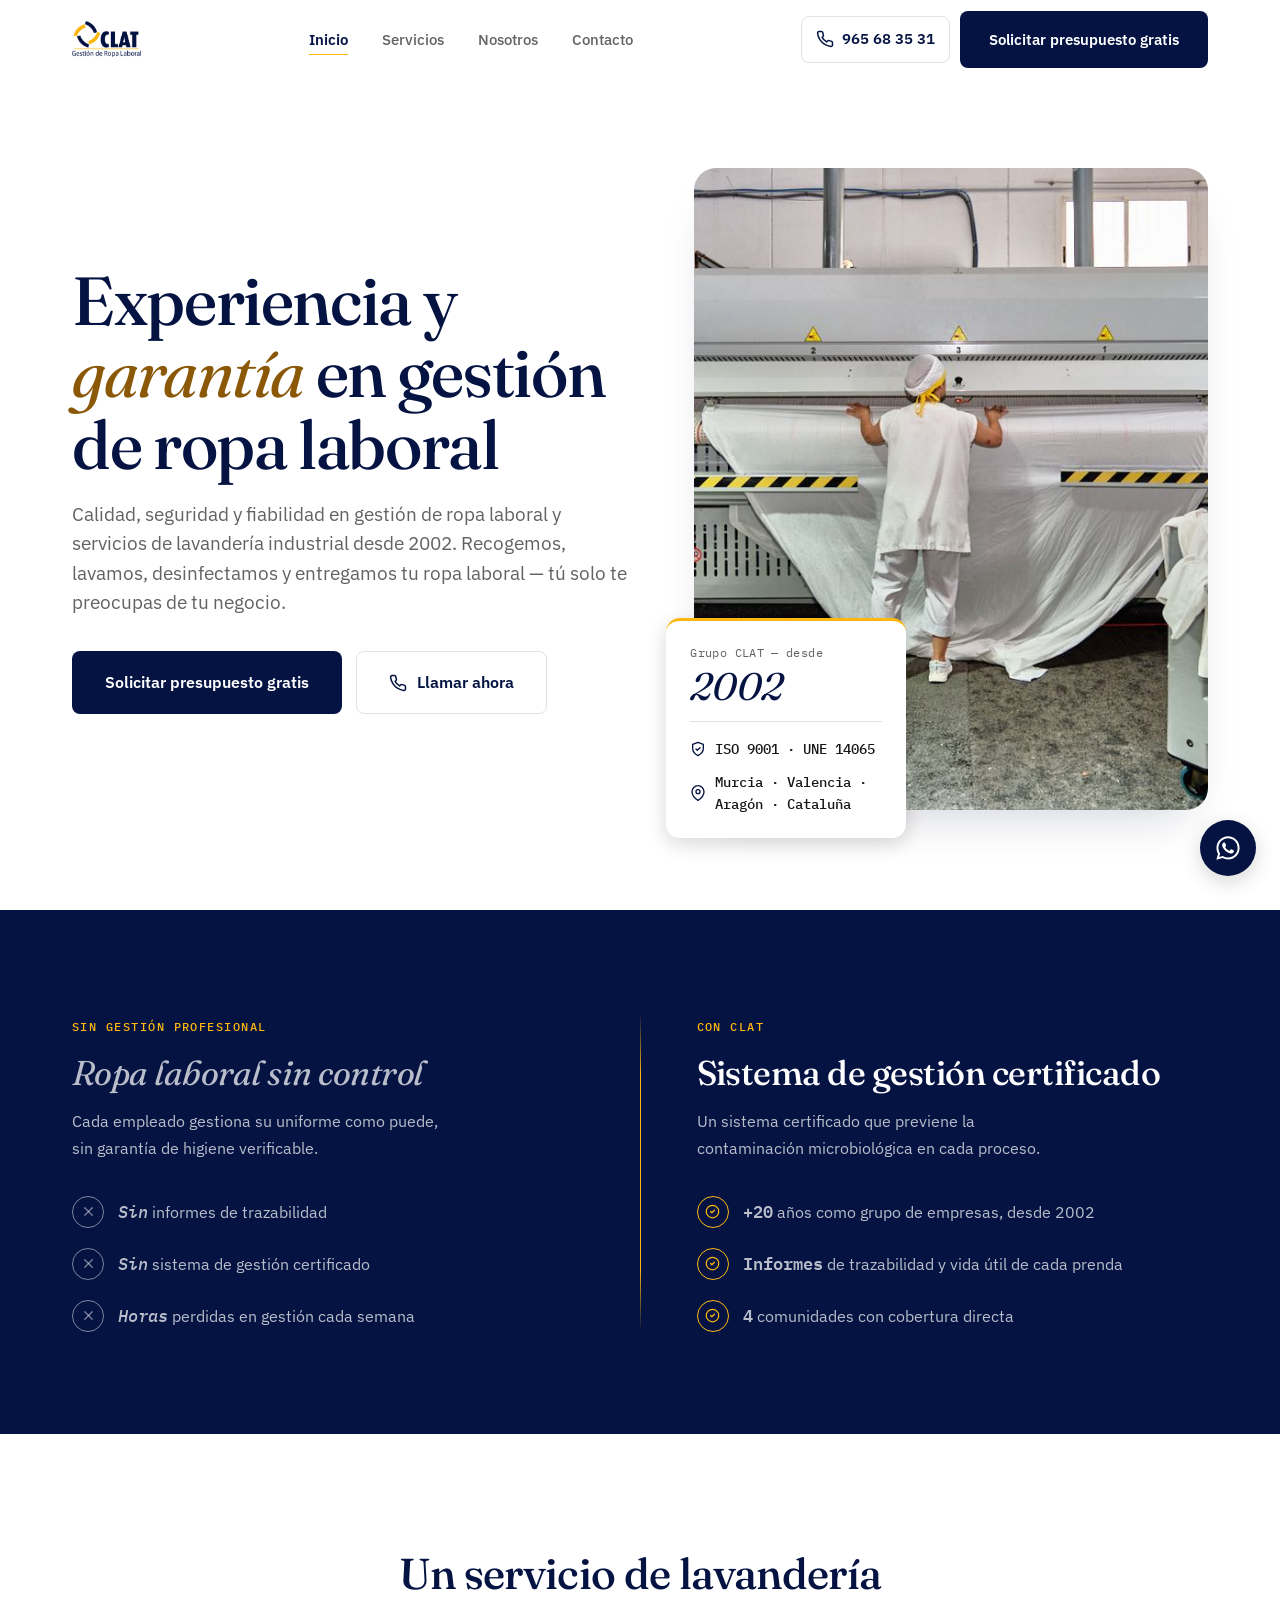
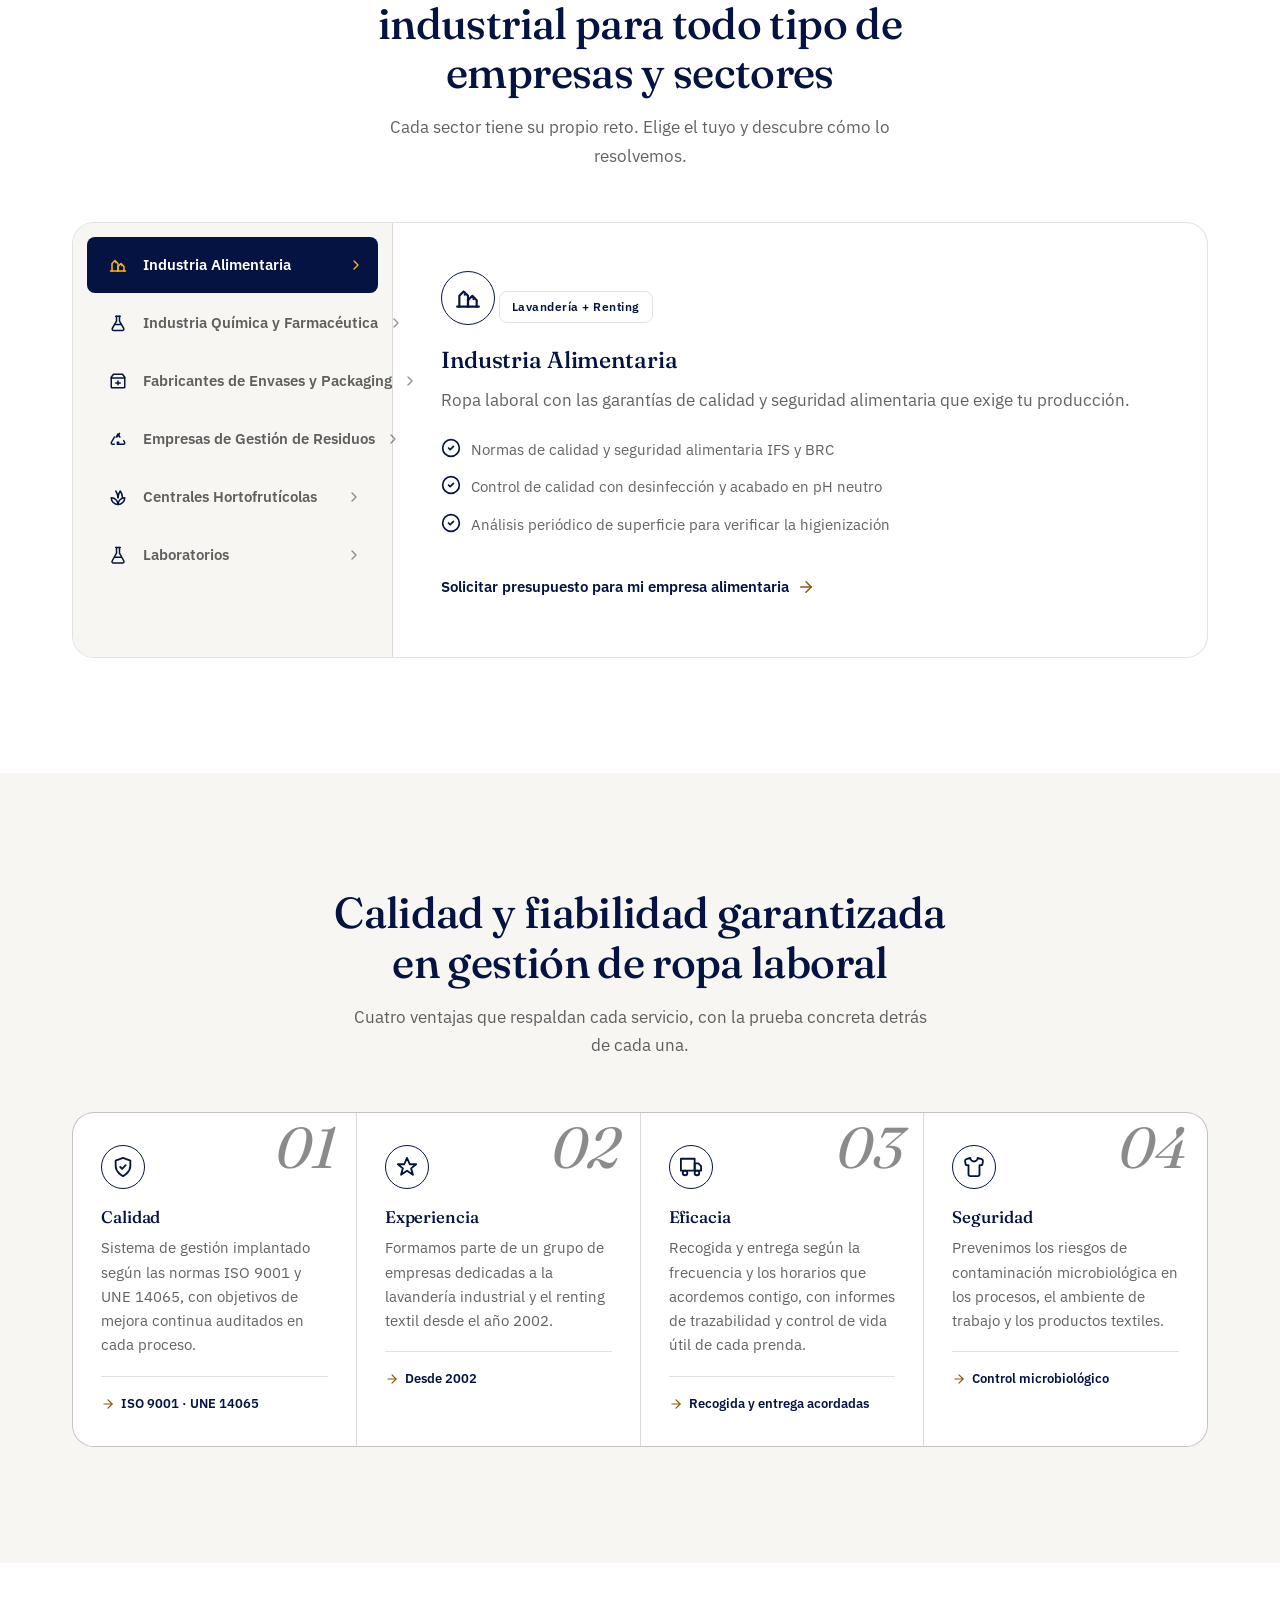
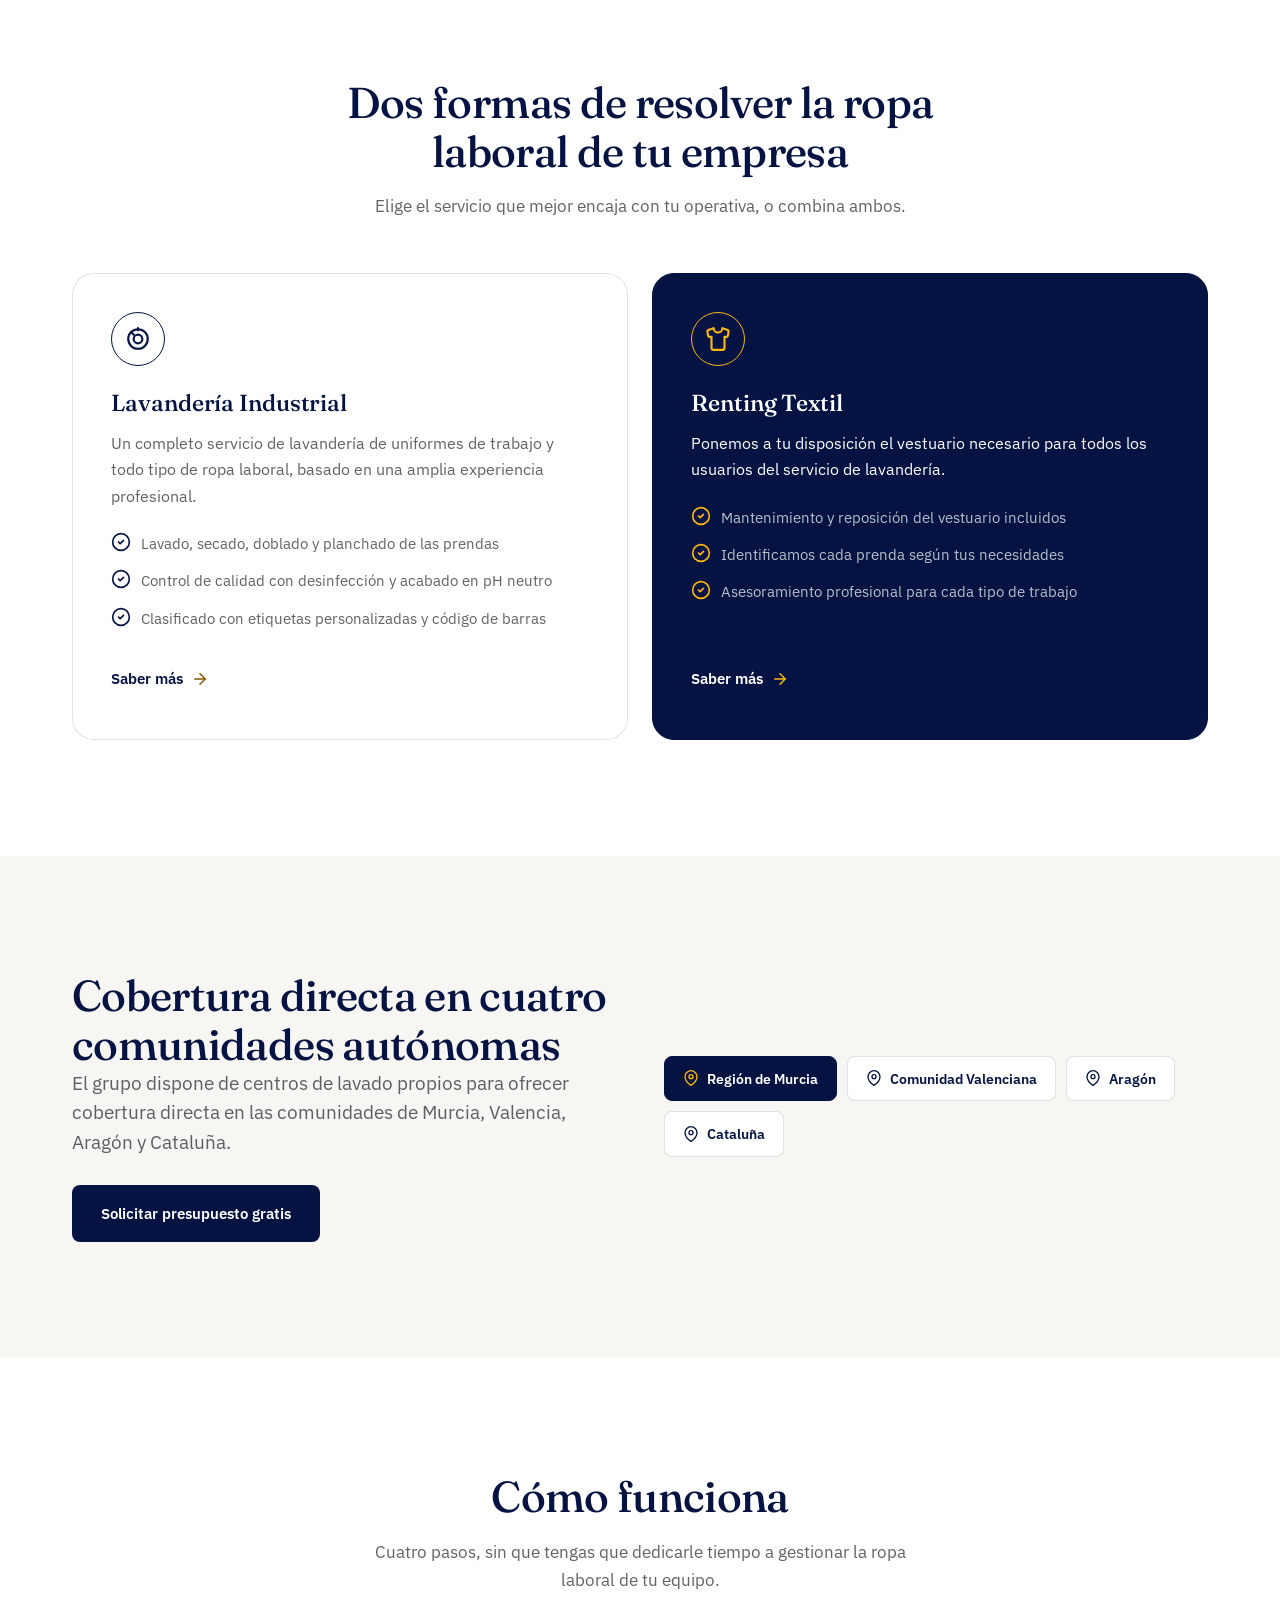
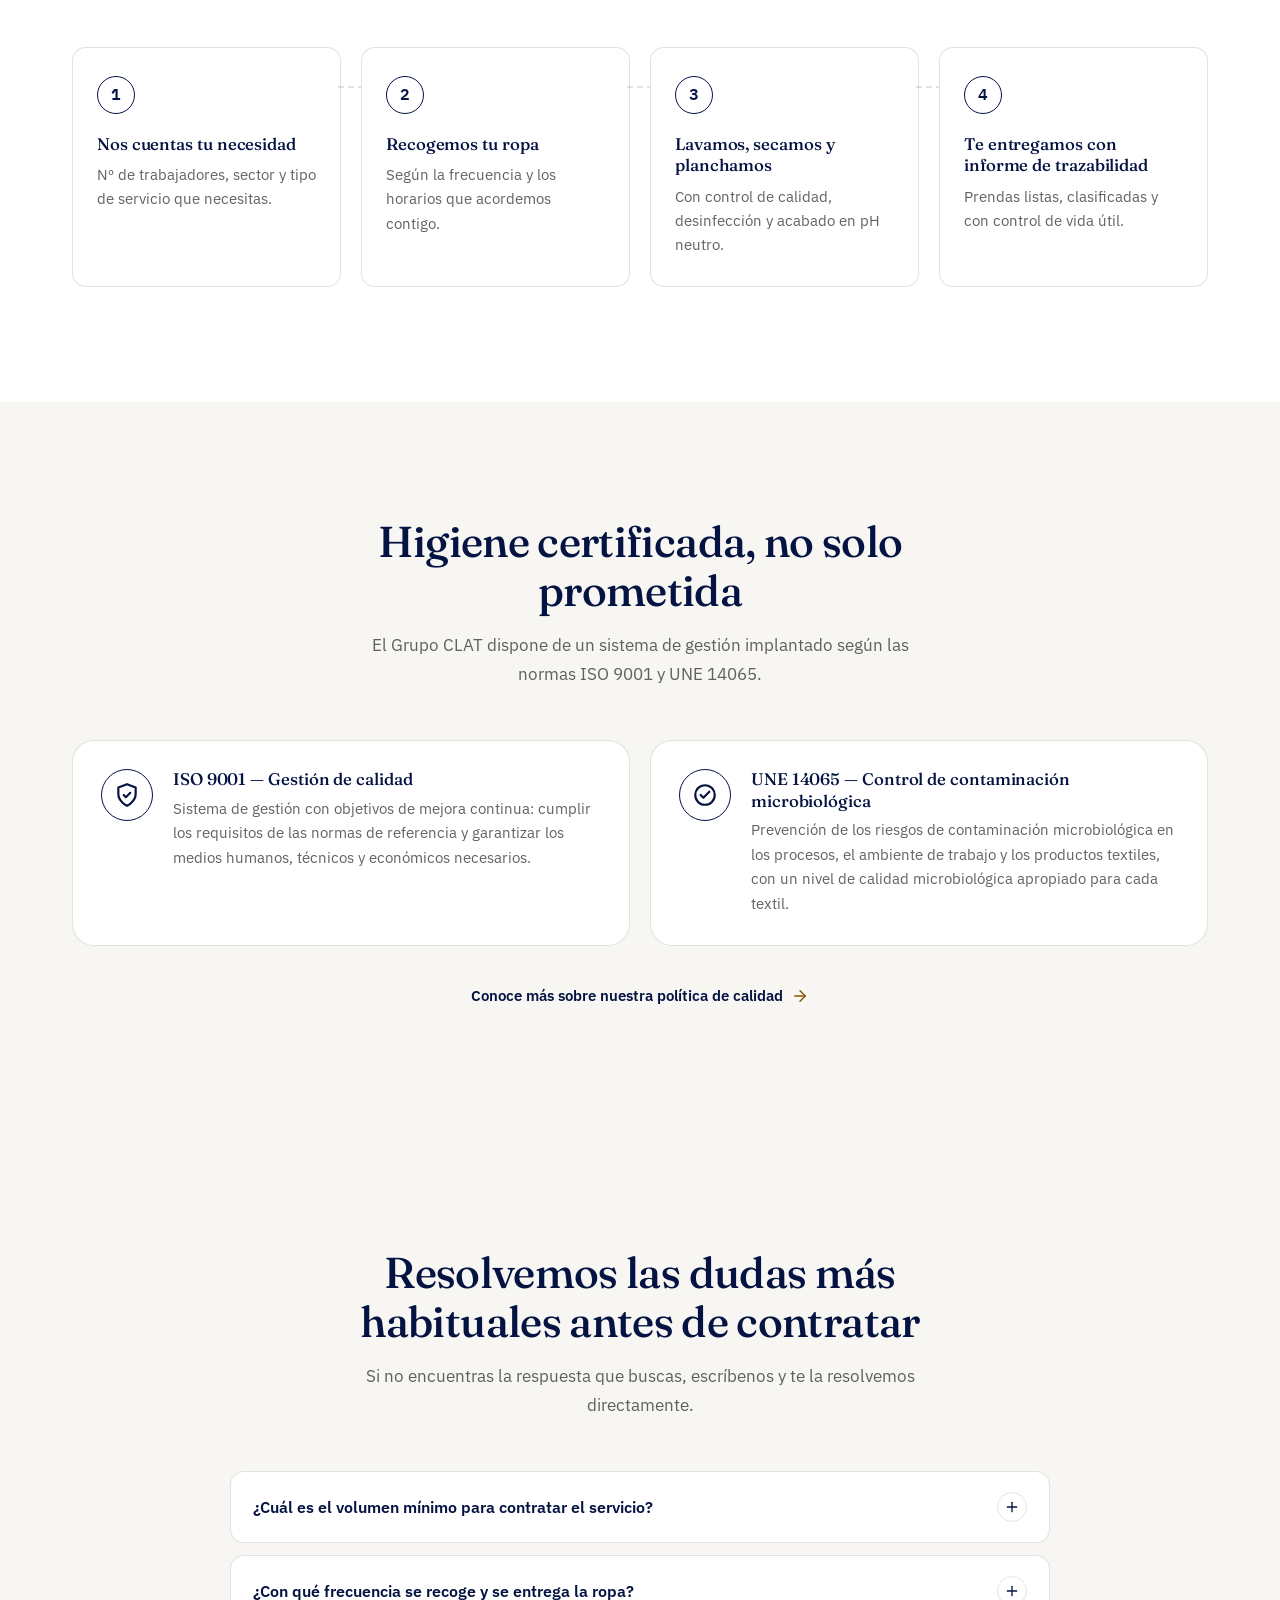
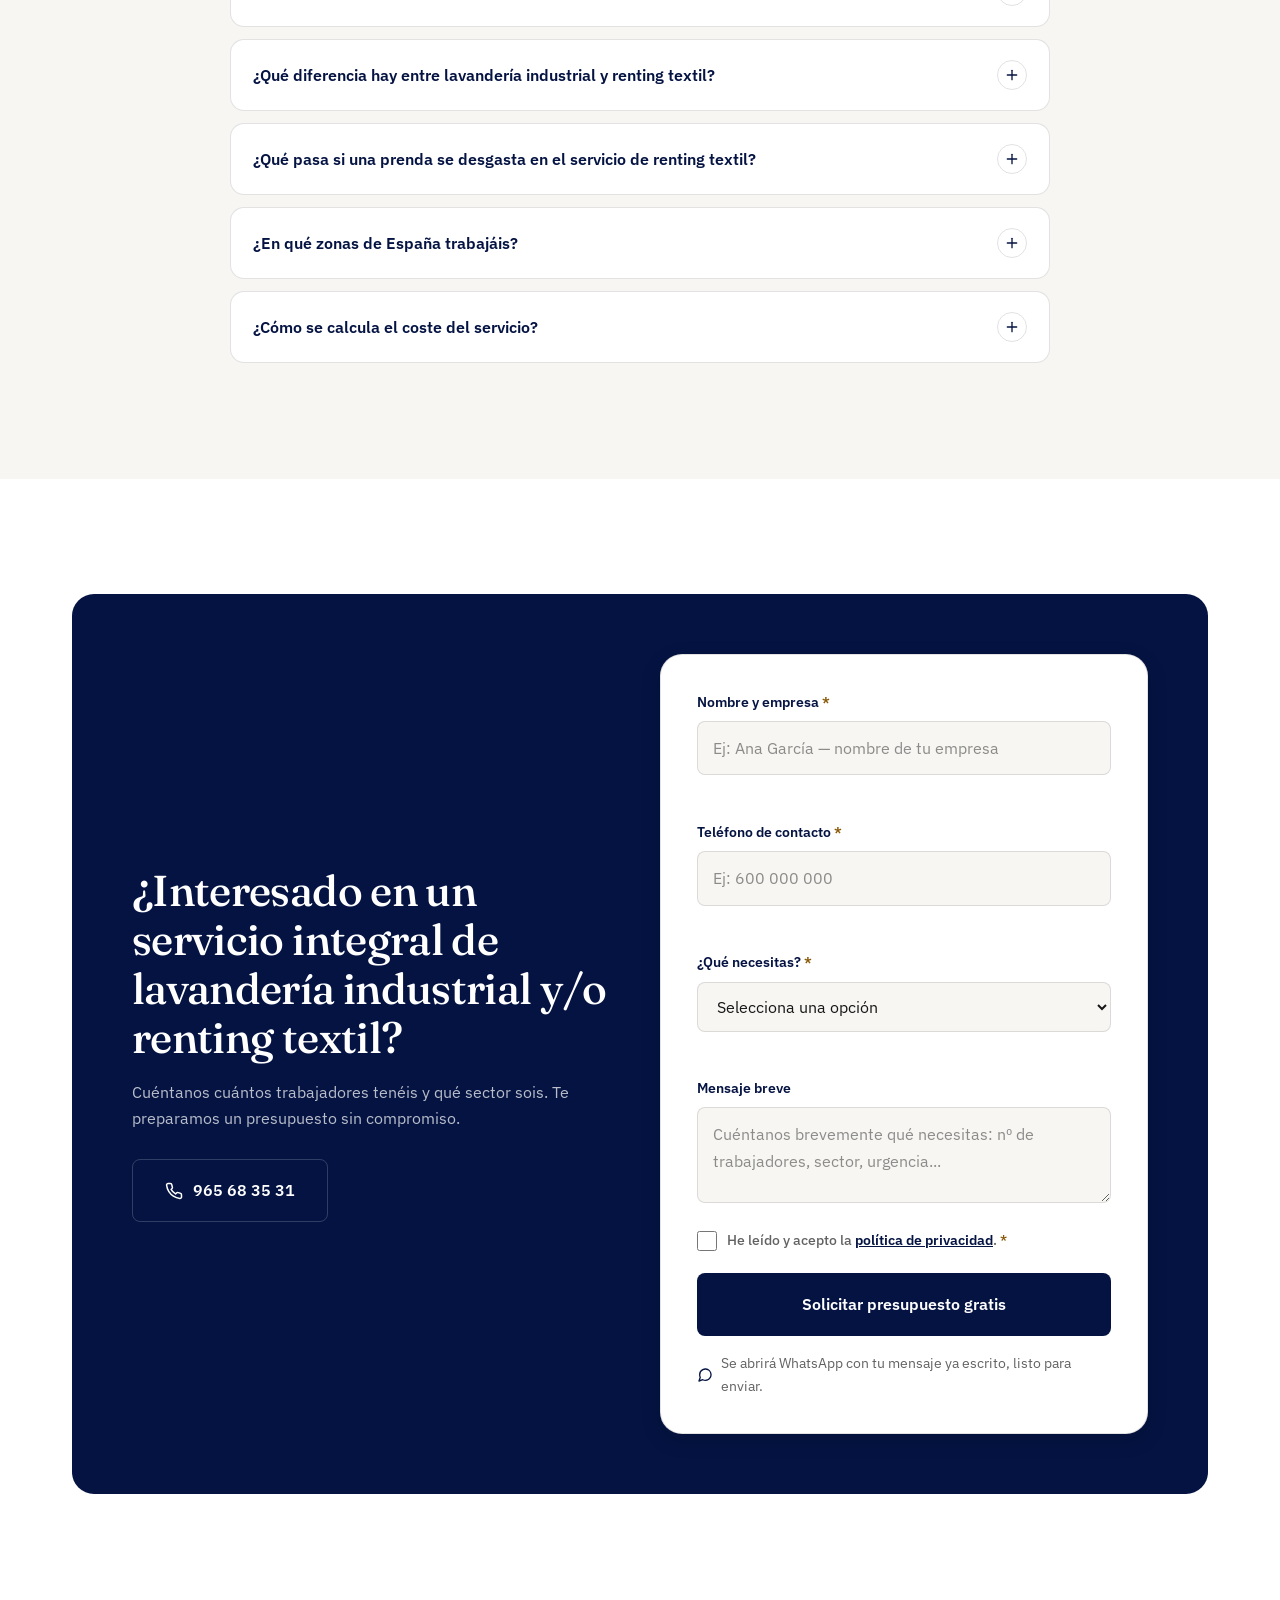
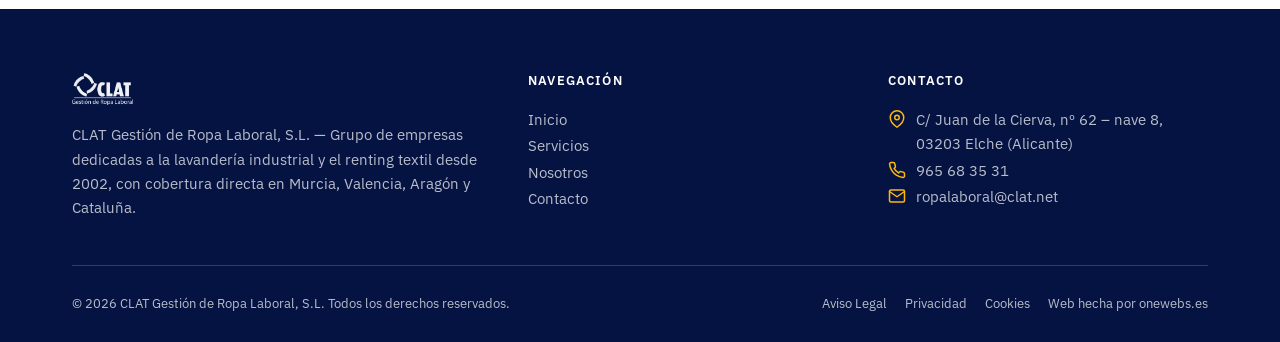
<file: index.html>
<!doctype html>
<html lang="es">
<head>
<meta charset="UTF-8">
<meta name="viewport" content="width=device-width, initial-scale=1.0">
<meta name="theme-color" content="#041342">
<title>Lavandería Industrial y Renting Textil | CLAT Gestión de Ropa Laboral</title>
<meta name="description" content="Servicios de lavandería industrial y renting textil desde 2002. Cobertura directa en Murcia, Valencia, Aragón y Cataluña. Calidad, experiencia y seguridad certificadas ISO 9001 y UNE 14065.">
<link rel="canonical" href="https://davidpinop.github.io/Clat-Ropa/">
<link rel="icon" href="images/logo-clat.png" type="image/png">
<meta property="og:type" content="website">
<meta property="og:site_name" content="CLAT — Gestión de Ropa Laboral">
<meta property="og:title" content="Lavandería Industrial y Renting Textil | CLAT Gestión de Ropa Laboral">
<meta property="og:description" content="Servicios de lavandería industrial y renting textil desde 2002. Cobertura directa en Murcia, Valencia, Aragón y Cataluña. Calidad, experiencia y seguridad certificadas ISO 9001 y UNE 14065.">
<meta property="og:url" content="https://davidpinop.github.io/Clat-Ropa/">
<meta property="og:image" content="https://davidpinop.github.io/Clat-Ropa/images/logo-clat.png">
<meta property="og:locale" content="es_ES">
<meta name="twitter:card" content="summary">
<meta name="twitter:title" content="Lavandería Industrial y Renting Textil | CLAT Gestión de Ropa Laboral">
<meta name="twitter:description" content="Servicios de lavandería industrial y renting textil desde 2002. Cobertura directa en Murcia, Valencia, Aragón y Cataluña. Calidad, experiencia y seguridad certificadas ISO 9001 y UNE 14065.">
<meta name="twitter:image" content="https://davidpinop.github.io/Clat-Ropa/images/logo-clat.png">
<link rel="preconnect" href="https://fonts.googleapis.com">
<link rel="preconnect" href="https://fonts.gstatic.com" crossorigin>
<link href="https://fonts.googleapis.com/css2?family=Fraunces:ital,opsz,wght@0,9..144,300;0,9..144,400;0,9..144,500;0,9..144,600;1,9..144,400;1,9..144,500&amp;family=IBM+Plex+Sans:wght@400;500;600;700&amp;family=IBM+Plex+Mono:wght@400;500;600;700&amp;display=swap" rel="stylesheet">
<link rel="stylesheet" href="css/styles.css">
<noscript><style>.reveal{opacity:1!important;transform:none!important}</style></noscript>
<script type="application/ld+json">
{
  "@context": "https://schema.org",
  "@type": "DryCleaningOrLaundry",
  "name": "CLAT Gestión de Ropa Laboral",
  "image": "https://davidpinop.github.io/Clat-Ropa/images/logo-clat.png",
  "url": "https://davidpinop.github.io/Clat-Ropa/",
  "telephone": "+34965683531",
  "email": "ropalaboral@clat.net",
  "address": {
    "@type": "PostalAddress",
    "streetAddress": "C/ Juan de la Cierva, nº 62 – nave 8",
    "addressLocality": "Elche",
    "postalCode": "03203",
    "addressRegion": "Alicante",
    "addressCountry": "ES"
  },
  "areaServed": ["Región de Murcia", "Comunidad Valenciana", "Aragón", "Cataluña"],
  "makesOffer": [
    { "@type": "Offer", "itemOffered": { "@type": "Service", "name": "Lavandería industrial de ropa laboral" } },
    { "@type": "Offer", "itemOffered": { "@type": "Service", "name": "Renting textil de uniformes" } }
  ]
}
</script>
<script type="application/ld+json">
{
  "@context": "https://schema.org",
  "@type": "FAQPage",
  "mainEntity": [
    {
      "@type": "Question",
      "name": "¿Cuál es el volumen mínimo para contratar el servicio?",
      "acceptedAnswer": { "@type": "Answer", "text": "Trabajamos con empresas de cualquier tamaño, desde equipos pequeños hasta plantillas numerosas. Cuéntanos cuántos trabajadores tenéis y adaptamos la propuesta a tu volumen." }
    },
    {
      "@type": "Question",
      "name": "¿Con qué frecuencia se recoge y se entrega la ropa?",
      "acceptedAnswer": { "@type": "Answer", "text": "La recogida y entrega se organiza según la frecuencia y los horarios que acordemos contigo, ajustados a tu operativa diaria." }
    },
    {
      "@type": "Question",
      "name": "¿Qué diferencia hay entre lavandería industrial y renting textil?",
      "acceptedAnswer": { "@type": "Answer", "text": "En la lavandería industrial lavamos, secamos, doblamos y planchamos la ropa que ya tiene tu empresa. En el renting textil, además, ponemos a tu disposición el vestuario necesario y nos encargamos de su mantenimiento y reposición." }
    },
    {
      "@type": "Question",
      "name": "¿Qué pasa si una prenda se desgasta en el servicio de renting textil?",
      "acceptedAnswer": { "@type": "Answer", "text": "El servicio de renting textil incluye el mantenimiento y la reposición del vestuario, así que no tienes que gestionarlo tú." }
    },
    {
      "@type": "Question",
      "name": "¿En qué zonas de España trabajáis?",
      "acceptedAnswer": { "@type": "Answer", "text": "El grupo dispone de centros de lavado propios para ofrecer cobertura directa en las comunidades de Murcia, Valencia, Aragón y Cataluña." }
    },
    {
      "@type": "Question",
      "name": "¿Cómo se calcula el coste del servicio?",
      "acceptedAnswer": { "@type": "Answer", "text": "El coste se ajusta al volumen y al tipo de servicio contratado. Te lo detallamos en un presupuesto sin compromiso adaptado a tu empresa." }
    }
  ]
}
</script>
</head>
<body>

<!-- ============================= HEADER ============================= -->
<header class="site-header">
  <div class="container">
    <a href="index.html" class="brand" aria-label="CLAT — Inicio">
      <img src="images/logo-clat.png" alt="CLAT — Gestión de Ropa Laboral" width="413" height="215">
    </a>

    <nav class="main-nav" aria-label="Navegación principal">
      <ul>
        <li><a href="index.html" class="is-active">Inicio</a></li>
        <li><a href="servicios.html">Servicios</a></li>
        <li><a href="nosotros.html">Nosotros</a></li>
        <li><a href="contacto.html">Contacto</a></li>
      </ul>
    </nav>

    <div class="header-actions">
      <a href="tel:965683531" class="header-tel">
        <svg viewBox="0 0 24 24" fill="none" stroke="currentColor" stroke-width="2" stroke-linecap="round" stroke-linejoin="round"><path d="M22 16.92v3a2 2 0 0 1-2.18 2 19.79 19.79 0 0 1-8.63-3.07 19.5 19.5 0 0 1-6-6 19.79 19.79 0 0 1-3.07-8.67A2 2 0 0 1 4.11 2h3a2 2 0 0 1 2 1.72c.127.96.362 1.903.7 2.81a2 2 0 0 1-.45 2.11L8.09 9.91a16 16 0 0 0 6 6l1.27-1.27a2 2 0 0 1 2.11-.45c.907.338 1.85.573 2.81.7A2 2 0 0 1 22 16.92z"/></svg>
        965 68 35 31
      </a>
      <a href="contacto.html" class="btn btn-primary">Solicitar presupuesto gratis</a>
    </div>

    <button class="menu-toggle" aria-label="Abrir menú" aria-expanded="false">
      <svg class="icon-open" viewBox="0 0 24 24" fill="none" stroke="currentColor" stroke-width="2" stroke-linecap="round" stroke-linejoin="round"><line x1="4" y1="7" x2="20" y2="7"/><line x1="4" y1="12" x2="20" y2="12"/><line x1="4" y1="17" x2="20" y2="17"/></svg>
      <svg class="icon-close" viewBox="0 0 24 24" fill="none" stroke="currentColor" stroke-width="2" stroke-linecap="round" stroke-linejoin="round" style="display:none"><line x1="18" y1="6" x2="6" y2="18"/><line x1="6" y1="6" x2="18" y2="18"/></svg>
    </button>
  </div>
</header>

<div class="mobile-menu" id="mobileMenu">
  <a href="tel:965683531" class="header-tel">
    <svg viewBox="0 0 24 24" fill="none" stroke="currentColor" stroke-width="2" stroke-linecap="round" stroke-linejoin="round"><path d="M22 16.92v3a2 2 0 0 1-2.18 2 19.79 19.79 0 0 1-8.63-3.07 19.5 19.5 0 0 1-6-6 19.79 19.79 0 0 1-3.07-8.67A2 2 0 0 1 4.11 2h3a2 2 0 0 1 2 1.72c.127.96.362 1.903.7 2.81a2 2 0 0 1-.45 2.11L8.09 9.91a16 16 0 0 0 6 6l1.27-1.27a2 2 0 0 1 2.11-.45c.907.338 1.85.573 2.81.7A2 2 0 0 1 22 16.92z"/></svg>
    Llamar: 965 68 35 31
  </a>
  <ul>
    <li><a href="index.html" class="is-active">Inicio</a></li>
    <li><a href="servicios.html">Servicios</a></li>
    <li><a href="nosotros.html">Nosotros</a></li>
    <li><a href="contacto.html">Contacto</a></li>
  </ul>
  <a href="contacto.html" class="btn btn-primary btn-block">Solicitar presupuesto gratis</a>
</div>

<main>

<!-- ============================= HERO ============================= -->
<!-- Titular y subtítulo tomados literalmente de clatgestionropalaboral.com -->
<section class="hero">
  <div class="container">
    <div class="hero-grid">
      <div>
        <h1>Experiencia y <em>garantía</em> en gestión de ropa laboral</h1>
        <p class="text-lede">Calidad, seguridad y fiabilidad en gestión de ropa laboral y servicios de lavandería industrial desde 2002. Recogemos, lavamos, desinfectamos y entregamos tu ropa laboral — tú solo te preocupas de tu negocio.</p>
        <div class="cta-row">
          <a href="contacto.html" class="btn btn-primary btn-lg">Solicitar presupuesto gratis</a>
          <a href="tel:965683531" class="btn btn-secondary btn-lg">
            <svg viewBox="0 0 24 24" fill="none" stroke="currentColor" stroke-width="2" stroke-linecap="round" stroke-linejoin="round"><path d="M22 16.92v3a2 2 0 0 1-2.18 2 19.79 19.79 0 0 1-8.63-3.07 19.5 19.5 0 0 1-6-6 19.79 19.79 0 0 1-3.07-8.67A2 2 0 0 1 4.11 2h3a2 2 0 0 1 2 1.72c.127.96.362 1.903.7 2.81a2 2 0 0 1-.45 2.11L8.09 9.91a16 16 0 0 0 6 6l1.27-1.27a2 2 0 0 1 2.11-.45c.907.338 1.85.573 2.81.7A2 2 0 0 1 22 16.92z"/></svg>
            Llamar ahora
          </a>
        </div>
      </div>

      <div class="hero-visual">
        <div class="hero-photo-frame">
          <img src="images/hero-lavanderia.jpg" srcset="images/hero-lavanderia-small.jpg 560w, images/hero-lavanderia.jpg 1000w" sizes="(max-width: 1023px) 90vw, 480px" alt="Trabajadora de CLAT operando una calandra de planchado industrial en la planta de Elche" width="1000" height="1250">
        </div>
        <div class="hero-credential">
          <div class="credential-label">Grupo CLAT — desde</div>
          <div class="credential-year">2002</div>
          <div class="credential-divider"></div>
          <div class="credential-row">
            <svg viewBox="0 0 24 24" fill="none" stroke="currentColor" stroke-width="2" stroke-linecap="round" stroke-linejoin="round"><path d="M12 22s8-4 8-11V5l-8-3-8 3v6c0 7 8 11 8 11z"/><path d="M9 12l2 2 4-4"/></svg>
            ISO 9001 · UNE 14065
          </div>
          <div class="credential-row">
            <svg viewBox="0 0 24 24" fill="none" stroke="currentColor" stroke-width="2" stroke-linecap="round" stroke-linejoin="round"><path d="M21 10c0 7-9 13-9 13s-9-6-9-13a9 9 0 0 1 18 0z"/><circle cx="12" cy="10" r="3"/></svg>
            Murcia · Valencia · Aragón · Cataluña
          </div>
        </div>
      </div>
    </div>
  </div>
</section>

<!-- ============================= CONTROL DE CALIDAD (elemento firma) ============================= -->
<!-- Copia basada en los objetivos de calidad reales publicados en
     clatgestionropalaboral.com/politica-de-calidad/: "prevenir los
     riesgos de contaminación microbiológica en los procesos, ambiente
     de trabajo y de los productos textiles". -->
<section class="barrier-split reveal">
  <div class="container">
    <div class="barrier-side is-sucio">
      <span class="barrier-label">Sin gestión profesional</span>
      <h2>Ropa laboral sin control</h2>
      <p class="barrier-copy">Cada empleado gestiona su uniforme como puede, sin garantía de higiene verificable.</p>
      <div class="barrier-facts">
        <div class="barrier-fact">
          <span class="barrier-fact-icon"><svg viewBox="0 0 24 24" fill="none" stroke="currentColor" stroke-width="2" stroke-linecap="round" stroke-linejoin="round"><line x1="18" y1="6" x2="6" y2="18"/><line x1="6" y1="6" x2="18" y2="18"/></svg></span>
          <span><span class="fact-mark mono">Sin</span> informes de trazabilidad</span>
        </div>
        <div class="barrier-fact">
          <span class="barrier-fact-icon"><svg viewBox="0 0 24 24" fill="none" stroke="currentColor" stroke-width="2" stroke-linecap="round" stroke-linejoin="round"><line x1="18" y1="6" x2="6" y2="18"/><line x1="6" y1="6" x2="18" y2="18"/></svg></span>
          <span><span class="fact-mark mono">Sin</span> sistema de gestión certificado</span>
        </div>
        <div class="barrier-fact">
          <span class="barrier-fact-icon"><svg viewBox="0 0 24 24" fill="none" stroke="currentColor" stroke-width="2" stroke-linecap="round" stroke-linejoin="round"><line x1="18" y1="6" x2="6" y2="18"/><line x1="6" y1="6" x2="18" y2="18"/></svg></span>
          <span><span class="fact-mark mono">Horas</span> perdidas en gestión cada semana</span>
        </div>
      </div>
    </div>

    <div class="barrier-seam-mobile" aria-hidden="true"></div>
    <div class="barrier-seam" aria-hidden="true"></div>

    <div class="barrier-side is-limpio">
      <span class="barrier-label">Con CLAT</span>
      <h2>Sistema de gestión certificado</h2>
      <p class="barrier-copy">Un sistema certificado que previene la contaminación microbiológica en cada proceso.</p>
      <div class="barrier-facts">
        <div class="barrier-fact">
          <span class="barrier-fact-icon"><svg viewBox="0 0 24 24" fill="none" stroke="currentColor" stroke-width="2" stroke-linecap="round" stroke-linejoin="round"><path d="M9 12l2 2 4-4"/><circle cx="12" cy="12" r="10"/></svg></span>
          <span><span class="fact-mark mono stat-number" data-count="20" data-prefix="+">0</span> años como grupo de empresas, desde 2002</span>
        </div>
        <div class="barrier-fact">
          <span class="barrier-fact-icon"><svg viewBox="0 0 24 24" fill="none" stroke="currentColor" stroke-width="2" stroke-linecap="round" stroke-linejoin="round"><path d="M9 12l2 2 4-4"/><circle cx="12" cy="12" r="10"/></svg></span>
          <span><span class="fact-mark mono">Informes</span> de trazabilidad y vida útil de cada prenda</span>
        </div>
        <div class="barrier-fact">
          <span class="barrier-fact-icon"><svg viewBox="0 0 24 24" fill="none" stroke="currentColor" stroke-width="2" stroke-linecap="round" stroke-linejoin="round"><path d="M9 12l2 2 4-4"/><circle cx="12" cy="12" r="10"/></svg></span>
          <span><span class="fact-mark mono">4</span> comunidades con cobertura directa</span>
        </div>
      </div>
    </div>
  </div>
</section>

<!-- ============================= SECTORES ============================= -->
<!-- Sectores tal como los enumera clatgestionropalaboral.com -->
<section class="section-pad" id="sectores">
  <div class="container">
    <div class="section-head center reveal">
      <h2>Un servicio de lavandería industrial para todo tipo de empresas y sectores</h2>
      <p>Cada sector tiene su propio reto. Elige el tuyo y descubre cómo lo resolvemos.</p>
    </div>

    <div class="sector-explorer reveal" data-sector-explorer>
      <div class="sector-tabs" role="tablist" aria-label="Sectores atendidos" data-sector-tabs>
        <span class="sector-tab-indicator" aria-hidden="true" data-sector-indicator></span>

        <button class="sector-tab is-active" role="tab" aria-selected="true" aria-controls="panel-alimentaria" id="tab-alimentaria" data-sector-tab="alimentaria">
          <span class="sector-tab-icon"><svg viewBox="0 0 24 24" fill="none" stroke="currentColor" stroke-width="2" stroke-linecap="round" stroke-linejoin="round"><path d="M2 20h20"/><path d="M4 20V10l4-4 4 4v10"/><path d="M12 20v-6l4-4 4 4v6"/><path d="M9 9h.01"/><path d="M17 13h.01"/></svg></span>
          <span class="sector-tab-label">Industria Alimentaria</span>
          <svg class="sector-tab-arrow" viewBox="0 0 24 24" fill="none" stroke="currentColor" stroke-width="2" stroke-linecap="round" stroke-linejoin="round"><polyline points="9 18 15 12 9 6"/></svg>
        </button>

        <button class="sector-tab" role="tab" aria-selected="false" aria-controls="panel-quimica" id="tab-quimica" data-sector-tab="quimica" tabindex="-1">
          <span class="sector-tab-icon"><svg viewBox="0 0 24 24" fill="none" stroke="currentColor" stroke-width="2" stroke-linecap="round" stroke-linejoin="round"><path d="M9 3h6"/><path d="M10 3v6.5L4.5 19a2 2 0 0 0 1.8 3h11.4a2 2 0 0 0 1.8-3L14 9.5V3"/><path d="M8.5 14h7"/></svg></span>
          <span class="sector-tab-label">Industria Química y Farmacéutica</span>
          <svg class="sector-tab-arrow" viewBox="0 0 24 24" fill="none" stroke="currentColor" stroke-width="2" stroke-linecap="round" stroke-linejoin="round"><polyline points="9 18 15 12 9 6"/></svg>
        </button>

        <button class="sector-tab" role="tab" aria-selected="false" aria-controls="panel-packaging" id="tab-packaging" data-sector-tab="packaging" tabindex="-1">
          <span class="sector-tab-icon"><svg viewBox="0 0 24 24" fill="none" stroke="currentColor" stroke-width="2" stroke-linecap="round" stroke-linejoin="round"><path d="M21 8V7l-3-4H6L3 7v1"/><path d="M3 8h18v12a1 1 0 0 1-1 1H4a1 1 0 0 1-1-1V8z"/><path d="M12 12v5"/><path d="M9 14.5h6"/></svg></span>
          <span class="sector-tab-label">Fabricantes de Envases y Packaging</span>
          <svg class="sector-tab-arrow" viewBox="0 0 24 24" fill="none" stroke="currentColor" stroke-width="2" stroke-linecap="round" stroke-linejoin="round"><polyline points="9 18 15 12 9 6"/></svg>
        </button>

        <button class="sector-tab" role="tab" aria-selected="false" aria-controls="panel-residuos" id="tab-residuos" data-sector-tab="residuos" tabindex="-1">
          <span class="sector-tab-icon"><svg viewBox="0 0 24 24" fill="none" stroke="currentColor" stroke-width="2" stroke-linecap="round" stroke-linejoin="round"><path d="M7 19H4.815a1.83 1.83 0 0 1-1.57-.881 1.785 1.785 0 0 1-.004-1.784L7.196 9.5"/><path d="M11 19h8.203a1.83 1.83 0 0 0 1.556-.89 1.784 1.784 0 0 0 0-1.775l-1.226-2.12"/><path d="M14.5 9.5 12 5.114"/><path d="m9.5 9.5 2-3.464"/><path d="m14 4.5-2.5 4.33"/><circle cx="12" cy="17" r="1"/></svg></span>
          <span class="sector-tab-label">Empresas de Gestión de Residuos</span>
          <svg class="sector-tab-arrow" viewBox="0 0 24 24" fill="none" stroke="currentColor" stroke-width="2" stroke-linecap="round" stroke-linejoin="round"><polyline points="9 18 15 12 9 6"/></svg>
        </button>

        <button class="sector-tab" role="tab" aria-selected="false" aria-controls="panel-hortofruticola" id="tab-hortofruticola" data-sector-tab="hortofruticola" tabindex="-1">
          <span class="sector-tab-icon"><svg viewBox="0 0 24 24" fill="none" stroke="currentColor" stroke-width="2" stroke-linecap="round" stroke-linejoin="round"><path d="M12 22c4.97 0 9-4.03 9-9-4.97 0-9 4.03-9 9z"/><path d="M12 22C7.03 22 3 17.97 3 13c4.97 0 9 4.03 9 9z"/><path d="M12 13c0-5 3-9 3-9s3 4 3 9"/><path d="M12 13c0-5-3-9-3-9"/></svg></span>
          <span class="sector-tab-label">Centrales Hortofrutícolas</span>
          <svg class="sector-tab-arrow" viewBox="0 0 24 24" fill="none" stroke="currentColor" stroke-width="2" stroke-linecap="round" stroke-linejoin="round"><polyline points="9 18 15 12 9 6"/></svg>
        </button>

        <button class="sector-tab" role="tab" aria-selected="false" aria-controls="panel-laboratorios" id="tab-laboratorios" data-sector-tab="laboratorios" tabindex="-1">
          <span class="sector-tab-icon"><svg viewBox="0 0 24 24" fill="none" stroke="currentColor" stroke-width="2" stroke-linecap="round" stroke-linejoin="round"><path d="M9 2h6"/><path d="M10 2v7.5L4.2 20a1.8 1.8 0 0 0 1.6 2.6h12.4a1.8 1.8 0 0 0 1.6-2.6L14 9.5V2"/><path d="M7.5 15h9"/></svg></span>
          <span class="sector-tab-label">Laboratorios</span>
          <svg class="sector-tab-arrow" viewBox="0 0 24 24" fill="none" stroke="currentColor" stroke-width="2" stroke-linecap="round" stroke-linejoin="round"><polyline points="9 18 15 12 9 6"/></svg>
        </button>
      </div>

      <div class="sector-panels">
        <div class="sector-panel-item is-active" id="panel-alimentaria" role="tabpanel" aria-labelledby="tab-alimentaria" tabindex="0">
          <div class="sector-panel-icon"><svg viewBox="0 0 24 24" fill="none" stroke="currentColor" stroke-width="2" stroke-linecap="round" stroke-linejoin="round"><path d="M2 20h20"/><path d="M4 20V10l4-4 4 4v10"/><path d="M12 20v-6l4-4 4 4v6"/><path d="M9 9h.01"/><path d="M17 13h.01"/></svg></div>
          <span class="badge">Lavandería + Renting</span>
          <h3>Industria Alimentaria</h3>
          <p class="text-lede">Ropa laboral con las garantías de calidad y seguridad alimentaria que exige tu producción.</p>
          <ul class="check-list">
            <li><svg viewBox="0 0 24 24" fill="none" stroke="currentColor" stroke-width="2" stroke-linecap="round" stroke-linejoin="round"><path d="M9 12l2 2 4-4"/><circle cx="12" cy="12" r="10"/></svg>Normas de calidad y seguridad alimentaria IFS y BRC</li>
            <li><svg viewBox="0 0 24 24" fill="none" stroke="currentColor" stroke-width="2" stroke-linecap="round" stroke-linejoin="round"><path d="M9 12l2 2 4-4"/><circle cx="12" cy="12" r="10"/></svg>Control de calidad con desinfección y acabado en pH neutro</li>
            <li><svg viewBox="0 0 24 24" fill="none" stroke="currentColor" stroke-width="2" stroke-linecap="round" stroke-linejoin="round"><path d="M9 12l2 2 4-4"/><circle cx="12" cy="12" r="10"/></svg>Análisis periódico de superficie para verificar la higienización</li>
          </ul>
          <a href="contacto.html" class="service-link">Solicitar presupuesto para mi empresa alimentaria<svg viewBox="0 0 24 24" fill="none" stroke="currentColor" stroke-width="2" stroke-linecap="round" stroke-linejoin="round"><line x1="5" y1="12" x2="19" y2="12"/><polyline points="12 5 19 12 12 19"/></svg></a>
        </div>

        <div class="sector-panel-item" id="panel-quimica" role="tabpanel" aria-labelledby="tab-quimica" tabindex="0">
          <div class="sector-panel-icon"><svg viewBox="0 0 24 24" fill="none" stroke="currentColor" stroke-width="2" stroke-linecap="round" stroke-linejoin="round"><path d="M9 3h6"/><path d="M10 3v6.5L4.5 19a2 2 0 0 0 1.8 3h11.4a2 2 0 0 0 1.8-3L14 9.5V3"/><path d="M8.5 14h7"/></svg></div>
          <span class="badge">Renting textil</span>
          <h3>Industria Química y Farmacéutica</h3>
          <p class="text-lede">Indumentaria especializada e identificada para un entorno de trabajo exigente.</p>
          <ul class="check-list">
            <li><svg viewBox="0 0 24 24" fill="none" stroke="currentColor" stroke-width="2" stroke-linecap="round" stroke-linejoin="round"><path d="M9 12l2 2 4-4"/><circle cx="12" cy="12" r="10"/></svg>Asesoramiento profesional de prendas para cada tipo de trabajo</li>
            <li><svg viewBox="0 0 24 24" fill="none" stroke="currentColor" stroke-width="2" stroke-linecap="round" stroke-linejoin="round"><path d="M9 12l2 2 4-4"/><circle cx="12" cy="12" r="10"/></svg>Mantenimiento y reposición del vestuario incluidos</li>
            <li><svg viewBox="0 0 24 24" fill="none" stroke="currentColor" stroke-width="2" stroke-linecap="round" stroke-linejoin="round"><path d="M9 12l2 2 4-4"/><circle cx="12" cy="12" r="10"/></svg>Sistema de gestión certificado ISO 9001 y UNE 14065</li>
          </ul>
          <a href="contacto.html" class="service-link">Solicitar presupuesto para mi empresa<svg viewBox="0 0 24 24" fill="none" stroke="currentColor" stroke-width="2" stroke-linecap="round" stroke-linejoin="round"><line x1="5" y1="12" x2="19" y2="12"/><polyline points="12 5 19 12 12 19"/></svg></a>
        </div>

        <div class="sector-panel-item" id="panel-packaging" role="tabpanel" aria-labelledby="tab-packaging" tabindex="0">
          <div class="sector-panel-icon"><svg viewBox="0 0 24 24" fill="none" stroke="currentColor" stroke-width="2" stroke-linecap="round" stroke-linejoin="round"><path d="M21 8V7l-3-4H6L3 7v1"/><path d="M3 8h18v12a1 1 0 0 1-1 1H4a1 1 0 0 1-1-1V8z"/><path d="M12 12v5"/><path d="M9 14.5h6"/></svg></div>
          <span class="badge">Lavandería + Renting</span>
          <h3>Fabricantes de Envases y Packaging</h3>
          <p class="text-lede">Un servicio de lavandería industrial adaptado a las exigencias de tu línea de producción.</p>
          <ul class="check-list">
            <li><svg viewBox="0 0 24 24" fill="none" stroke="currentColor" stroke-width="2" stroke-linecap="round" stroke-linejoin="round"><path d="M9 12l2 2 4-4"/><circle cx="12" cy="12" r="10"/></svg>Lavado, secado, doblado y planchado de las prendas</li>
            <li><svg viewBox="0 0 24 24" fill="none" stroke="currentColor" stroke-width="2" stroke-linecap="round" stroke-linejoin="round"><path d="M9 12l2 2 4-4"/><circle cx="12" cy="12" r="10"/></svg>Clasificado con etiquetas personalizadas y código de barras</li>
            <li><svg viewBox="0 0 24 24" fill="none" stroke="currentColor" stroke-width="2" stroke-linecap="round" stroke-linejoin="round"><path d="M9 12l2 2 4-4"/><circle cx="12" cy="12" r="10"/></svg>Recogida y entrega según frecuencia y horarios acordados</li>
          </ul>
          <a href="contacto.html" class="service-link">Solicitar presupuesto para mi planta<svg viewBox="0 0 24 24" fill="none" stroke="currentColor" stroke-width="2" stroke-linecap="round" stroke-linejoin="round"><line x1="5" y1="12" x2="19" y2="12"/><polyline points="12 5 19 12 12 19"/></svg></a>
        </div>

        <div class="sector-panel-item" id="panel-residuos" role="tabpanel" aria-labelledby="tab-residuos" tabindex="0">
          <div class="sector-panel-icon"><svg viewBox="0 0 24 24" fill="none" stroke="currentColor" stroke-width="2" stroke-linecap="round" stroke-linejoin="round"><path d="M7 19H4.815a1.83 1.83 0 0 1-1.57-.881 1.785 1.785 0 0 1-.004-1.784L7.196 9.5"/><path d="M11 19h8.203a1.83 1.83 0 0 0 1.556-.89 1.784 1.784 0 0 0 0-1.775l-1.226-2.12"/><path d="M14.5 9.5 12 5.114"/><path d="m9.5 9.5 2-3.464"/><path d="m14 4.5-2.5 4.33"/><circle cx="12" cy="17" r="1"/></svg></div>
          <span class="badge">Renting textil</span>
          <h3>Empresas de Gestión de Residuos</h3>
          <p class="text-lede">Ropa laboral resistente, identificada y siempre disponible para tu equipo.</p>
          <ul class="check-list">
            <li><svg viewBox="0 0 24 24" fill="none" stroke="currentColor" stroke-width="2" stroke-linecap="round" stroke-linejoin="round"><path d="M9 12l2 2 4-4"/><circle cx="12" cy="12" r="10"/></svg>Puesta a disposición del vestuario necesario para tu equipo</li>
            <li><svg viewBox="0 0 24 24" fill="none" stroke="currentColor" stroke-width="2" stroke-linecap="round" stroke-linejoin="round"><path d="M9 12l2 2 4-4"/><circle cx="12" cy="12" r="10"/></svg>Identificamos cada prenda según las necesidades de tu empresa</li>
            <li><svg viewBox="0 0 24 24" fill="none" stroke="currentColor" stroke-width="2" stroke-linecap="round" stroke-linejoin="round"><path d="M9 12l2 2 4-4"/><circle cx="12" cy="12" r="10"/></svg>Mantenimiento y reposición del vestuario incluidos</li>
          </ul>
          <a href="contacto.html" class="service-link">Solicitar presupuesto para mi empresa<svg viewBox="0 0 24 24" fill="none" stroke="currentColor" stroke-width="2" stroke-linecap="round" stroke-linejoin="round"><line x1="5" y1="12" x2="19" y2="12"/><polyline points="12 5 19 12 12 19"/></svg></a>
        </div>

        <div class="sector-panel-item" id="panel-hortofruticola" role="tabpanel" aria-labelledby="tab-hortofruticola" tabindex="0">
          <div class="sector-panel-icon"><svg viewBox="0 0 24 24" fill="none" stroke="currentColor" stroke-width="2" stroke-linecap="round" stroke-linejoin="round"><path d="M12 22c4.97 0 9-4.03 9-9-4.97 0-9 4.03-9 9z"/><path d="M12 22C7.03 22 3 17.97 3 13c4.97 0 9 4.03 9 9z"/><path d="M12 13c0-5 3-9 3-9s3 4 3 9"/><path d="M12 13c0-5-3-9-3-9"/></svg></div>
          <span class="badge">Lavandería + Renting</span>
          <h3>Centrales Hortofrutícolas</h3>
          <p class="text-lede">Un programa de lavado adaptado a las características de tus prendas y a tu volumen de producción.</p>
          <ul class="check-list">
            <li><svg viewBox="0 0 24 24" fill="none" stroke="currentColor" stroke-width="2" stroke-linecap="round" stroke-linejoin="round"><path d="M9 12l2 2 4-4"/><circle cx="12" cy="12" r="10"/></svg>Soluciones personalizadas según las características de las prendas</li>
            <li><svg viewBox="0 0 24 24" fill="none" stroke="currentColor" stroke-width="2" stroke-linecap="round" stroke-linejoin="round"><path d="M9 12l2 2 4-4"/><circle cx="12" cy="12" r="10"/></svg>Costura de mantenimiento y arreglo de descosidos</li>
            <li><svg viewBox="0 0 24 24" fill="none" stroke="currentColor" stroke-width="2" stroke-linecap="round" stroke-linejoin="round"><path d="M9 12l2 2 4-4"/><circle cx="12" cy="12" r="10"/></svg>Recogida y entrega según frecuencia y horarios acordados</li>
          </ul>
          <a href="contacto.html" class="service-link">Solicitar presupuesto para mi central<svg viewBox="0 0 24 24" fill="none" stroke="currentColor" stroke-width="2" stroke-linecap="round" stroke-linejoin="round"><line x1="5" y1="12" x2="19" y2="12"/><polyline points="12 5 19 12 12 19"/></svg></a>
        </div>

        <div class="sector-panel-item" id="panel-laboratorios" role="tabpanel" aria-labelledby="tab-laboratorios" tabindex="0">
          <div class="sector-panel-icon"><svg viewBox="0 0 24 24" fill="none" stroke="currentColor" stroke-width="2" stroke-linecap="round" stroke-linejoin="round"><path d="M9 2h6"/><path d="M10 2v7.5L4.2 20a1.8 1.8 0 0 0 1.6 2.6h12.4a1.8 1.8 0 0 0 1.6-2.6L14 9.5V2"/><path d="M7.5 15h9"/></svg></div>
          <span class="badge">Renting textil</span>
          <h3>Laboratorios</h3>
          <p class="text-lede">Batas y ropa técnica con control de calidad y trazabilidad verificable.</p>
          <ul class="check-list">
            <li><svg viewBox="0 0 24 24" fill="none" stroke="currentColor" stroke-width="2" stroke-linecap="round" stroke-linejoin="round"><path d="M9 12l2 2 4-4"/><circle cx="12" cy="12" r="10"/></svg>Control de calidad con garantía de desinfección</li>
            <li><svg viewBox="0 0 24 24" fill="none" stroke="currentColor" stroke-width="2" stroke-linecap="round" stroke-linejoin="round"><path d="M9 12l2 2 4-4"/><circle cx="12" cy="12" r="10"/></svg>Informes de trazabilidad y control de vida útil de las prendas</li>
            <li><svg viewBox="0 0 24 24" fill="none" stroke="currentColor" stroke-width="2" stroke-linecap="round" stroke-linejoin="round"><path d="M9 12l2 2 4-4"/><circle cx="12" cy="12" r="10"/></svg>Acceso directo a sistema de gestión</li>
          </ul>
          <a href="contacto.html" class="service-link">Solicitar presupuesto para mi laboratorio<svg viewBox="0 0 24 24" fill="none" stroke="currentColor" stroke-width="2" stroke-linecap="round" stroke-linejoin="round"><line x1="5" y1="12" x2="19" y2="12"/><polyline points="12 5 19 12 12 19"/></svg></a>
        </div>
      </div>
    </div>
  </div>
</section>

<!-- ============================= POR QUÉ CLAT ============================= -->
<!-- Las cuatro ventajas ("Calidad, Experiencia, Eficacia, Seguridad") son
     las que enumera clatgestionropalaboral.com como ventajas del grupo. -->
<section class="section-pad" style="background:var(--bg-soft)">
  <div class="container">
    <div class="section-head center reveal">
      <h2>Calidad y fiabilidad garantizada en gestión de ropa laboral</h2>
      <p>Cuatro ventajas que respaldan cada servicio, con la prueba concreta detrás de cada una.</p>
    </div>

    <div class="reasons-bento reasons-bento-4">
      <div class="reason-bento-card reveal">
        <span class="reason-number" aria-hidden="true">01</span>
        <div class="reason-icon">
          <svg viewBox="0 0 24 24" fill="none" stroke="currentColor" stroke-width="2" stroke-linecap="round" stroke-linejoin="round"><path d="M12 22s8-4 8-11V5l-8-3-8 3v6c0 7 8 11 8 11z"/><path d="M9 12l2 2 4-4"/></svg>
        </div>
        <h3>Calidad</h3>
        <p>Sistema de gestión implantado según las normas ISO 9001 y UNE 14065, con objetivos de mejora continua auditados en cada proceso.</p>
        <span class="reason-proof">
          <svg viewBox="0 0 24 24" fill="none" stroke="currentColor" stroke-width="2" stroke-linecap="round" stroke-linejoin="round"><line x1="5" y1="12" x2="19" y2="12"/><polyline points="12 5 19 12 12 19"/></svg>
          ISO 9001 · UNE 14065
        </span>
      </div>

      <div class="reason-bento-card reveal">
        <span class="reason-number" aria-hidden="true">02</span>
        <div class="reason-icon">
          <svg viewBox="0 0 24 24" fill="none" stroke="currentColor" stroke-width="2" stroke-linecap="round" stroke-linejoin="round"><path d="M12 2l3 7h7l-5.5 4.5 2 7L12 16l-6.5 4.5 2-7L2 9h7z"/></svg>
        </div>
        <h3>Experiencia</h3>
        <p>Formamos parte de un grupo de empresas dedicadas a la lavandería industrial y el renting textil desde el año 2002.</p>
        <span class="reason-proof">
          <svg viewBox="0 0 24 24" fill="none" stroke="currentColor" stroke-width="2" stroke-linecap="round" stroke-linejoin="round"><line x1="5" y1="12" x2="19" y2="12"/><polyline points="12 5 19 12 12 19"/></svg>
          Desde 2002
        </span>
      </div>

      <div class="reason-bento-card reveal">
        <span class="reason-number" aria-hidden="true">03</span>
        <div class="reason-icon">
          <svg viewBox="0 0 24 24" fill="none" stroke="currentColor" stroke-width="2" stroke-linecap="round" stroke-linejoin="round"><rect x="1" y="3" width="15" height="13"/><path d="M16 8h4l3 3v5h-7V8z"/><circle cx="5.5" cy="18.5" r="2.5"/><circle cx="18.5" cy="18.5" r="2.5"/></svg>
        </div>
        <h3>Eficacia</h3>
        <p>Recogida y entrega según la frecuencia y los horarios que acordemos contigo, con informes de trazabilidad y control de vida útil de cada prenda.</p>
        <span class="reason-proof">
          <svg viewBox="0 0 24 24" fill="none" stroke="currentColor" stroke-width="2" stroke-linecap="round" stroke-linejoin="round"><line x1="5" y1="12" x2="19" y2="12"/><polyline points="12 5 19 12 12 19"/></svg>
          Recogida y entrega acordadas
        </span>
      </div>

      <div class="reason-bento-card reveal">
        <span class="reason-number" aria-hidden="true">04</span>
        <div class="reason-icon">
          <svg viewBox="0 0 24 24" fill="none" stroke="currentColor" stroke-width="2" stroke-linecap="round" stroke-linejoin="round"><path d="M20.38 3.46L16 2a4 4 0 0 1-8 0L3.62 3.46a2 2 0 0 0-1.34 2.23l.58 3.47a1 1 0 0 0 .99.84H6v10c0 1.1.9 2 2 2h8a2 2 0 0 0 2-2V10h2.15a1 1 0 0 0 .99-.84l.58-3.47a2 2 0 0 0-1.34-2.23z"/></svg>
        </div>
        <h3>Seguridad</h3>
        <p>Prevenimos los riesgos de contaminación microbiológica en los procesos, el ambiente de trabajo y los productos textiles.</p>
        <span class="reason-proof">
          <svg viewBox="0 0 24 24" fill="none" stroke="currentColor" stroke-width="2" stroke-linecap="round" stroke-linejoin="round"><line x1="5" y1="12" x2="19" y2="12"/><polyline points="12 5 19 12 12 19"/></svg>
          Control microbiológico
        </span>
      </div>
    </div>
  </div>
</section>

<!-- ============================= SERVICIOS ============================= -->
<section class="section-pad">
  <div class="container">
    <div class="section-head center reveal">
      <h2>Dos formas de resolver la ropa laboral de tu empresa</h2>
      <p>Elige el servicio que mejor encaja con tu operativa, o combina ambos.</p>
    </div>

    <div class="service-grid">
      <article class="service-card reveal" id="lavanderia">
        <div class="service-icon">
          <svg viewBox="0 0 24 24" fill="none" stroke="currentColor" stroke-width="2" stroke-linecap="round" stroke-linejoin="round"><circle cx="12" cy="12" r="9"/><circle cx="12" cy="12" r="4"/><path d="M12 2v2"/><path d="M6.5 6.5l1.5 1.5"/></svg>
        </div>
        <h3>Lavandería Industrial</h3>
        <p class="desc">Un completo servicio de lavandería de uniformes de trabajo y todo tipo de ropa laboral, basado en una amplia experiencia profesional.</p>
        <ul class="check-list">
          <li>
            <svg viewBox="0 0 24 24" fill="none" stroke="currentColor" stroke-width="2" stroke-linecap="round" stroke-linejoin="round"><path d="M9 12l2 2 4-4"/><circle cx="12" cy="12" r="10"/></svg>
            Lavado, secado, doblado y planchado de las prendas
          </li>
          <li>
            <svg viewBox="0 0 24 24" fill="none" stroke="currentColor" stroke-width="2" stroke-linecap="round" stroke-linejoin="round"><path d="M9 12l2 2 4-4"/><circle cx="12" cy="12" r="10"/></svg>
            Control de calidad con desinfección y acabado en pH neutro
          </li>
          <li>
            <svg viewBox="0 0 24 24" fill="none" stroke="currentColor" stroke-width="2" stroke-linecap="round" stroke-linejoin="round"><path d="M9 12l2 2 4-4"/><circle cx="12" cy="12" r="10"/></svg>
            Clasificado con etiquetas personalizadas y código de barras
          </li>
        </ul>
        <a href="servicios.html#lavanderia" class="service-link">
          Saber más
          <svg viewBox="0 0 24 24" fill="none" stroke="currentColor" stroke-width="2" stroke-linecap="round" stroke-linejoin="round"><line x1="5" y1="12" x2="19" y2="12"/><polyline points="12 5 19 12 12 19"/></svg>
        </a>
      </article>

      <article class="service-card is-dark reveal" id="renting">
        <div class="service-icon">
          <svg viewBox="0 0 24 24" fill="none" stroke="currentColor" stroke-width="2" stroke-linecap="round" stroke-linejoin="round"><path d="M20.38 3.46L16 2a4 4 0 0 1-8 0L3.62 3.46a2 2 0 0 0-1.34 2.23l.58 3.47a1 1 0 0 0 .99.84H6v10c0 1.1.9 2 2 2h8a2 2 0 0 0 2-2V10h2.15a1 1 0 0 0 .99-.84l.58-3.47a2 2 0 0 0-1.34-2.23z"/></svg>
        </div>
        <h3>Renting Textil</h3>
        <p class="desc">Ponemos a tu disposición el vestuario necesario para todos los usuarios del servicio de lavandería.</p>
        <ul class="check-list">
          <li>
            <svg viewBox="0 0 24 24" fill="none" stroke="currentColor" stroke-width="2" stroke-linecap="round" stroke-linejoin="round"><path d="M9 12l2 2 4-4"/><circle cx="12" cy="12" r="10"/></svg>
            Mantenimiento y reposición del vestuario incluidos
          </li>
          <li>
            <svg viewBox="0 0 24 24" fill="none" stroke="currentColor" stroke-width="2" stroke-linecap="round" stroke-linejoin="round"><path d="M9 12l2 2 4-4"/><circle cx="12" cy="12" r="10"/></svg>
            Identificamos cada prenda según tus necesidades
          </li>
          <li>
            <svg viewBox="0 0 24 24" fill="none" stroke="currentColor" stroke-width="2" stroke-linecap="round" stroke-linejoin="round"><path d="M9 12l2 2 4-4"/><circle cx="12" cy="12" r="10"/></svg>
            Asesoramiento profesional para cada tipo de trabajo
          </li>
        </ul>
        <a href="servicios.html#renting" class="service-link">
          Saber más
          <svg viewBox="0 0 24 24" fill="none" stroke="currentColor" stroke-width="2" stroke-linecap="round" stroke-linejoin="round"><line x1="5" y1="12" x2="19" y2="12"/><polyline points="12 5 19 12 12 19"/></svg>
        </a>
      </article>
    </div>
  </div>
</section>

<!-- ============================= ZONA DE COBERTURA ============================= -->
<!-- Cita literal de clatgestionropalaboral.com/contacto/ -->
<section class="section-pad" style="background:var(--bg-soft)">
  <div class="container">
    <div class="detail-grid" style="align-items:center">
      <div class="reveal">
        <h2>Cobertura directa en cuatro comunidades autónomas</h2>
        <p class="text-lede">El grupo dispone de centros de lavado propios para ofrecer cobertura directa en las comunidades de Murcia, Valencia, Aragón y Cataluña.</p>
        <div class="cta-row" style="margin-top:28px">
          <a href="contacto.html" class="btn btn-primary">Solicitar presupuesto gratis</a>
        </div>
      </div>
      <div class="reveal">
        <div class="zone-chip-row">
          <span class="zone-chip is-hq">
            <svg viewBox="0 0 24 24" fill="none" stroke="currentColor" stroke-width="2" stroke-linecap="round" stroke-linejoin="round"><path d="M21 10c0 7-9 13-9 13s-9-6-9-13a9 9 0 0 1 18 0z"/><circle cx="12" cy="10" r="3"/></svg>
            Región de Murcia
          </span>
          <span class="zone-chip">
            <svg viewBox="0 0 24 24" fill="none" stroke="currentColor" stroke-width="2" stroke-linecap="round" stroke-linejoin="round"><path d="M21 10c0 7-9 13-9 13s-9-6-9-13a9 9 0 0 1 18 0z"/><circle cx="12" cy="10" r="3"/></svg>
            Comunidad Valenciana
          </span>
          <span class="zone-chip">
            <svg viewBox="0 0 24 24" fill="none" stroke="currentColor" stroke-width="2" stroke-linecap="round" stroke-linejoin="round"><path d="M21 10c0 7-9 13-9 13s-9-6-9-13a9 9 0 0 1 18 0z"/><circle cx="12" cy="10" r="3"/></svg>
            Aragón
          </span>
          <span class="zone-chip">
            <svg viewBox="0 0 24 24" fill="none" stroke="currentColor" stroke-width="2" stroke-linecap="round" stroke-linejoin="round"><path d="M21 10c0 7-9 13-9 13s-9-6-9-13a9 9 0 0 1 18 0z"/><circle cx="12" cy="10" r="3"/></svg>
            Cataluña
          </span>
        </div>
      </div>
    </div>
  </div>
</section>

<!-- ============================= CÓMO FUNCIONA ============================= -->
<section class="section-pad">
  <div class="container">
    <div class="section-head center reveal">
      <h2>Cómo funciona</h2>
      <p>Cuatro pasos, sin que tengas que dedicarle tiempo a gestionar la ropa laboral de tu equipo.</p>
    </div>

    <div class="steps-grid">
      <div class="step-card reveal">
        <span class="step-num">1</span>
        <h3>Nos cuentas tu necesidad</h3>
        <p>Nº de trabajadores, sector y tipo de servicio que necesitas.</p>
      </div>
      <div class="step-card reveal">
        <span class="step-num">2</span>
        <h3>Recogemos tu ropa</h3>
        <p>Según la frecuencia y los horarios que acordemos contigo.</p>
      </div>
      <div class="step-card reveal">
        <span class="step-num">3</span>
        <h3>Lavamos, secamos y planchamos</h3>
        <p>Con control de calidad, desinfección y acabado en pH neutro.</p>
      </div>
      <div class="step-card reveal">
        <span class="step-num">4</span>
        <h3>Te entregamos con informe de trazabilidad</h3>
        <p>Prendas listas, clasificadas y con control de vida útil.</p>
      </div>
    </div>
  </div>
</section>

<!-- ============================= CERTIFICACIONES ============================= -->
<!-- Fuente: clatgestionropalaboral.com/politica-de-calidad/ -->
<section class="section-pad" style="background:var(--bg-soft)">
  <div class="container">
    <div class="section-head center reveal">
      <h2>Higiene certificada, no solo prometida</h2>
      <p>El Grupo CLAT dispone de un sistema de gestión implantado según las normas ISO 9001 y UNE 14065.</p>
    </div>

    <div class="cert-grid">
      <div class="cert-card reveal">
        <div class="cert-icon">
          <svg viewBox="0 0 24 24" fill="none" stroke="currentColor" stroke-width="2" stroke-linecap="round" stroke-linejoin="round"><path d="M12 22s8-4 8-11V5l-8-3-8 3v6c0 7 8 11 8 11z"/><path d="M9 12l2 2 4-4"/></svg>
        </div>
        <div>
          <h3>ISO 9001 — Gestión de calidad</h3>
          <p>Sistema de gestión con objetivos de mejora continua: cumplir los requisitos de las normas de referencia y garantizar los medios humanos, técnicos y económicos necesarios.</p>
        </div>
      </div>
      <div class="cert-card reveal">
        <div class="cert-icon">
          <svg viewBox="0 0 24 24" fill="none" stroke="currentColor" stroke-width="2" stroke-linecap="round" stroke-linejoin="round"><circle cx="12" cy="12" r="9"/><path d="M8 12l2.5 2.5L16 9"/></svg>
        </div>
        <div>
          <h3>UNE 14065 — Control de contaminación microbiológica</h3>
          <p>Prevención de los riesgos de contaminación microbiológica en los procesos, el ambiente de trabajo y los productos textiles, con un nivel de calidad microbiológica apropiado para cada textil.</p>
        </div>
      </div>
    </div>
    <div class="text-center reveal" style="margin-top:28px">
      <a href="nosotros.html#certificaciones" class="service-link" style="justify-content:center; display:inline-flex">
        Conoce más sobre nuestra política de calidad
        <svg viewBox="0 0 24 24" fill="none" stroke="currentColor" stroke-width="2" stroke-linecap="round" stroke-linejoin="round"><line x1="5" y1="12" x2="19" y2="12"/><polyline points="12 5 19 12 12 19"/></svg>
      </a>
    </div>
  </div>
</section>

<!-- ============================= FAQ ============================= -->
<section class="section-pad" style="background:var(--bg-soft)">
  <div class="container">
    <div class="section-head center reveal">
      <h2>Resolvemos las dudas más habituales antes de contratar</h2>
      <p>Si no encuentras la respuesta que buscas, escríbenos y te la resolvemos directamente.</p>
    </div>

    <div class="faq-list reveal">
      <div class="faq-item">
        <button class="faq-question" aria-expanded="false">
          ¿Cuál es el volumen mínimo para contratar el servicio?
          <span class="faq-icon"><svg viewBox="0 0 24 24" fill="none" stroke="currentColor" stroke-width="2" stroke-linecap="round" stroke-linejoin="round"><line x1="12" y1="5" x2="12" y2="19"/><line x1="5" y1="12" x2="19" y2="12"/></svg></span>
        </button>
        <div class="faq-answer"><div class="faq-answer-inner">
          <p>Trabajamos con empresas de cualquier tamaño, desde equipos pequeños hasta plantillas numerosas. Cuéntanos cuántos trabajadores tenéis y adaptamos la propuesta a tu volumen.</p>
        </div></div>
      </div>
      <div class="faq-item">
        <button class="faq-question" aria-expanded="false">
          ¿Con qué frecuencia se recoge y se entrega la ropa?
          <span class="faq-icon"><svg viewBox="0 0 24 24" fill="none" stroke="currentColor" stroke-width="2" stroke-linecap="round" stroke-linejoin="round"><line x1="12" y1="5" x2="12" y2="19"/><line x1="5" y1="12" x2="19" y2="12"/></svg></span>
        </button>
        <div class="faq-answer"><div class="faq-answer-inner">
          <p>La recogida y entrega se organiza según la frecuencia y los horarios que acordemos contigo, ajustados a tu operativa diaria.</p>
        </div></div>
      </div>
      <div class="faq-item">
        <button class="faq-question" aria-expanded="false">
          ¿Qué diferencia hay entre lavandería industrial y renting textil?
          <span class="faq-icon"><svg viewBox="0 0 24 24" fill="none" stroke="currentColor" stroke-width="2" stroke-linecap="round" stroke-linejoin="round"><line x1="12" y1="5" x2="12" y2="19"/><line x1="5" y1="12" x2="19" y2="12"/></svg></span>
        </button>
        <div class="faq-answer"><div class="faq-answer-inner">
          <p>En la lavandería industrial lavamos, secamos, doblamos y planchamos la ropa que ya tiene tu empresa. En el renting textil, además, ponemos a tu disposición el vestuario necesario y nos encargamos de su mantenimiento y reposición. <a href="servicios.html" style="color:var(--blue); font-weight:600; text-decoration:underline">Ver la comparativa completa</a>.</p>
        </div></div>
      </div>
      <div class="faq-item">
        <button class="faq-question" aria-expanded="false">
          ¿Qué pasa si una prenda se desgasta en el servicio de renting textil?
          <span class="faq-icon"><svg viewBox="0 0 24 24" fill="none" stroke="currentColor" stroke-width="2" stroke-linecap="round" stroke-linejoin="round"><line x1="12" y1="5" x2="12" y2="19"/><line x1="5" y1="12" x2="19" y2="12"/></svg></span>
        </button>
        <div class="faq-answer"><div class="faq-answer-inner">
          <p>El servicio de renting textil incluye el mantenimiento y la reposición del vestuario, así que no tienes que gestionarlo tú.</p>
        </div></div>
      </div>
      <div class="faq-item">
        <button class="faq-question" aria-expanded="false">
          ¿En qué zonas de España trabajáis?
          <span class="faq-icon"><svg viewBox="0 0 24 24" fill="none" stroke="currentColor" stroke-width="2" stroke-linecap="round" stroke-linejoin="round"><line x1="12" y1="5" x2="12" y2="19"/><line x1="5" y1="12" x2="19" y2="12"/></svg></span>
        </button>
        <div class="faq-answer"><div class="faq-answer-inner">
          <p>El grupo dispone de centros de lavado propios para ofrecer cobertura directa en las comunidades de Murcia, Valencia, Aragón y Cataluña.</p>
        </div></div>
      </div>
      <div class="faq-item">
        <button class="faq-question" aria-expanded="false">
          ¿Cómo se calcula el coste del servicio?
          <span class="faq-icon"><svg viewBox="0 0 24 24" fill="none" stroke="currentColor" stroke-width="2" stroke-linecap="round" stroke-linejoin="round"><line x1="12" y1="5" x2="12" y2="19"/><line x1="5" y1="12" x2="19" y2="12"/></svg></span>
        </button>
        <div class="faq-answer"><div class="faq-answer-inner">
          <p>El coste se ajusta al volumen y al tipo de servicio contratado. Te lo detallamos en un presupuesto sin compromiso adaptado a tu empresa.</p>
        </div></div>
      </div>
    </div>
  </div>
</section>

<!-- ============================= CTA FINAL + FORM ============================= -->
<section class="section-pad" id="contacto-form">
  <div class="container">
    <div class="cta-band reveal">
      <div class="cta-band-grid">
        <div>
          <h2>¿Interesado en un servicio integral de lavandería industrial y/o renting textil?</h2>
          <p>Cuéntanos cuántos trabajadores tenéis y qué sector sois. Te preparamos un presupuesto sin compromiso.</p>
          <div class="cta-row">
            <a href="tel:965683531" class="btn btn-on-dark btn-lg">
              <svg viewBox="0 0 24 24" fill="none" stroke="currentColor" stroke-width="2" stroke-linecap="round" stroke-linejoin="round"><path d="M22 16.92v3a2 2 0 0 1-2.18 2 19.79 19.79 0 0 1-8.63-3.07 19.5 19.5 0 0 1-6-6 19.79 19.79 0 0 1-3.07-8.67A2 2 0 0 1 4.11 2h3a2 2 0 0 1 2 1.72c.127.96.362 1.903.7 2.81a2 2 0 0 1-.45 2.11L8.09 9.91a16 16 0 0 0 6 6l1.27-1.27a2 2 0 0 1 2.11-.45c.907.338 1.85.573 2.81.7A2 2 0 0 1 22 16.92z"/></svg>
              965 68 35 31
            </a>
          </div>
        </div>

        <div class="form-card">
          <form data-whatsapp-form novalidate>
            <div class="form-row">
              <label for="nombre">Nombre y empresa <span class="req">*</span></label>
              <input type="text" id="nombre" data-field="nombre" placeholder="Ej: Ana García — nombre de tu empresa" required>
              <span class="field-error">
                <svg viewBox="0 0 24 24" fill="none" stroke="currentColor" stroke-width="2" stroke-linecap="round" stroke-linejoin="round" style="width:14px;height:14px"><circle cx="12" cy="12" r="10"/><line x1="12" y1="8" x2="12" y2="12"/><line x1="12" y1="16" x2="12.01" y2="16"/></svg>
                Indica tu nombre y el de tu empresa.
              </span>
            </div>
            <div class="form-row">
              <label for="telefono">Teléfono de contacto <span class="req">*</span></label>
              <input type="tel" id="telefono" data-field="telefono" inputmode="tel" placeholder="Ej: 600 000 000" required>
              <span class="field-error">
                <svg viewBox="0 0 24 24" fill="none" stroke="currentColor" stroke-width="2" stroke-linecap="round" stroke-linejoin="round" style="width:14px;height:14px"><circle cx="12" cy="12" r="10"/><line x1="12" y1="8" x2="12" y2="12"/><line x1="12" y1="16" x2="12.01" y2="16"/></svg>
                Introduce un teléfono válido.
              </span>
            </div>
            <div class="form-row">
              <label for="servicio">¿Qué necesitas? <span class="req">*</span></label>
              <select id="servicio" data-field="servicio" required>
                <option value="" selected disabled>Selecciona una opción</option>
                <option value="lavanderia">Lavandería industrial</option>
                <option value="renting">Renting textil</option>
                <option value="ambos">Ambos / no lo tengo claro</option>
              </select>
              <span class="field-error">
                <svg viewBox="0 0 24 24" fill="none" stroke="currentColor" stroke-width="2" stroke-linecap="round" stroke-linejoin="round" style="width:14px;height:14px"><circle cx="12" cy="12" r="10"/><line x1="12" y1="8" x2="12" y2="12"/><line x1="12" y1="16" x2="12.01" y2="16"/></svg>
                Selecciona qué necesitas.
              </span>
            </div>
            <div class="form-row">
              <label for="mensaje">Mensaje breve</label>
              <textarea id="mensaje" data-field="mensaje" placeholder="Cuéntanos brevemente qué necesitas: nº de trabajadores, sector, urgencia..."></textarea>
            </div>
            <div class="form-row checkbox-row">
              <input type="checkbox" id="consent" data-field="consent" required>
              <label for="consent">He leído y acepto la <a href="privacidad.html">política de privacidad</a>. <span class="req">*</span></label>
            </div>
            <button type="submit" class="btn btn-primary btn-block btn-lg">Solicitar presupuesto gratis</button>
            <p class="form-note">
              <svg viewBox="0 0 24 24" fill="none" stroke="currentColor" stroke-width="2" stroke-linecap="round" stroke-linejoin="round"><path d="M21 11.5a8.38 8.38 0 0 1-.9 3.8 8.5 8.5 0 0 1-7.6 4.7 8.38 8.38 0 0 1-3.8-.9L3 21l1.9-5.7a8.38 8.38 0 0 1-.9-3.8 8.5 8.5 0 0 1 4.7-7.6 8.38 8.38 0 0 1 3.8-.9h.5a8.48 8.48 0 0 1 8 8v.5z"/></svg>
              Se abrirá WhatsApp con tu mensaje ya escrito, listo para enviar.
            </p>
            <div class="form-success">
              <svg viewBox="0 0 24 24" fill="none" stroke="currentColor" stroke-width="2" stroke-linecap="round" stroke-linejoin="round"><path d="M9 12l2 2 4-4"/><circle cx="12" cy="12" r="10"/></svg>
              Hemos abierto WhatsApp con tu mensaje. Confirma el envío desde tu app para que podamos contactarte.
            </div>
          </form>
        </div>
      </div>
    </div>
  </div>
</section>

</main>

<!-- ============================= FOOTER ============================= -->
<footer class="site-footer">
  <div class="container">
    <div class="footer-grid">
      <div>
        <div class="footer-brand">
          <img src="images/logo-clat-white.png" alt="CLAT" loading="lazy" width="413" height="215">
        </div>
        <p>CLAT Gestión de Ropa Laboral, S.L. — Grupo de empresas dedicadas a la lavandería industrial y el renting textil desde 2002, con cobertura directa en Murcia, Valencia, Aragón y Cataluña.</p>
      </div>

      <div class="footer-col">
        <h3>Navegación</h3>
        <ul>
          <li><a href="index.html">Inicio</a></li>
          <li><a href="servicios.html">Servicios</a></li>
          <li><a href="nosotros.html">Nosotros</a></li>
          <li><a href="contacto.html">Contacto</a></li>
        </ul>
      </div>

      <div class="footer-col">
        <h3>Contacto</h3>
        <ul>
          <li class="footer-contact-item">
            <svg viewBox="0 0 24 24" fill="none" stroke="currentColor" stroke-width="2" stroke-linecap="round" stroke-linejoin="round"><path d="M21 10c0 7-9 13-9 13s-9-6-9-13a9 9 0 0 1 18 0z"/><circle cx="12" cy="10" r="3"/></svg>
            <span>C/ Juan de la Cierva, nº 62 – nave 8, 03203 Elche (Alicante)</span>
          </li>
          <li class="footer-contact-item">
            <svg viewBox="0 0 24 24" fill="none" stroke="currentColor" stroke-width="2" stroke-linecap="round" stroke-linejoin="round"><path d="M22 16.92v3a2 2 0 0 1-2.18 2 19.79 19.79 0 0 1-8.63-3.07 19.5 19.5 0 0 1-6-6 19.79 19.79 0 0 1-3.07-8.67A2 2 0 0 1 4.11 2h3a2 2 0 0 1 2 1.72c.127.96.362 1.903.7 2.81a2 2 0 0 1-.45 2.11L8.09 9.91a16 16 0 0 0 6 6l1.27-1.27a2 2 0 0 1 2.11-.45c.907.338 1.85.573 2.81.7A2 2 0 0 1 22 16.92z"/></svg>
            <a href="tel:965683531">965 68 35 31</a>
          </li>
          <li class="footer-contact-item">
            <svg viewBox="0 0 24 24" fill="none" stroke="currentColor" stroke-width="2" stroke-linecap="round" stroke-linejoin="round"><path d="M4 4h16c1.1 0 2 .9 2 2v12c0 1.1-.9 2-2 2H4c-1.1 0-2-.9-2-2V6c0-1.1.9-2 2-2z"/><polyline points="22,6 12,13 2,6"/></svg>
            <a href="mailto:ropalaboral@clat.net">ropalaboral@clat.net</a>
          </li>
        </ul>
      </div>
    </div>

    <div class="footer-bottom">
      <span>© <span id="year"></span> CLAT Gestión de Ropa Laboral, S.L. Todos los derechos reservados.</span>
      <div class="footer-legal">
        <a href="aviso-legal.html">Aviso Legal</a>
        <a href="privacidad.html">Privacidad</a>
        <a href="cookies.html">Cookies</a>
        <a href="https://www.onewebs.es" target="_blank" rel="noopener">Web hecha por onewebs.es</a>
      </div>
    </div>
  </div>
</footer>

<!-- ============================= FLOATING WHATSAPP ============================= -->
<!-- TODO(dueño): la web original no ofrece WhatsApp, solo teléfono/email. Sustituir por el móvil real cuando se confirme. -->
<div role="complementary" aria-label="Contacto directo por WhatsApp">
<a class="whatsapp-float" target="_blank" rel="noopener"
   href="https://wa.me/34600000000?text=Hola%2C%20quiero%20m%C3%A1s%20informaci%C3%B3n%20sobre%20lavander%C3%ADa%20industrial%20%2F%20renting%20textil."
   aria-label="Escríbenos por WhatsApp">
  <svg viewBox="0 0 24 24" fill="currentColor"><path d="M12.04 2C6.58 2 2.13 6.45 2.13 11.91c0 1.75.46 3.45 1.32 4.95L2.05 22l5.25-1.38a9.9 9.9 0 0 0 4.74 1.21h.01c5.46 0 9.9-4.45 9.9-9.91.01-5.46-4.44-9.92-9.91-9.92zm0 18.13h-.01a8.2 8.2 0 0 1-4.19-1.15l-.3-.18-3.12.82.83-3.04-.2-.31a8.2 8.2 0 0 1-1.26-4.35c0-4.54 3.7-8.24 8.25-8.24 2.2 0 4.27.86 5.83 2.42a8.18 8.18 0 0 1 2.41 5.83c0 4.55-3.7 8.2-8.24 8.2zm4.52-6.16c-.25-.12-1.47-.72-1.69-.81-.23-.08-.39-.12-.56.13-.17.25-.64.81-.78.97-.14.17-.29.19-.53.06-.25-.12-1.05-.39-2-1.23-.74-.66-1.24-1.47-1.38-1.72-.15-.25-.02-.38.11-.51.11-.11.25-.29.37-.43.12-.14.16-.25.25-.41.08-.17.04-.31-.02-.43-.06-.12-.56-1.35-.77-1.85-.2-.48-.41-.42-.56-.43h-.48c-.17 0-.43.06-.66.31-.23.25-.86.85-.86 2.07 0 1.22.89 2.4 1.01 2.56.12.17 1.75 2.67 4.25 3.74.59.26 1.05.41 1.41.52.59.19 1.13.16 1.56.1.48-.07 1.47-.6 1.67-1.18.21-.58.21-1.07.15-1.18-.06-.1-.23-.16-.48-.29z"/></svg>
</a>
</div>

<!-- ============================= MOBILE STICKY CTA BAR ============================= -->
<nav class="mobile-cta-bar" aria-label="Contacto rápido">
  <a href="tel:965683531" class="btn btn-secondary">
    <svg viewBox="0 0 24 24" fill="none" stroke="currentColor" stroke-width="2" stroke-linecap="round" stroke-linejoin="round"><path d="M22 16.92v3a2 2 0 0 1-2.18 2 19.79 19.79 0 0 1-8.63-3.07 19.5 19.5 0 0 1-6-6 19.79 19.79 0 0 1-3.07-8.67A2 2 0 0 1 4.11 2h3a2 2 0 0 1 2 1.72c.127.96.362 1.903.7 2.81a2 2 0 0 1-.45 2.11L8.09 9.91a16 16 0 0 0 6 6l1.27-1.27a2 2 0 0 1 2.11-.45c.907.338 1.85.573 2.81.7A2 2 0 0 1 22 16.92z"/></svg>
    Llamar ahora
  </a>
  <a href="contacto.html" class="btn btn-primary">Solicitar presupuesto gratis</a>
</nav>

<script src="js/main.js"></script>
<script>document.getElementById('year').textContent = new Date().getFullYear();</script>
</body>
</html>
</file>
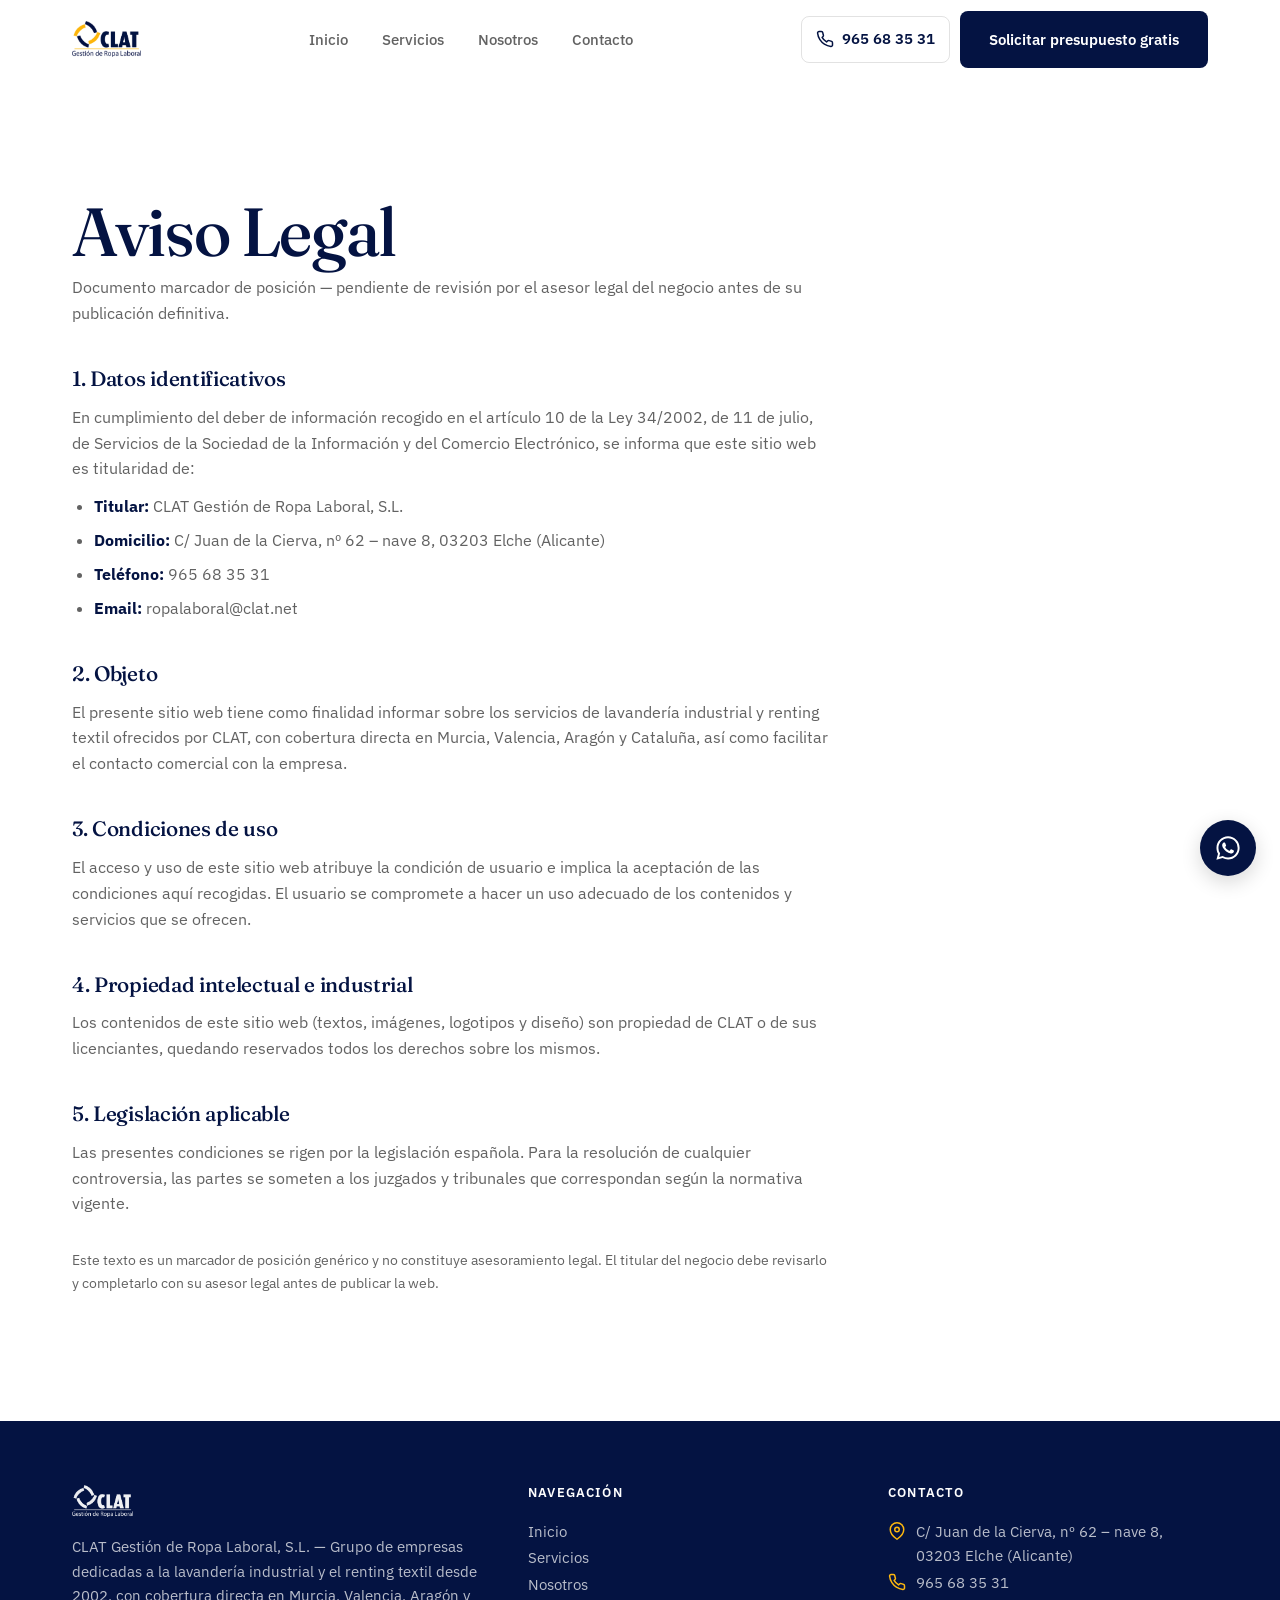
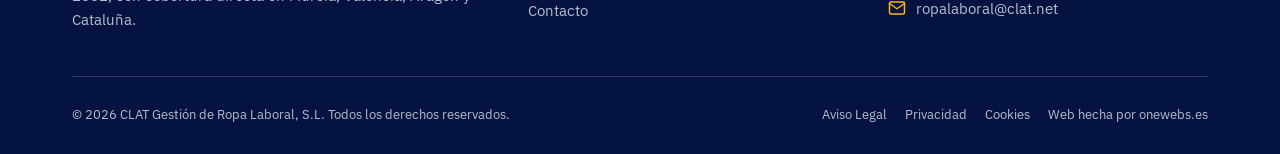
<file: aviso-legal.html>
<!doctype html>
<html lang="es">
<head>
<meta charset="UTF-8">
<meta name="viewport" content="width=device-width, initial-scale=1.0">
<meta name="theme-color" content="#041342">
<title>Aviso Legal | CLAT</title>
<meta name="description" content="Aviso legal del sitio web de CLAT — Gestión de Ropa Laboral, con sede en Elche (Alicante).">
<meta name="robots" content="noindex">
<link rel="canonical" href="https://davidpinop.github.io/Clat-Ropa/aviso-legal.html">
<link rel="icon" href="images/logo-clat.png" type="image/png">
<meta property="og:type" content="website">
<meta property="og:site_name" content="CLAT — Gestión de Ropa Laboral">
<meta property="og:title" content="Aviso Legal | CLAT">
<meta property="og:description" content="Aviso legal del sitio web de CLAT — Gestión de Ropa Laboral, con sede en Elche (Alicante).">
<meta property="og:url" content="https://davidpinop.github.io/Clat-Ropa/aviso-legal.html">
<meta property="og:image" content="https://davidpinop.github.io/Clat-Ropa/images/logo-clat.png">
<meta property="og:locale" content="es_ES">
<meta name="twitter:card" content="summary">
<meta name="twitter:title" content="Aviso Legal | CLAT">
<meta name="twitter:description" content="Aviso legal del sitio web de CLAT — Gestión de Ropa Laboral, con sede en Elche (Alicante).">
<meta name="twitter:image" content="https://davidpinop.github.io/Clat-Ropa/images/logo-clat.png">
<link rel="preconnect" href="https://fonts.googleapis.com">
<link rel="preconnect" href="https://fonts.gstatic.com" crossorigin>
<link href="https://fonts.googleapis.com/css2?family=Fraunces:ital,opsz,wght@0,9..144,300;0,9..144,400;0,9..144,500;0,9..144,600;1,9..144,400;1,9..144,500&amp;family=IBM+Plex+Sans:wght@400;500;600;700&amp;family=IBM+Plex+Mono:wght@400;500;600;700&amp;display=swap" rel="stylesheet">
<link rel="stylesheet" href="css/styles.css">
<noscript><style>.reveal{opacity:1!important;transform:none!important}</style></noscript>
</head>
<body>

<header class="site-header">
  <div class="container">
    <a href="index.html" class="brand" aria-label="CLAT — Inicio">
      <img src="images/logo-clat.png" alt="CLAT — Gestión de Ropa Laboral" width="413" height="215">
    </a>
    <nav class="main-nav" aria-label="Navegación principal">
      <ul>
        <li><a href="index.html">Inicio</a></li>
        <li><a href="servicios.html">Servicios</a></li>
        <li><a href="nosotros.html">Nosotros</a></li>
        <li><a href="contacto.html">Contacto</a></li>
      </ul>
    </nav>
    <div class="header-actions">
      <a href="tel:965683531" class="header-tel">
        <svg viewBox="0 0 24 24" fill="none" stroke="currentColor" stroke-width="2" stroke-linecap="round" stroke-linejoin="round"><path d="M22 16.92v3a2 2 0 0 1-2.18 2 19.79 19.79 0 0 1-8.63-3.07 19.5 19.5 0 0 1-6-6 19.79 19.79 0 0 1-3.07-8.67A2 2 0 0 1 4.11 2h3a2 2 0 0 1 2 1.72c.127.96.362 1.903.7 2.81a2 2 0 0 1-.45 2.11L8.09 9.91a16 16 0 0 0 6 6l1.27-1.27a2 2 0 0 1 2.11-.45c.907.338 1.85.573 2.81.7A2 2 0 0 1 22 16.92z"/></svg>
        965 68 35 31
      </a>
      <a href="contacto.html" class="btn btn-primary">Solicitar presupuesto gratis</a>
    </div>
    <button class="menu-toggle" aria-label="Abrir menú" aria-expanded="false">
      <svg class="icon-open" viewBox="0 0 24 24" fill="none" stroke="currentColor" stroke-width="2" stroke-linecap="round" stroke-linejoin="round"><line x1="4" y1="7" x2="20" y2="7"/><line x1="4" y1="12" x2="20" y2="12"/><line x1="4" y1="17" x2="20" y2="17"/></svg>
      <svg class="icon-close" viewBox="0 0 24 24" fill="none" stroke="currentColor" stroke-width="2" stroke-linecap="round" stroke-linejoin="round" style="display:none"><line x1="18" y1="6" x2="6" y2="18"/><line x1="6" y1="6" x2="18" y2="18"/></svg>
    </button>
  </div>
</header>

<div class="mobile-menu" id="mobileMenu">
  <a href="tel:965683531" class="header-tel">
    <svg viewBox="0 0 24 24" fill="none" stroke="currentColor" stroke-width="2" stroke-linecap="round" stroke-linejoin="round"><path d="M22 16.92v3a2 2 0 0 1-2.18 2 19.79 19.79 0 0 1-8.63-3.07 19.5 19.5 0 0 1-6-6 19.79 19.79 0 0 1-3.07-8.67A2 2 0 0 1 4.11 2h3a2 2 0 0 1 2 1.72c.127.96.362 1.903.7 2.81a2 2 0 0 1-.45 2.11L8.09 9.91a16 16 0 0 0 6 6l1.27-1.27a2 2 0 0 1 2.11-.45c.907.338 1.85.573 2.81.7A2 2 0 0 1 22 16.92z"/></svg>
    Llamar: 965 68 35 31
  </a>
  <ul>
    <li><a href="index.html">Inicio</a></li>
    <li><a href="servicios.html">Servicios</a></li>
    <li><a href="nosotros.html">Nosotros</a></li>
    <li><a href="contacto.html">Contacto</a></li>
  </ul>
  <a href="contacto.html" class="btn btn-primary btn-block">Solicitar presupuesto gratis</a>
</div>

<main>
<section class="section-pad">
  <div class="container">
    <div class="legal-content">
      <h1 style="margin-bottom:8px">Aviso Legal</h1>
      <p class="legal-updated">Documento marcador de posición — pendiente de revisión por el asesor legal del negocio antes de su publicación definitiva.</p>

      <h2>1. Datos identificativos</h2>
      <p>En cumplimiento del deber de información recogido en el artículo 10 de la Ley 34/2002, de 11 de julio, de Servicios de la Sociedad de la Información y del Comercio Electrónico, se informa que este sitio web es titularidad de:</p>
      <ul>
        <li><strong>Titular:</strong> CLAT Gestión de Ropa Laboral, S.L.</li>
        <li><strong>Domicilio:</strong> C/ Juan de la Cierva, nº 62 – nave 8, 03203 Elche (Alicante)</li>
        <li><strong>Teléfono:</strong> 965 68 35 31</li>
        <li><strong>Email:</strong> ropalaboral@clat.net</li>
      </ul>

      <h2>2. Objeto</h2>
      <p>El presente sitio web tiene como finalidad informar sobre los servicios de lavandería industrial y renting textil ofrecidos por CLAT, con cobertura directa en Murcia, Valencia, Aragón y Cataluña, así como facilitar el contacto comercial con la empresa.</p>

      <h2>3. Condiciones de uso</h2>
      <p>El acceso y uso de este sitio web atribuye la condición de usuario e implica la aceptación de las condiciones aquí recogidas. El usuario se compromete a hacer un uso adecuado de los contenidos y servicios que se ofrecen.</p>

      <h2>4. Propiedad intelectual e industrial</h2>
      <p>Los contenidos de este sitio web (textos, imágenes, logotipos y diseño) son propiedad de CLAT o de sus licenciantes, quedando reservados todos los derechos sobre los mismos.</p>

      <h2>5. Legislación aplicable</h2>
      <p>Las presentes condiciones se rigen por la legislación española. Para la resolución de cualquier controversia, las partes se someten a los juzgados y tribunales que correspondan según la normativa vigente.</p>

      <p class="muted" style="margin-top:32px; font-size:0.85rem">Este texto es un marcador de posición genérico y no constituye asesoramiento legal. El titular del negocio debe revisarlo y completarlo con su asesor legal antes de publicar la web.</p>
    </div>
  </div>
</section>
</main>

<footer class="site-footer">
  <div class="container">
    <div class="footer-grid">
      <div>
        <div class="footer-brand"><img src="images/logo-clat-white.png" alt="CLAT" loading="lazy" width="413" height="215"></div>
        <p>CLAT Gestión de Ropa Laboral, S.L. — Grupo de empresas dedicadas a la lavandería industrial y el renting textil desde 2002, con cobertura directa en Murcia, Valencia, Aragón y Cataluña.</p>
      </div>
      <div class="footer-col">
        <h3>Navegación</h3>
        <ul>
          <li><a href="index.html">Inicio</a></li>
          <li><a href="servicios.html">Servicios</a></li>
          <li><a href="nosotros.html">Nosotros</a></li>
          <li><a href="contacto.html">Contacto</a></li>
        </ul>
      </div>
      <div class="footer-col">
        <h3>Contacto</h3>
        <ul>
          <li class="footer-contact-item">
            <svg viewBox="0 0 24 24" fill="none" stroke="currentColor" stroke-width="2" stroke-linecap="round" stroke-linejoin="round"><path d="M21 10c0 7-9 13-9 13s-9-6-9-13a9 9 0 0 1 18 0z"/><circle cx="12" cy="10" r="3"/></svg>
            <span>C/ Juan de la Cierva, nº 62 – nave 8, 03203 Elche (Alicante)</span>
          </li>
          <li class="footer-contact-item">
            <svg viewBox="0 0 24 24" fill="none" stroke="currentColor" stroke-width="2" stroke-linecap="round" stroke-linejoin="round"><path d="M22 16.92v3a2 2 0 0 1-2.18 2 19.79 19.79 0 0 1-8.63-3.07 19.5 19.5 0 0 1-6-6 19.79 19.79 0 0 1-3.07-8.67A2 2 0 0 1 4.11 2h3a2 2 0 0 1 2 1.72c.127.96.362 1.903.7 2.81a2 2 0 0 1-.45 2.11L8.09 9.91a16 16 0 0 0 6 6l1.27-1.27a2 2 0 0 1 2.11-.45c.907.338 1.85.573 2.81.7A2 2 0 0 1 22 16.92z"/></svg>
            <a href="tel:965683531">965 68 35 31</a>
          </li>
          <li class="footer-contact-item">
            <svg viewBox="0 0 24 24" fill="none" stroke="currentColor" stroke-width="2" stroke-linecap="round" stroke-linejoin="round"><path d="M4 4h16c1.1 0 2 .9 2 2v12c0 1.1-.9 2-2 2H4c-1.1 0-2-.9-2-2V6c0-1.1.9-2 2-2z"/><polyline points="22,6 12,13 2,6"/></svg>
            <a href="mailto:ropalaboral@clat.net">ropalaboral@clat.net</a>
          </li>
        </ul>
      </div>
    </div>
    <div class="footer-bottom">
      <span>© <span id="year"></span> CLAT Gestión de Ropa Laboral, S.L. Todos los derechos reservados.</span>
      <div class="footer-legal">
        <a href="aviso-legal.html">Aviso Legal</a>
        <a href="privacidad.html">Privacidad</a>
        <a href="cookies.html">Cookies</a>
        <a href="https://www.onewebs.es" target="_blank" rel="noopener">Web hecha por onewebs.es</a>
      </div>
    </div>
  </div>
</footer>

<div role="complementary" aria-label="Contacto directo por WhatsApp">
<a class="whatsapp-float" target="_blank" rel="noopener"
   href="https://wa.me/34600000000?text=Hola%2C%20quiero%20m%C3%A1s%20informaci%C3%B3n%20sobre%20lavander%C3%ADa%20industrial%20%2F%20renting%20textil."
   aria-label="Escríbenos por WhatsApp">
  <svg viewBox="0 0 24 24" fill="currentColor"><path d="M12.04 2C6.58 2 2.13 6.45 2.13 11.91c0 1.75.46 3.45 1.32 4.95L2.05 22l5.25-1.38a9.9 9.9 0 0 0 4.74 1.21h.01c5.46 0 9.9-4.45 9.9-9.91.01-5.46-4.44-9.92-9.91-9.92zm0 18.13h-.01a8.2 8.2 0 0 1-4.19-1.15l-.3-.18-3.12.82.83-3.04-.2-.31a8.2 8.2 0 0 1-1.26-4.35c0-4.54 3.7-8.24 8.25-8.24 2.2 0 4.27.86 5.83 2.42a8.18 8.18 0 0 1 2.41 5.83c0 4.55-3.7 8.2-8.24 8.2zm4.52-6.16c-.25-.12-1.47-.72-1.69-.81-.23-.08-.39-.12-.56.13-.17.25-.64.81-.78.97-.14.17-.29.19-.53.06-.25-.12-1.05-.39-2-1.23-.74-.66-1.24-1.47-1.38-1.72-.15-.25-.02-.38.11-.51.11-.11.25-.29.37-.43.12-.14.16-.25.25-.41.08-.17.04-.31-.02-.43-.06-.12-.56-1.35-.77-1.85-.2-.48-.41-.42-.56-.43h-.48c-.17 0-.43.06-.66.31-.23.25-.86.85-.86 2.07 0 1.22.89 2.4 1.01 2.56.12.17 1.75 2.67 4.25 3.74.59.26 1.05.41 1.41.52.59.19 1.13.16 1.56.1.48-.07 1.47-.6 1.67-1.18.21-.58.21-1.07.15-1.18-.06-.1-.23-.16-.48-.29z"/></svg>
</a>
</div>

<nav class="mobile-cta-bar" aria-label="Contacto rápido">
  <a href="tel:965683531" class="btn btn-secondary">
    <svg viewBox="0 0 24 24" fill="none" stroke="currentColor" stroke-width="2" stroke-linecap="round" stroke-linejoin="round"><path d="M22 16.92v3a2 2 0 0 1-2.18 2 19.79 19.79 0 0 1-8.63-3.07 19.5 19.5 0 0 1-6-6 19.79 19.79 0 0 1-3.07-8.67A2 2 0 0 1 4.11 2h3a2 2 0 0 1 2 1.72c.127.96.362 1.903.7 2.81a2 2 0 0 1-.45 2.11L8.09 9.91a16 16 0 0 0 6 6l1.27-1.27a2 2 0 0 1 2.11-.45c.907.338 1.85.573 2.81.7A2 2 0 0 1 22 16.92z"/></svg>
    Llamar ahora
  </a>
  <a href="contacto.html" class="btn btn-primary">Solicitar presupuesto gratis</a>
</nav>

<script src="js/main.js"></script>
<script>document.getElementById('year').textContent = new Date().getFullYear();</script>
</body>
</html>
</file>
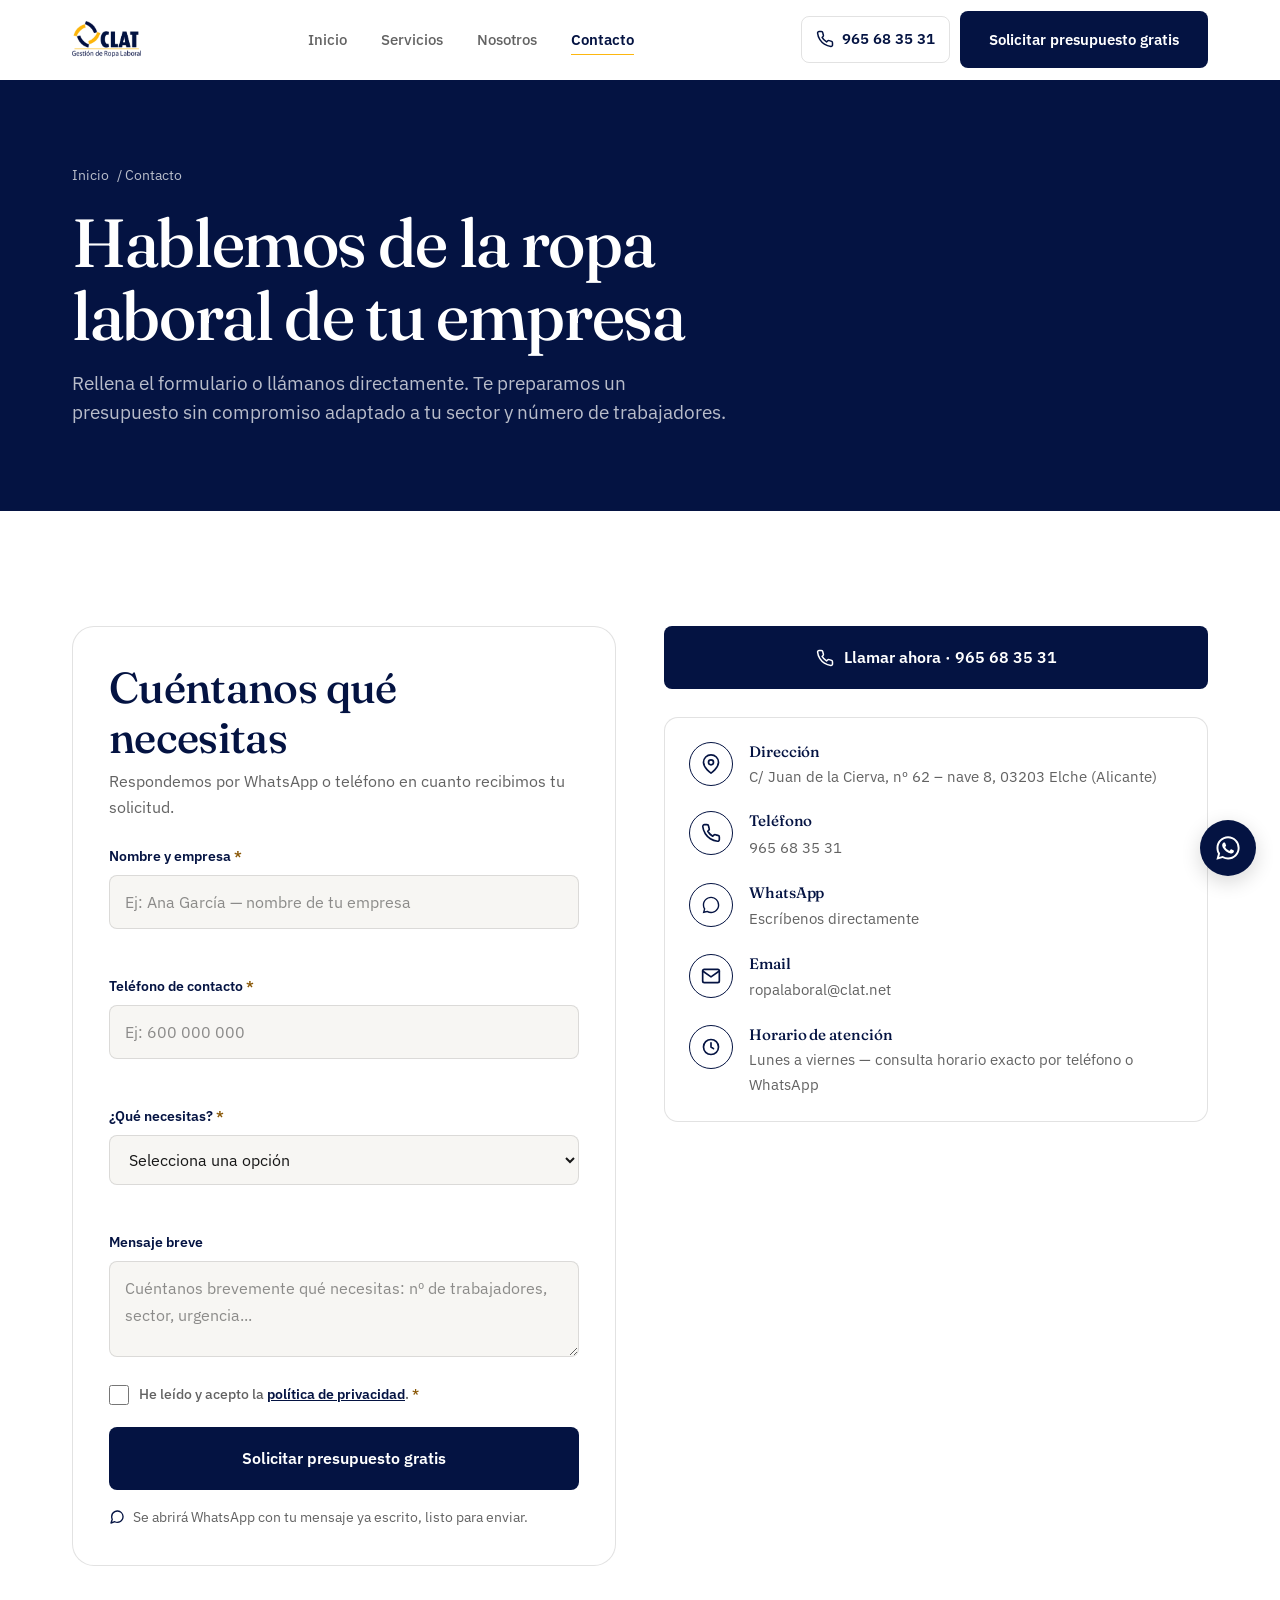
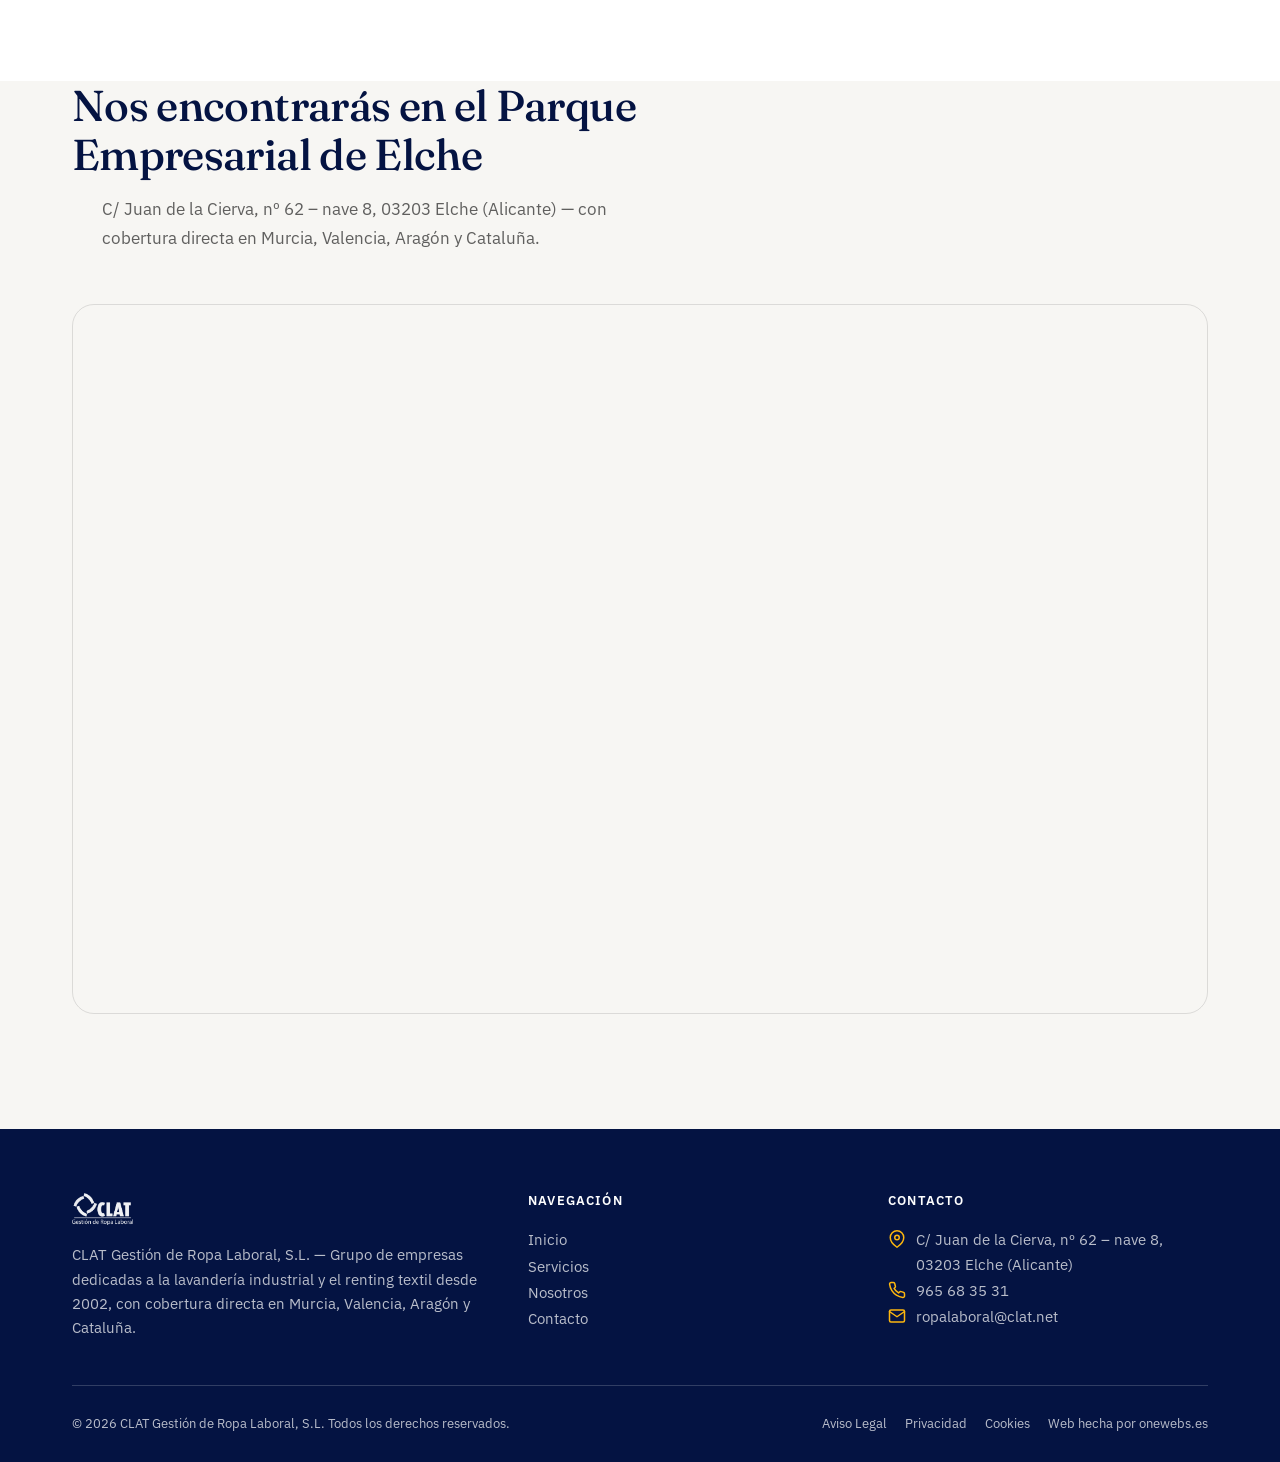
<file: contacto.html>
<!doctype html>
<html lang="es">
<head>
<meta charset="UTF-8">
<meta name="viewport" content="width=device-width, initial-scale=1.0">
<meta name="theme-color" content="#041342">
<title>Contacto | CLAT Gestión de Ropa Laboral</title>
<meta name="description" content="Solicita presupuesto gratis de lavandería industrial o renting textil para tu empresa. C/ Juan de la Cierva, nº 62, Elche (Alicante). Teléfono 965 68 35 31.">
<link rel="canonical" href="https://davidpinop.github.io/Clat-Ropa/contacto.html">
<link rel="icon" href="images/logo-clat.png" type="image/png">
<meta property="og:type" content="website">
<meta property="og:site_name" content="CLAT — Gestión de Ropa Laboral">
<meta property="og:title" content="Contacto | CLAT Gestión de Ropa Laboral">
<meta property="og:description" content="Solicita presupuesto gratis de lavandería industrial o renting textil para tu empresa. C/ Juan de la Cierva, nº 62, Elche (Alicante). Teléfono 965 68 35 31.">
<meta property="og:url" content="https://davidpinop.github.io/Clat-Ropa/contacto.html">
<meta property="og:image" content="https://davidpinop.github.io/Clat-Ropa/images/logo-clat.png">
<meta property="og:locale" content="es_ES">
<meta name="twitter:card" content="summary">
<meta name="twitter:title" content="Contacto | CLAT Gestión de Ropa Laboral">
<meta name="twitter:description" content="Solicita presupuesto gratis de lavandería industrial o renting textil para tu empresa. C/ Juan de la Cierva, nº 62, Elche (Alicante). Teléfono 965 68 35 31.">
<meta name="twitter:image" content="https://davidpinop.github.io/Clat-Ropa/images/logo-clat.png">
<link rel="preconnect" href="https://fonts.googleapis.com">
<link rel="preconnect" href="https://fonts.gstatic.com" crossorigin>
<link href="https://fonts.googleapis.com/css2?family=Fraunces:ital,opsz,wght@0,9..144,300;0,9..144,400;0,9..144,500;0,9..144,600;1,9..144,400;1,9..144,500&amp;family=IBM+Plex+Sans:wght@400;500;600;700&amp;family=IBM+Plex+Mono:wght@400;500;600;700&amp;display=swap" rel="stylesheet">
<link rel="stylesheet" href="css/styles.css">
<noscript><style>.reveal{opacity:1!important;transform:none!important}</style></noscript>
<script type="application/ld+json">
{
  "@context": "https://schema.org",
  "@type": "BreadcrumbList",
  "itemListElement": [
    { "@type": "ListItem", "position": 1, "name": "Inicio", "item": "https://davidpinop.github.io/Clat-Ropa/" },
    { "@type": "ListItem", "position": 2, "name": "Contacto", "item": "https://davidpinop.github.io/Clat-Ropa/contacto.html" }
  ]
}
</script>
</head>
<body>

<header class="site-header">
  <div class="container">
    <a href="index.html" class="brand" aria-label="CLAT — Inicio">
      <img src="images/logo-clat.png" alt="CLAT — Gestión de Ropa Laboral" width="413" height="215">
    </a>
    <nav class="main-nav" aria-label="Navegación principal">
      <ul>
        <li><a href="index.html">Inicio</a></li>
        <li><a href="servicios.html">Servicios</a></li>
        <li><a href="nosotros.html">Nosotros</a></li>
        <li><a href="contacto.html" class="is-active">Contacto</a></li>
      </ul>
    </nav>
    <div class="header-actions">
      <a href="tel:965683531" class="header-tel">
        <svg viewBox="0 0 24 24" fill="none" stroke="currentColor" stroke-width="2" stroke-linecap="round" stroke-linejoin="round"><path d="M22 16.92v3a2 2 0 0 1-2.18 2 19.79 19.79 0 0 1-8.63-3.07 19.5 19.5 0 0 1-6-6 19.79 19.79 0 0 1-3.07-8.67A2 2 0 0 1 4.11 2h3a2 2 0 0 1 2 1.72c.127.96.362 1.903.7 2.81a2 2 0 0 1-.45 2.11L8.09 9.91a16 16 0 0 0 6 6l1.27-1.27a2 2 0 0 1 2.11-.45c.907.338 1.85.573 2.81.7A2 2 0 0 1 22 16.92z"/></svg>
        965 68 35 31
      </a>
      <a href="#contacto-form" class="btn btn-primary">Solicitar presupuesto gratis</a>
    </div>
    <button class="menu-toggle" aria-label="Abrir menú" aria-expanded="false">
      <svg class="icon-open" viewBox="0 0 24 24" fill="none" stroke="currentColor" stroke-width="2" stroke-linecap="round" stroke-linejoin="round"><line x1="4" y1="7" x2="20" y2="7"/><line x1="4" y1="12" x2="20" y2="12"/><line x1="4" y1="17" x2="20" y2="17"/></svg>
      <svg class="icon-close" viewBox="0 0 24 24" fill="none" stroke="currentColor" stroke-width="2" stroke-linecap="round" stroke-linejoin="round" style="display:none"><line x1="18" y1="6" x2="6" y2="18"/><line x1="6" y1="6" x2="18" y2="18"/></svg>
    </button>
  </div>
</header>

<div class="mobile-menu" id="mobileMenu">
  <a href="tel:965683531" class="header-tel">
    <svg viewBox="0 0 24 24" fill="none" stroke="currentColor" stroke-width="2" stroke-linecap="round" stroke-linejoin="round"><path d="M22 16.92v3a2 2 0 0 1-2.18 2 19.79 19.79 0 0 1-8.63-3.07 19.5 19.5 0 0 1-6-6 19.79 19.79 0 0 1-3.07-8.67A2 2 0 0 1 4.11 2h3a2 2 0 0 1 2 1.72c.127.96.362 1.903.7 2.81a2 2 0 0 1-.45 2.11L8.09 9.91a16 16 0 0 0 6 6l1.27-1.27a2 2 0 0 1 2.11-.45c.907.338 1.85.573 2.81.7A2 2 0 0 1 22 16.92z"/></svg>
    Llamar: 965 68 35 31
  </a>
  <ul>
    <li><a href="index.html">Inicio</a></li>
    <li><a href="servicios.html">Servicios</a></li>
    <li><a href="nosotros.html">Nosotros</a></li>
    <li><a href="contacto.html" class="is-active">Contacto</a></li>
  </ul>
  <a href="#contacto-form" class="btn btn-primary btn-block">Solicitar presupuesto gratis</a>
</div>

<main>

<section class="page-hero">
  <div class="container">
    <div class="breadcrumb"><a href="index.html">Inicio</a> / Contacto</div>
    <h1>Hablemos de la ropa laboral de tu empresa</h1>
    <p class="text-lede">Rellena el formulario o llámanos directamente. Te preparamos un presupuesto sin compromiso adaptado a tu sector y número de trabajadores.</p>
  </div>
</section>

<!-- ============================= CONTACTO: FORM + INFO ============================= -->
<section class="section-pad" id="contacto-form">
  <div class="container">
    <div class="detail-grid">

      <div class="form-card reveal">
        <h2 style="margin-bottom:6px">Cuéntanos qué necesitas</h2>
        <p style="margin-bottom:24px">Respondemos por WhatsApp o teléfono en cuanto recibimos tu solicitud.</p>

        <form data-whatsapp-form novalidate>
          <div class="form-row">
            <label for="c-nombre">Nombre y empresa <span class="req">*</span></label>
            <input type="text" id="c-nombre" data-field="nombre" placeholder="Ej: Ana García — nombre de tu empresa" required>
            <span class="field-error">
              <svg viewBox="0 0 24 24" fill="none" stroke="currentColor" stroke-width="2" stroke-linecap="round" stroke-linejoin="round" style="width:14px;height:14px"><circle cx="12" cy="12" r="10"/><line x1="12" y1="8" x2="12" y2="12"/><line x1="12" y1="16" x2="12.01" y2="16"/></svg>
              Indica tu nombre y el de tu empresa.
            </span>
          </div>
          <div class="form-row">
            <label for="c-telefono">Teléfono de contacto <span class="req">*</span></label>
            <input type="tel" id="c-telefono" data-field="telefono" inputmode="tel" placeholder="Ej: 600 000 000" required>
            <span class="field-error">
              <svg viewBox="0 0 24 24" fill="none" stroke="currentColor" stroke-width="2" stroke-linecap="round" stroke-linejoin="round" style="width:14px;height:14px"><circle cx="12" cy="12" r="10"/><line x1="12" y1="8" x2="12" y2="12"/><line x1="12" y1="16" x2="12.01" y2="16"/></svg>
              Introduce un teléfono válido.
            </span>
          </div>
          <div class="form-row">
            <label for="c-servicio">¿Qué necesitas? <span class="req">*</span></label>
            <select id="c-servicio" data-field="servicio" required>
              <option value="" selected disabled>Selecciona una opción</option>
              <option value="lavanderia">Lavandería industrial</option>
              <option value="renting">Renting textil</option>
              <option value="ambos">Ambos / no lo tengo claro</option>
            </select>
            <span class="field-error">
              <svg viewBox="0 0 24 24" fill="none" stroke="currentColor" stroke-width="2" stroke-linecap="round" stroke-linejoin="round" style="width:14px;height:14px"><circle cx="12" cy="12" r="10"/><line x1="12" y1="8" x2="12" y2="12"/><line x1="12" y1="16" x2="12.01" y2="16"/></svg>
              Selecciona qué necesitas.
            </span>
          </div>
          <div class="form-row">
            <label for="c-mensaje">Mensaje breve</label>
            <textarea id="c-mensaje" data-field="mensaje" placeholder="Cuéntanos brevemente qué necesitas: nº de trabajadores, sector, urgencia..."></textarea>
          </div>
          <div class="form-row checkbox-row">
            <input type="checkbox" id="c-consent" data-field="consent" required>
            <label for="c-consent">He leído y acepto la <a href="privacidad.html">política de privacidad</a>. <span class="req">*</span></label>
          </div>
          <button type="submit" class="btn btn-primary btn-block btn-lg">Solicitar presupuesto gratis</button>
          <p class="form-note">
            <svg viewBox="0 0 24 24" fill="none" stroke="currentColor" stroke-width="2" stroke-linecap="round" stroke-linejoin="round"><path d="M21 11.5a8.38 8.38 0 0 1-.9 3.8 8.5 8.5 0 0 1-7.6 4.7 8.38 8.38 0 0 1-3.8-.9L3 21l1.9-5.7a8.38 8.38 0 0 1-.9-3.8 8.5 8.5 0 0 1 4.7-7.6 8.38 8.38 0 0 1 3.8-.9h.5a8.48 8.48 0 0 1 8 8v.5z"/></svg>
            Se abrirá WhatsApp con tu mensaje ya escrito, listo para enviar.
          </p>
          <div class="form-success">
            <svg viewBox="0 0 24 24" fill="none" stroke="currentColor" stroke-width="2" stroke-linecap="round" stroke-linejoin="round"><path d="M9 12l2 2 4-4"/><circle cx="12" cy="12" r="10"/></svg>
            Hemos abierto WhatsApp con tu mensaje. Confirma el envío desde tu app para que podamos contactarte.
          </div>
        </form>
      </div>

      <div class="reveal">
        <a href="tel:965683531" class="btn btn-primary btn-lg btn-block" style="margin-bottom:28px">
          <svg viewBox="0 0 24 24" fill="none" stroke="currentColor" stroke-width="2" stroke-linecap="round" stroke-linejoin="round"><path d="M22 16.92v3a2 2 0 0 1-2.18 2 19.79 19.79 0 0 1-8.63-3.07 19.5 19.5 0 0 1-6-6 19.79 19.79 0 0 1-3.07-8.67A2 2 0 0 1 4.11 2h3a2 2 0 0 1 2 1.72c.127.96.362 1.903.7 2.81a2 2 0 0 1-.45 2.11L8.09 9.91a16 16 0 0 0 6 6l1.27-1.27a2 2 0 0 1 2.11-.45c.907.338 1.85.573 2.81.7A2 2 0 0 1 22 16.92z"/></svg>
          Llamar ahora · 965 68 35 31
        </a>

        <div class="card">
          <div class="contact-info-list">
            <div class="contact-info-item">
              <div class="contact-info-icon">
                <svg viewBox="0 0 24 24" fill="none" stroke="currentColor" stroke-width="2" stroke-linecap="round" stroke-linejoin="round"><path d="M21 10c0 7-9 13-9 13s-9-6-9-13a9 9 0 0 1 18 0z"/><circle cx="12" cy="10" r="3"/></svg>
              </div>
              <div>
                <h3>Dirección</h3>
                <p>C/ Juan de la Cierva, nº 62 – nave 8, 03203 Elche (Alicante)</p>
              </div>
            </div>
            <div class="contact-info-item">
              <div class="contact-info-icon">
                <svg viewBox="0 0 24 24" fill="none" stroke="currentColor" stroke-width="2" stroke-linecap="round" stroke-linejoin="round"><path d="M22 16.92v3a2 2 0 0 1-2.18 2 19.79 19.79 0 0 1-8.63-3.07 19.5 19.5 0 0 1-6-6 19.79 19.79 0 0 1-3.07-8.67A2 2 0 0 1 4.11 2h3a2 2 0 0 1 2 1.72c.127.96.362 1.903.7 2.81a2 2 0 0 1-.45 2.11L8.09 9.91a16 16 0 0 0 6 6l1.27-1.27a2 2 0 0 1 2.11-.45c.907.338 1.85.573 2.81.7A2 2 0 0 1 22 16.92z"/></svg>
              </div>
              <div>
                <h3>Teléfono</h3>
                <a href="tel:965683531">965 68 35 31</a>
              </div>
            </div>
            <div class="contact-info-item">
              <div class="contact-info-icon">
                <svg viewBox="0 0 24 24" fill="currentColor"><path d="M12.04 2C6.58 2 2.13 6.45 2.13 11.91c0 1.75.46 3.45 1.32 4.95L2.05 22l5.25-1.38a9.9 9.9 0 0 0 4.74 1.21h.01c5.46 0 9.9-4.45 9.9-9.91.01-5.46-4.44-9.92-9.91-9.92zm0 18.13h-.01a8.2 8.2 0 0 1-4.19-1.15l-.3-.18-3.12.82.83-3.04-.2-.31a8.2 8.2 0 0 1-1.26-4.35c0-4.54 3.7-8.24 8.25-8.24 2.2 0 4.27.86 5.83 2.42a8.18 8.18 0 0 1 2.41 5.83c0 4.55-3.7 8.2-8.24 8.2z"/></svg>
              </div>
              <div>
                <h3>WhatsApp</h3>
                <a href="https://wa.me/34600000000" target="_blank" rel="noopener">Escríbenos directamente</a>
              </div>
            </div>
            <div class="contact-info-item">
              <div class="contact-info-icon">
                <svg viewBox="0 0 24 24" fill="none" stroke="currentColor" stroke-width="2" stroke-linecap="round" stroke-linejoin="round"><path d="M4 4h16c1.1 0 2 .9 2 2v12c0 1.1-.9 2-2 2H4c-1.1 0-2-.9-2-2V6c0-1.1.9-2 2-2z"/><polyline points="22,6 12,13 2,6"/></svg>
              </div>
              <div>
                <h3>Email</h3>
                <a href="mailto:ropalaboral@clat.net">ropalaboral@clat.net</a>
              </div>
            </div>
            <div class="contact-info-item">
              <div class="contact-info-icon">
                <svg viewBox="0 0 24 24" fill="none" stroke="currentColor" stroke-width="2" stroke-linecap="round" stroke-linejoin="round"><circle cx="12" cy="12" r="9"/><polyline points="12 7 12 12 15 14"/></svg>
              </div>
              <div>
                <h3>Horario de atención</h3>
                <p>Lunes a viernes — consulta horario exacto por teléfono o WhatsApp</p>
              </div>
            </div>
          </div>
        </div>
      </div>
    </div>
  </div>
</section>

<!-- ============================= MAPA ============================= -->
<section class="section-pad" style="background:var(--bg-soft); padding-top:0">
  <div class="container">
    <div class="section-head reveal">
      <h2>Nos encontrarás en el Parque Empresarial de Elche</h2>
      <p>C/ Juan de la Cierva, nº 62 – nave 8, 03203 Elche (Alicante) — con cobertura directa en Murcia, Valencia, Aragón y Cataluña.</p>
    </div>
    <div class="map-frame reveal">
      <iframe
        src="https://www.google.com/maps?q=C.+Juan+de+la+Cierva+62,+03203+Elche,+Alicante&output=embed"
        loading="lazy"
        referrerpolicy="no-referrer-when-downgrade"
        title="Ubicación de CLAT en C/ Juan de la Cierva, nº 62, Elche, Alicante">
      </iframe>
    </div>
  </div>
</section>

</main>

<footer class="site-footer">
  <div class="container">
    <div class="footer-grid">
      <div>
        <div class="footer-brand"><img src="images/logo-clat-white.png" alt="CLAT" loading="lazy" width="413" height="215"></div>
        <p>CLAT Gestión de Ropa Laboral, S.L. — Grupo de empresas dedicadas a la lavandería industrial y el renting textil desde 2002, con cobertura directa en Murcia, Valencia, Aragón y Cataluña.</p>
      </div>
      <div class="footer-col">
        <h3>Navegación</h3>
        <ul>
          <li><a href="index.html">Inicio</a></li>
          <li><a href="servicios.html">Servicios</a></li>
          <li><a href="nosotros.html">Nosotros</a></li>
          <li><a href="contacto.html">Contacto</a></li>
        </ul>
      </div>
      <div class="footer-col">
        <h3>Contacto</h3>
        <ul>
          <li class="footer-contact-item">
            <svg viewBox="0 0 24 24" fill="none" stroke="currentColor" stroke-width="2" stroke-linecap="round" stroke-linejoin="round"><path d="M21 10c0 7-9 13-9 13s-9-6-9-13a9 9 0 0 1 18 0z"/><circle cx="12" cy="10" r="3"/></svg>
            <span>C/ Juan de la Cierva, nº 62 – nave 8, 03203 Elche (Alicante)</span>
          </li>
          <li class="footer-contact-item">
            <svg viewBox="0 0 24 24" fill="none" stroke="currentColor" stroke-width="2" stroke-linecap="round" stroke-linejoin="round"><path d="M22 16.92v3a2 2 0 0 1-2.18 2 19.79 19.79 0 0 1-8.63-3.07 19.5 19.5 0 0 1-6-6 19.79 19.79 0 0 1-3.07-8.67A2 2 0 0 1 4.11 2h3a2 2 0 0 1 2 1.72c.127.96.362 1.903.7 2.81a2 2 0 0 1-.45 2.11L8.09 9.91a16 16 0 0 0 6 6l1.27-1.27a2 2 0 0 1 2.11-.45c.907.338 1.85.573 2.81.7A2 2 0 0 1 22 16.92z"/></svg>
            <a href="tel:965683531">965 68 35 31</a>
          </li>
          <li class="footer-contact-item">
            <svg viewBox="0 0 24 24" fill="none" stroke="currentColor" stroke-width="2" stroke-linecap="round" stroke-linejoin="round"><path d="M4 4h16c1.1 0 2 .9 2 2v12c0 1.1-.9 2-2 2H4c-1.1 0-2-.9-2-2V6c0-1.1.9-2 2-2z"/><polyline points="22,6 12,13 2,6"/></svg>
            <a href="mailto:ropalaboral@clat.net">ropalaboral@clat.net</a>
          </li>
        </ul>
      </div>
    </div>
    <div class="footer-bottom">
      <span>© <span id="year"></span> CLAT Gestión de Ropa Laboral, S.L. Todos los derechos reservados.</span>
      <div class="footer-legal">
        <a href="aviso-legal.html">Aviso Legal</a>
        <a href="privacidad.html">Privacidad</a>
        <a href="cookies.html">Cookies</a>
        <a href="https://www.onewebs.es" target="_blank" rel="noopener">Web hecha por onewebs.es</a>
      </div>
    </div>
  </div>
</footer>

<div role="complementary" aria-label="Contacto directo por WhatsApp">
<a class="whatsapp-float" target="_blank" rel="noopener"
   href="https://wa.me/34600000000?text=Hola%2C%20quiero%20m%C3%A1s%20informaci%C3%B3n%20sobre%20lavander%C3%ADa%20industrial%20%2F%20renting%20textil."
   aria-label="Escríbenos por WhatsApp">
  <svg viewBox="0 0 24 24" fill="currentColor"><path d="M12.04 2C6.58 2 2.13 6.45 2.13 11.91c0 1.75.46 3.45 1.32 4.95L2.05 22l5.25-1.38a9.9 9.9 0 0 0 4.74 1.21h.01c5.46 0 9.9-4.45 9.9-9.91.01-5.46-4.44-9.92-9.91-9.92zm0 18.13h-.01a8.2 8.2 0 0 1-4.19-1.15l-.3-.18-3.12.82.83-3.04-.2-.31a8.2 8.2 0 0 1-1.26-4.35c0-4.54 3.7-8.24 8.25-8.24 2.2 0 4.27.86 5.83 2.42a8.18 8.18 0 0 1 2.41 5.83c0 4.55-3.7 8.2-8.24 8.2zm4.52-6.16c-.25-.12-1.47-.72-1.69-.81-.23-.08-.39-.12-.56.13-.17.25-.64.81-.78.97-.14.17-.29.19-.53.06-.25-.12-1.05-.39-2-1.23-.74-.66-1.24-1.47-1.38-1.72-.15-.25-.02-.38.11-.51.11-.11.25-.29.37-.43.12-.14.16-.25.25-.41.08-.17.04-.31-.02-.43-.06-.12-.56-1.35-.77-1.85-.2-.48-.41-.42-.56-.43h-.48c-.17 0-.43.06-.66.31-.23.25-.86.85-.86 2.07 0 1.22.89 2.4 1.01 2.56.12.17 1.75 2.67 4.25 3.74.59.26 1.05.41 1.41.52.59.19 1.13.16 1.56.1.48-.07 1.47-.6 1.67-1.18.21-.58.21-1.07.15-1.18-.06-.1-.23-.16-.48-.29z"/></svg>
</a>
</div>

<nav class="mobile-cta-bar" aria-label="Contacto rápido">
  <a href="tel:965683531" class="btn btn-secondary">
    <svg viewBox="0 0 24 24" fill="none" stroke="currentColor" stroke-width="2" stroke-linecap="round" stroke-linejoin="round"><path d="M22 16.92v3a2 2 0 0 1-2.18 2 19.79 19.79 0 0 1-8.63-3.07 19.5 19.5 0 0 1-6-6 19.79 19.79 0 0 1-3.07-8.67A2 2 0 0 1 4.11 2h3a2 2 0 0 1 2 1.72c.127.96.362 1.903.7 2.81a2 2 0 0 1-.45 2.11L8.09 9.91a16 16 0 0 0 6 6l1.27-1.27a2 2 0 0 1 2.11-.45c.907.338 1.85.573 2.81.7A2 2 0 0 1 22 16.92z"/></svg>
    Llamar ahora
  </a>
  <a href="#contacto-form" class="btn btn-primary">Solicitar presupuesto gratis</a>
</nav>

<script src="js/main.js"></script>
<script>document.getElementById('year').textContent = new Date().getFullYear();</script>
</body>
</html>
</file>
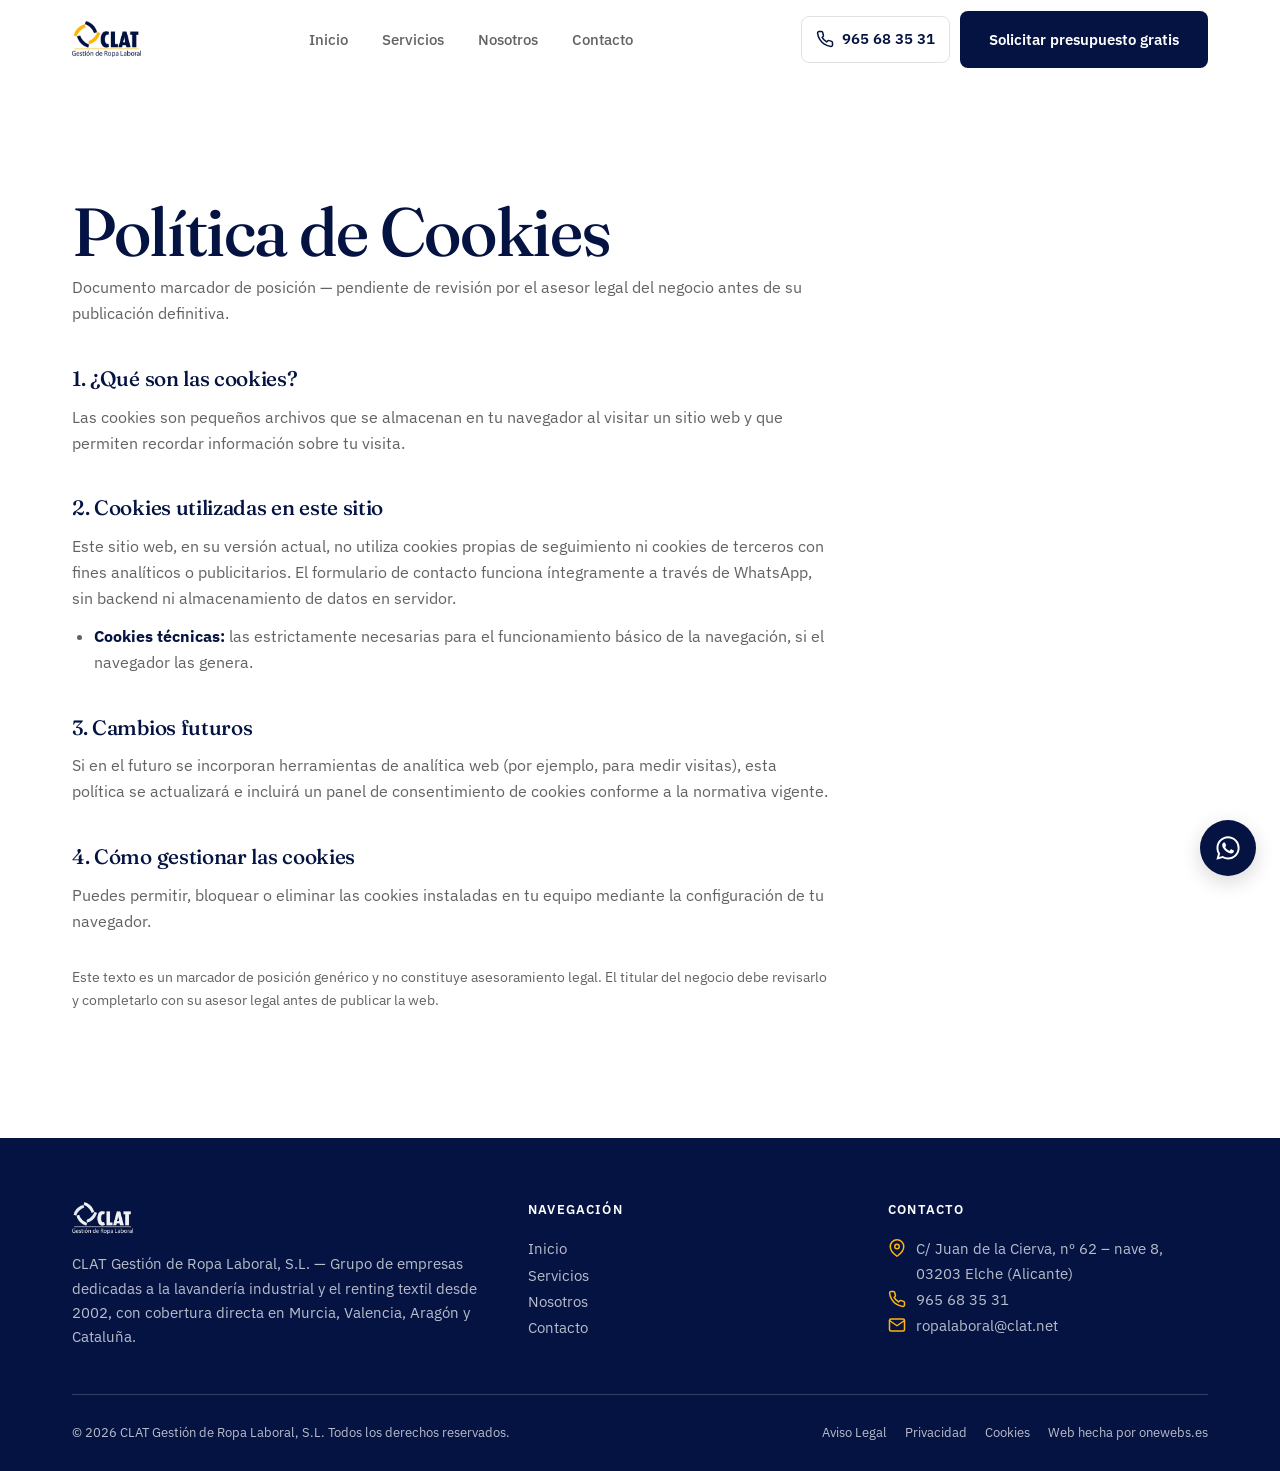
<file: cookies.html>
<!doctype html>
<html lang="es">
<head>
<meta charset="UTF-8">
<meta name="viewport" content="width=device-width, initial-scale=1.0">
<meta name="theme-color" content="#041342">
<title>Política de Cookies | CLAT</title>
<meta name="description" content="Política de cookies del sitio web de CLAT — Gestión de Ropa Laboral, con sede en Elche (Alicante).">
<meta name="robots" content="noindex">
<link rel="canonical" href="https://davidpinop.github.io/Clat-Ropa/cookies.html">
<link rel="icon" href="images/logo-clat.png" type="image/png">
<meta property="og:type" content="website">
<meta property="og:site_name" content="CLAT — Gestión de Ropa Laboral">
<meta property="og:title" content="Política de Cookies | CLAT">
<meta property="og:description" content="Política de cookies del sitio web de CLAT — Gestión de Ropa Laboral, con sede en Elche (Alicante).">
<meta property="og:url" content="https://davidpinop.github.io/Clat-Ropa/cookies.html">
<meta property="og:image" content="https://davidpinop.github.io/Clat-Ropa/images/logo-clat.png">
<meta property="og:locale" content="es_ES">
<meta name="twitter:card" content="summary">
<meta name="twitter:title" content="Política de Cookies | CLAT">
<meta name="twitter:description" content="Política de cookies del sitio web de CLAT — Gestión de Ropa Laboral, con sede en Elche (Alicante).">
<meta name="twitter:image" content="https://davidpinop.github.io/Clat-Ropa/images/logo-clat.png">
<link rel="preconnect" href="https://fonts.googleapis.com">
<link rel="preconnect" href="https://fonts.gstatic.com" crossorigin>
<link href="https://fonts.googleapis.com/css2?family=Fraunces:ital,opsz,wght@0,9..144,300;0,9..144,400;0,9..144,500;0,9..144,600;1,9..144,400;1,9..144,500&amp;family=IBM+Plex+Sans:wght@400;500;600;700&amp;family=IBM+Plex+Mono:wght@400;500;600;700&amp;display=swap" rel="stylesheet">
<link rel="stylesheet" href="css/styles.css">
<noscript><style>.reveal{opacity:1!important;transform:none!important}</style></noscript>
</head>
<body>

<header class="site-header">
  <div class="container">
    <a href="index.html" class="brand" aria-label="CLAT — Inicio">
      <img src="images/logo-clat.png" alt="CLAT — Gestión de Ropa Laboral" width="413" height="215">
    </a>
    <nav class="main-nav" aria-label="Navegación principal">
      <ul>
        <li><a href="index.html">Inicio</a></li>
        <li><a href="servicios.html">Servicios</a></li>
        <li><a href="nosotros.html">Nosotros</a></li>
        <li><a href="contacto.html">Contacto</a></li>
      </ul>
    </nav>
    <div class="header-actions">
      <a href="tel:965683531" class="header-tel">
        <svg viewBox="0 0 24 24" fill="none" stroke="currentColor" stroke-width="2" stroke-linecap="round" stroke-linejoin="round"><path d="M22 16.92v3a2 2 0 0 1-2.18 2 19.79 19.79 0 0 1-8.63-3.07 19.5 19.5 0 0 1-6-6 19.79 19.79 0 0 1-3.07-8.67A2 2 0 0 1 4.11 2h3a2 2 0 0 1 2 1.72c.127.96.362 1.903.7 2.81a2 2 0 0 1-.45 2.11L8.09 9.91a16 16 0 0 0 6 6l1.27-1.27a2 2 0 0 1 2.11-.45c.907.338 1.85.573 2.81.7A2 2 0 0 1 22 16.92z"/></svg>
        965 68 35 31
      </a>
      <a href="contacto.html" class="btn btn-primary">Solicitar presupuesto gratis</a>
    </div>
    <button class="menu-toggle" aria-label="Abrir menú" aria-expanded="false">
      <svg class="icon-open" viewBox="0 0 24 24" fill="none" stroke="currentColor" stroke-width="2" stroke-linecap="round" stroke-linejoin="round"><line x1="4" y1="7" x2="20" y2="7"/><line x1="4" y1="12" x2="20" y2="12"/><line x1="4" y1="17" x2="20" y2="17"/></svg>
      <svg class="icon-close" viewBox="0 0 24 24" fill="none" stroke="currentColor" stroke-width="2" stroke-linecap="round" stroke-linejoin="round" style="display:none"><line x1="18" y1="6" x2="6" y2="18"/><line x1="6" y1="6" x2="18" y2="18"/></svg>
    </button>
  </div>
</header>

<div class="mobile-menu" id="mobileMenu">
  <a href="tel:965683531" class="header-tel">
    <svg viewBox="0 0 24 24" fill="none" stroke="currentColor" stroke-width="2" stroke-linecap="round" stroke-linejoin="round"><path d="M22 16.92v3a2 2 0 0 1-2.18 2 19.79 19.79 0 0 1-8.63-3.07 19.5 19.5 0 0 1-6-6 19.79 19.79 0 0 1-3.07-8.67A2 2 0 0 1 4.11 2h3a2 2 0 0 1 2 1.72c.127.96.362 1.903.7 2.81a2 2 0 0 1-.45 2.11L8.09 9.91a16 16 0 0 0 6 6l1.27-1.27a2 2 0 0 1 2.11-.45c.907.338 1.85.573 2.81.7A2 2 0 0 1 22 16.92z"/></svg>
    Llamar: 965 68 35 31
  </a>
  <ul>
    <li><a href="index.html">Inicio</a></li>
    <li><a href="servicios.html">Servicios</a></li>
    <li><a href="nosotros.html">Nosotros</a></li>
    <li><a href="contacto.html">Contacto</a></li>
  </ul>
  <a href="contacto.html" class="btn btn-primary btn-block">Solicitar presupuesto gratis</a>
</div>

<main>
<section class="section-pad">
  <div class="container">
    <div class="legal-content">
      <h1 style="margin-bottom:8px">Política de Cookies</h1>
      <p class="legal-updated">Documento marcador de posición — pendiente de revisión por el asesor legal del negocio antes de su publicación definitiva.</p>

      <h2>1. ¿Qué son las cookies?</h2>
      <p>Las cookies son pequeños archivos que se almacenan en tu navegador al visitar un sitio web y que permiten recordar información sobre tu visita.</p>

      <h2>2. Cookies utilizadas en este sitio</h2>
      <p>Este sitio web, en su versión actual, no utiliza cookies propias de seguimiento ni cookies de terceros con fines analíticos o publicitarios. El formulario de contacto funciona íntegramente a través de WhatsApp, sin backend ni almacenamiento de datos en servidor.</p>
      <ul>
        <li><strong>Cookies técnicas:</strong> las estrictamente necesarias para el funcionamiento básico de la navegación, si el navegador las genera.</li>
      </ul>

      <h2>3. Cambios futuros</h2>
      <p>Si en el futuro se incorporan herramientas de analítica web (por ejemplo, para medir visitas), esta política se actualizará e incluirá un panel de consentimiento de cookies conforme a la normativa vigente.</p>

      <h2>4. Cómo gestionar las cookies</h2>
      <p>Puedes permitir, bloquear o eliminar las cookies instaladas en tu equipo mediante la configuración de tu navegador.</p>

      <p class="muted" style="margin-top:32px; font-size:0.85rem">Este texto es un marcador de posición genérico y no constituye asesoramiento legal. El titular del negocio debe revisarlo y completarlo con su asesor legal antes de publicar la web.</p>
    </div>
  </div>
</section>
</main>

<footer class="site-footer">
  <div class="container">
    <div class="footer-grid">
      <div>
        <div class="footer-brand"><img src="images/logo-clat-white.png" alt="CLAT" loading="lazy" width="413" height="215"></div>
        <p>CLAT Gestión de Ropa Laboral, S.L. — Grupo de empresas dedicadas a la lavandería industrial y el renting textil desde 2002, con cobertura directa en Murcia, Valencia, Aragón y Cataluña.</p>
      </div>
      <div class="footer-col">
        <h3>Navegación</h3>
        <ul>
          <li><a href="index.html">Inicio</a></li>
          <li><a href="servicios.html">Servicios</a></li>
          <li><a href="nosotros.html">Nosotros</a></li>
          <li><a href="contacto.html">Contacto</a></li>
        </ul>
      </div>
      <div class="footer-col">
        <h3>Contacto</h3>
        <ul>
          <li class="footer-contact-item">
            <svg viewBox="0 0 24 24" fill="none" stroke="currentColor" stroke-width="2" stroke-linecap="round" stroke-linejoin="round"><path d="M21 10c0 7-9 13-9 13s-9-6-9-13a9 9 0 0 1 18 0z"/><circle cx="12" cy="10" r="3"/></svg>
            <span>C/ Juan de la Cierva, nº 62 – nave 8, 03203 Elche (Alicante)</span>
          </li>
          <li class="footer-contact-item">
            <svg viewBox="0 0 24 24" fill="none" stroke="currentColor" stroke-width="2" stroke-linecap="round" stroke-linejoin="round"><path d="M22 16.92v3a2 2 0 0 1-2.18 2 19.79 19.79 0 0 1-8.63-3.07 19.5 19.5 0 0 1-6-6 19.79 19.79 0 0 1-3.07-8.67A2 2 0 0 1 4.11 2h3a2 2 0 0 1 2 1.72c.127.96.362 1.903.7 2.81a2 2 0 0 1-.45 2.11L8.09 9.91a16 16 0 0 0 6 6l1.27-1.27a2 2 0 0 1 2.11-.45c.907.338 1.85.573 2.81.7A2 2 0 0 1 22 16.92z"/></svg>
            <a href="tel:965683531">965 68 35 31</a>
          </li>
          <li class="footer-contact-item">
            <svg viewBox="0 0 24 24" fill="none" stroke="currentColor" stroke-width="2" stroke-linecap="round" stroke-linejoin="round"><path d="M4 4h16c1.1 0 2 .9 2 2v12c0 1.1-.9 2-2 2H4c-1.1 0-2-.9-2-2V6c0-1.1.9-2 2-2z"/><polyline points="22,6 12,13 2,6"/></svg>
            <a href="mailto:ropalaboral@clat.net">ropalaboral@clat.net</a>
          </li>
        </ul>
      </div>
    </div>
    <div class="footer-bottom">
      <span>© <span id="year"></span> CLAT Gestión de Ropa Laboral, S.L. Todos los derechos reservados.</span>
      <div class="footer-legal">
        <a href="aviso-legal.html">Aviso Legal</a>
        <a href="privacidad.html">Privacidad</a>
        <a href="cookies.html">Cookies</a>
        <a href="https://www.onewebs.es" target="_blank" rel="noopener">Web hecha por onewebs.es</a>
      </div>
    </div>
  </div>
</footer>

<div role="complementary" aria-label="Contacto directo por WhatsApp">
<a class="whatsapp-float" target="_blank" rel="noopener"
   href="https://wa.me/34600000000?text=Hola%2C%20quiero%20m%C3%A1s%20informaci%C3%B3n%20sobre%20lavander%C3%ADa%20industrial%20%2F%20renting%20textil."
   aria-label="Escríbenos por WhatsApp">
  <svg viewBox="0 0 24 24" fill="currentColor"><path d="M12.04 2C6.58 2 2.13 6.45 2.13 11.91c0 1.75.46 3.45 1.32 4.95L2.05 22l5.25-1.38a9.9 9.9 0 0 0 4.74 1.21h.01c5.46 0 9.9-4.45 9.9-9.91.01-5.46-4.44-9.92-9.91-9.92zm0 18.13h-.01a8.2 8.2 0 0 1-4.19-1.15l-.3-.18-3.12.82.83-3.04-.2-.31a8.2 8.2 0 0 1-1.26-4.35c0-4.54 3.7-8.24 8.25-8.24 2.2 0 4.27.86 5.83 2.42a8.18 8.18 0 0 1 2.41 5.83c0 4.55-3.7 8.2-8.24 8.2zm4.52-6.16c-.25-.12-1.47-.72-1.69-.81-.23-.08-.39-.12-.56.13-.17.25-.64.81-.78.97-.14.17-.29.19-.53.06-.25-.12-1.05-.39-2-1.23-.74-.66-1.24-1.47-1.38-1.72-.15-.25-.02-.38.11-.51.11-.11.25-.29.37-.43.12-.14.16-.25.25-.41.08-.17.04-.31-.02-.43-.06-.12-.56-1.35-.77-1.85-.2-.48-.41-.42-.56-.43h-.48c-.17 0-.43.06-.66.31-.23.25-.86.85-.86 2.07 0 1.22.89 2.4 1.01 2.56.12.17 1.75 2.67 4.25 3.74.59.26 1.05.41 1.41.52.59.19 1.13.16 1.56.1.48-.07 1.47-.6 1.67-1.18.21-.58.21-1.07.15-1.18-.06-.1-.23-.16-.48-.29z"/></svg>
</a>
</div>

<nav class="mobile-cta-bar" aria-label="Contacto rápido">
  <a href="tel:965683531" class="btn btn-secondary">
    <svg viewBox="0 0 24 24" fill="none" stroke="currentColor" stroke-width="2" stroke-linecap="round" stroke-linejoin="round"><path d="M22 16.92v3a2 2 0 0 1-2.18 2 19.79 19.79 0 0 1-8.63-3.07 19.5 19.5 0 0 1-6-6 19.79 19.79 0 0 1-3.07-8.67A2 2 0 0 1 4.11 2h3a2 2 0 0 1 2 1.72c.127.96.362 1.903.7 2.81a2 2 0 0 1-.45 2.11L8.09 9.91a16 16 0 0 0 6 6l1.27-1.27a2 2 0 0 1 2.11-.45c.907.338 1.85.573 2.81.7A2 2 0 0 1 22 16.92z"/></svg>
    Llamar ahora
  </a>
  <a href="contacto.html" class="btn btn-primary">Solicitar presupuesto gratis</a>
</nav>

<script src="js/main.js"></script>
<script>document.getElementById('year').textContent = new Date().getFullYear();</script>
</body>
</html>
</file>
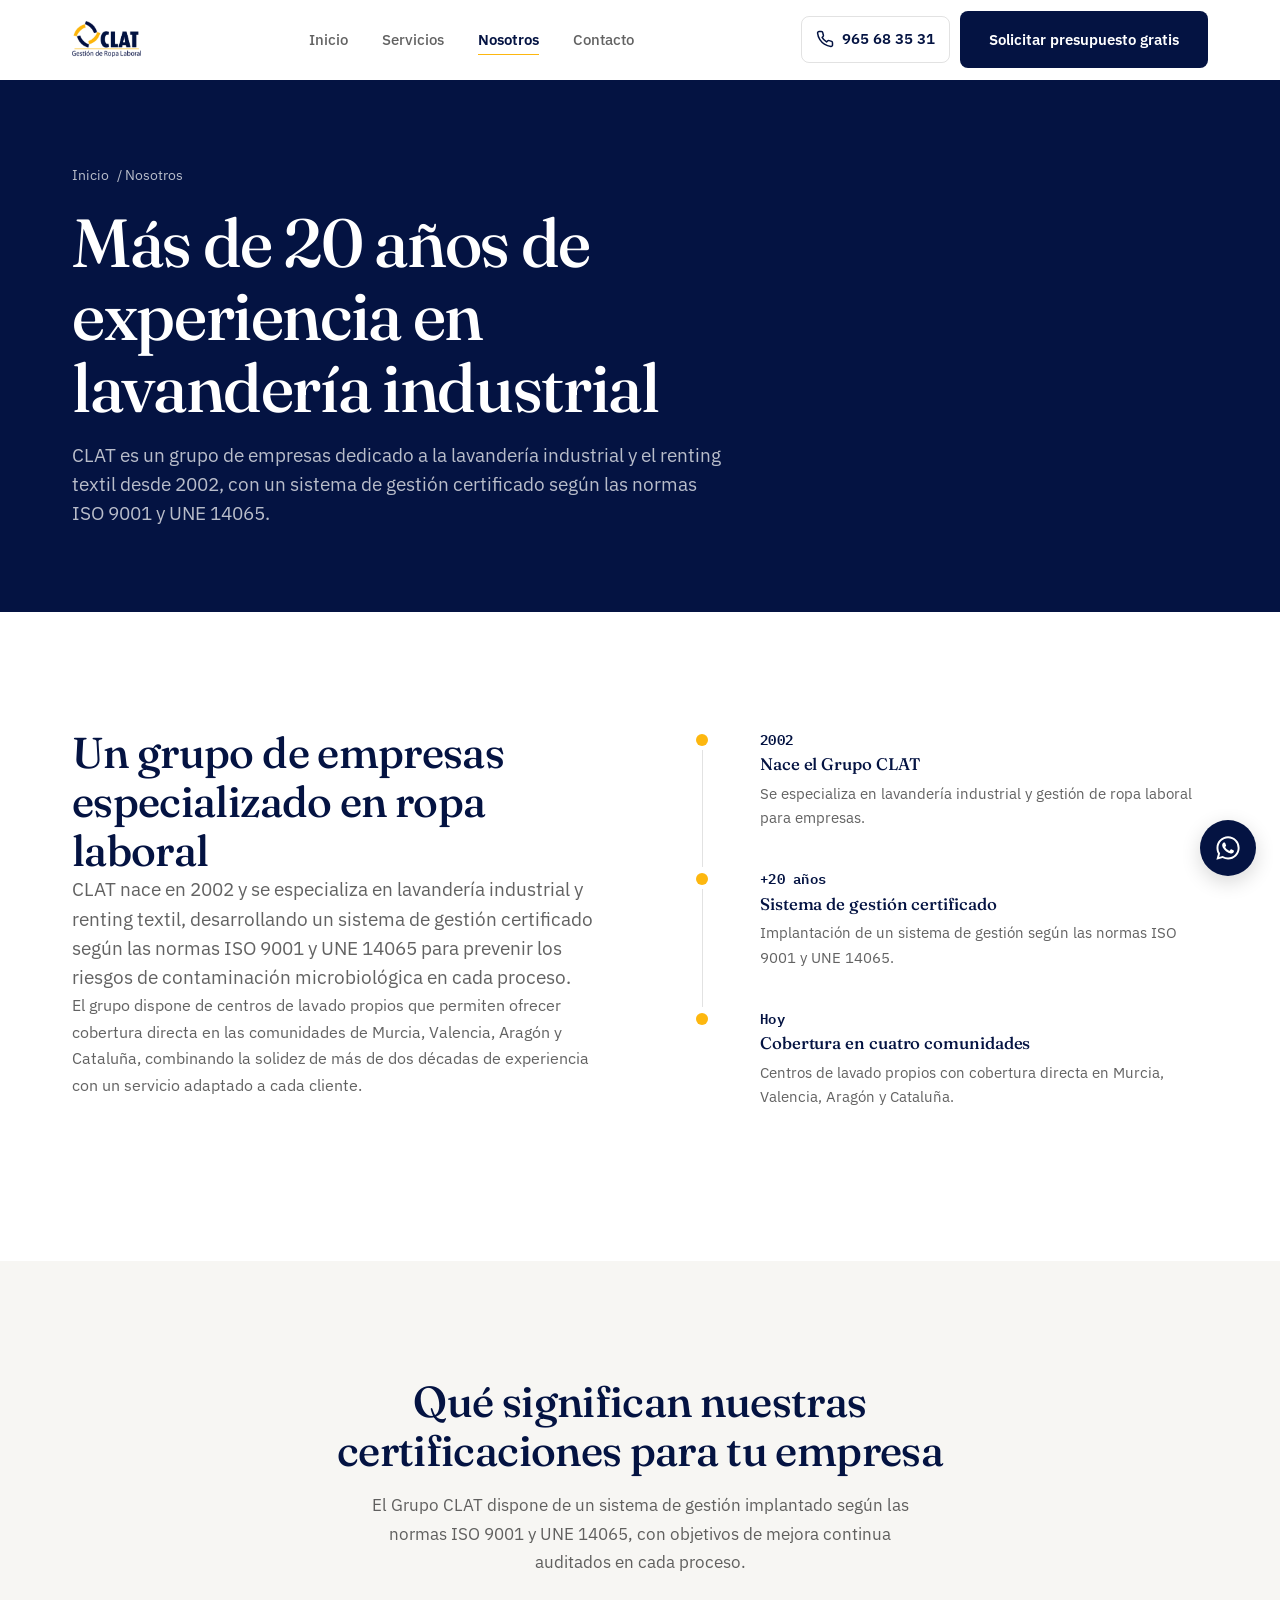
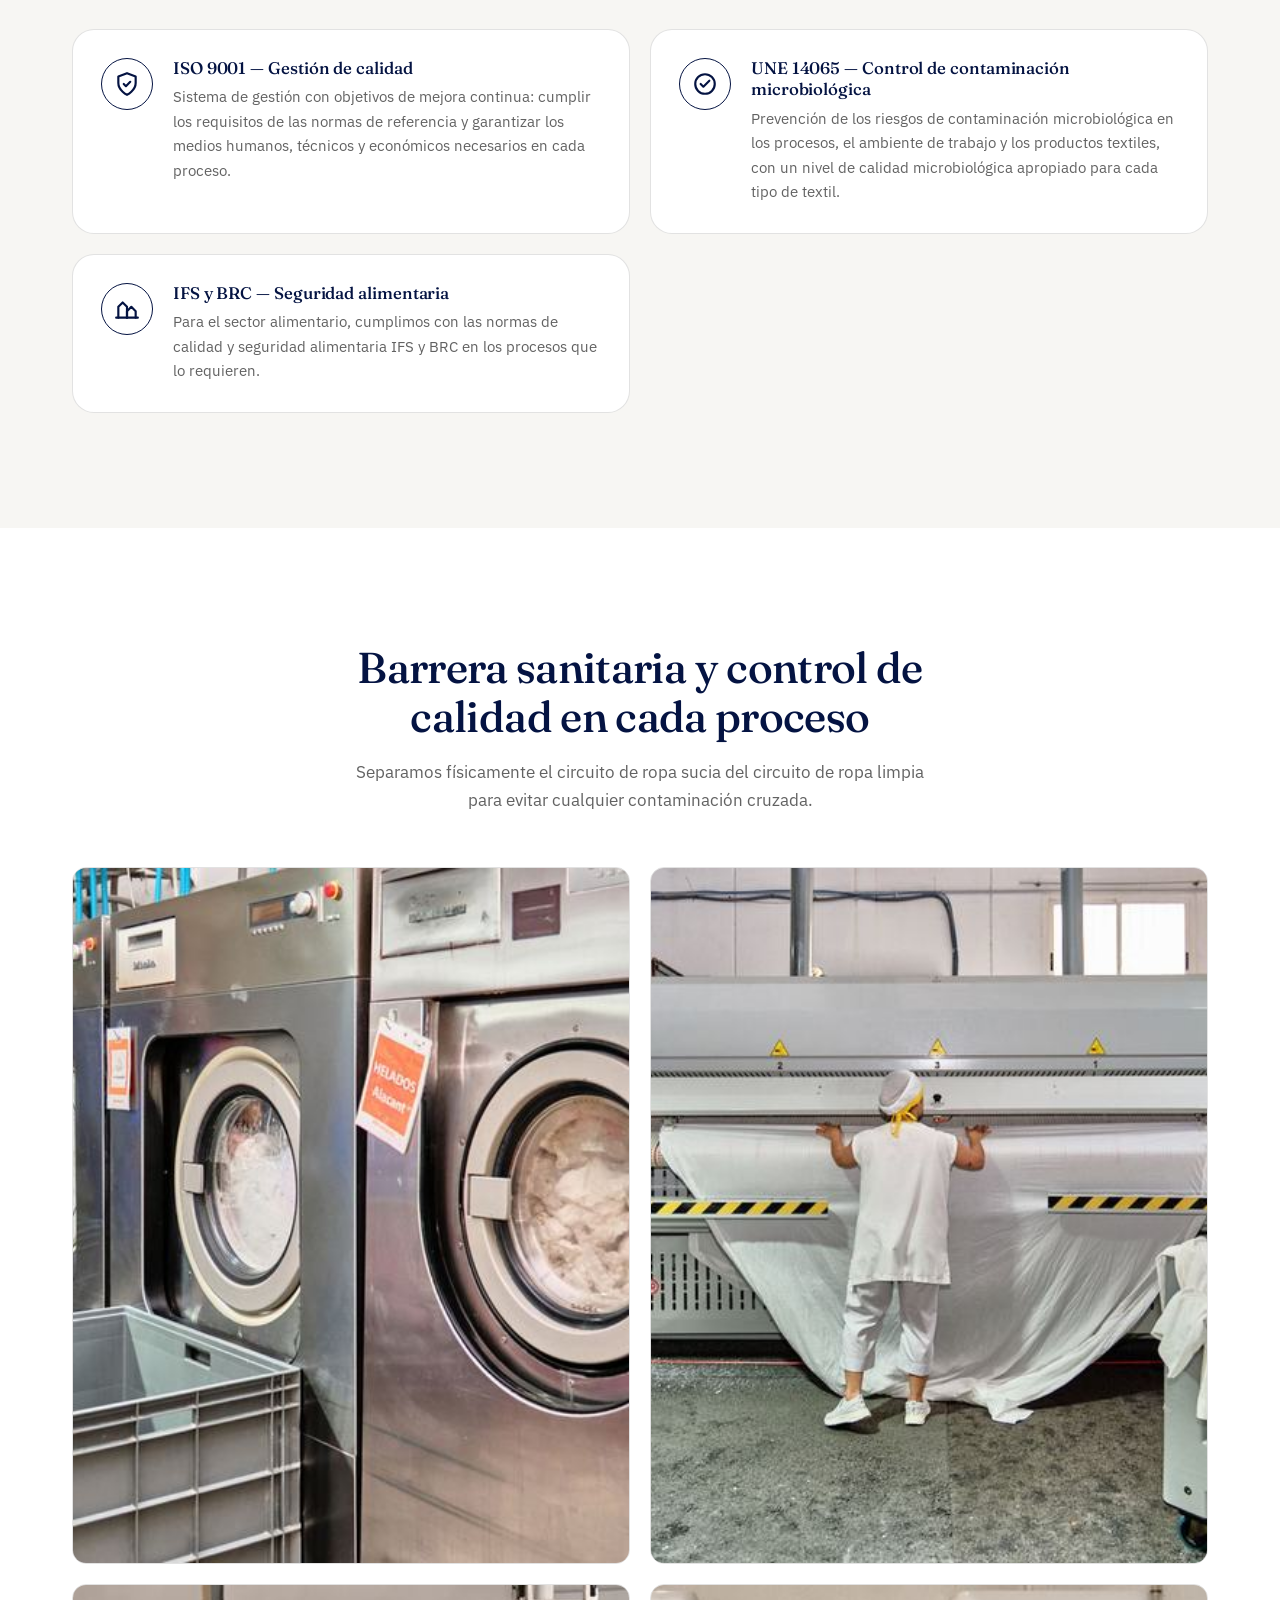
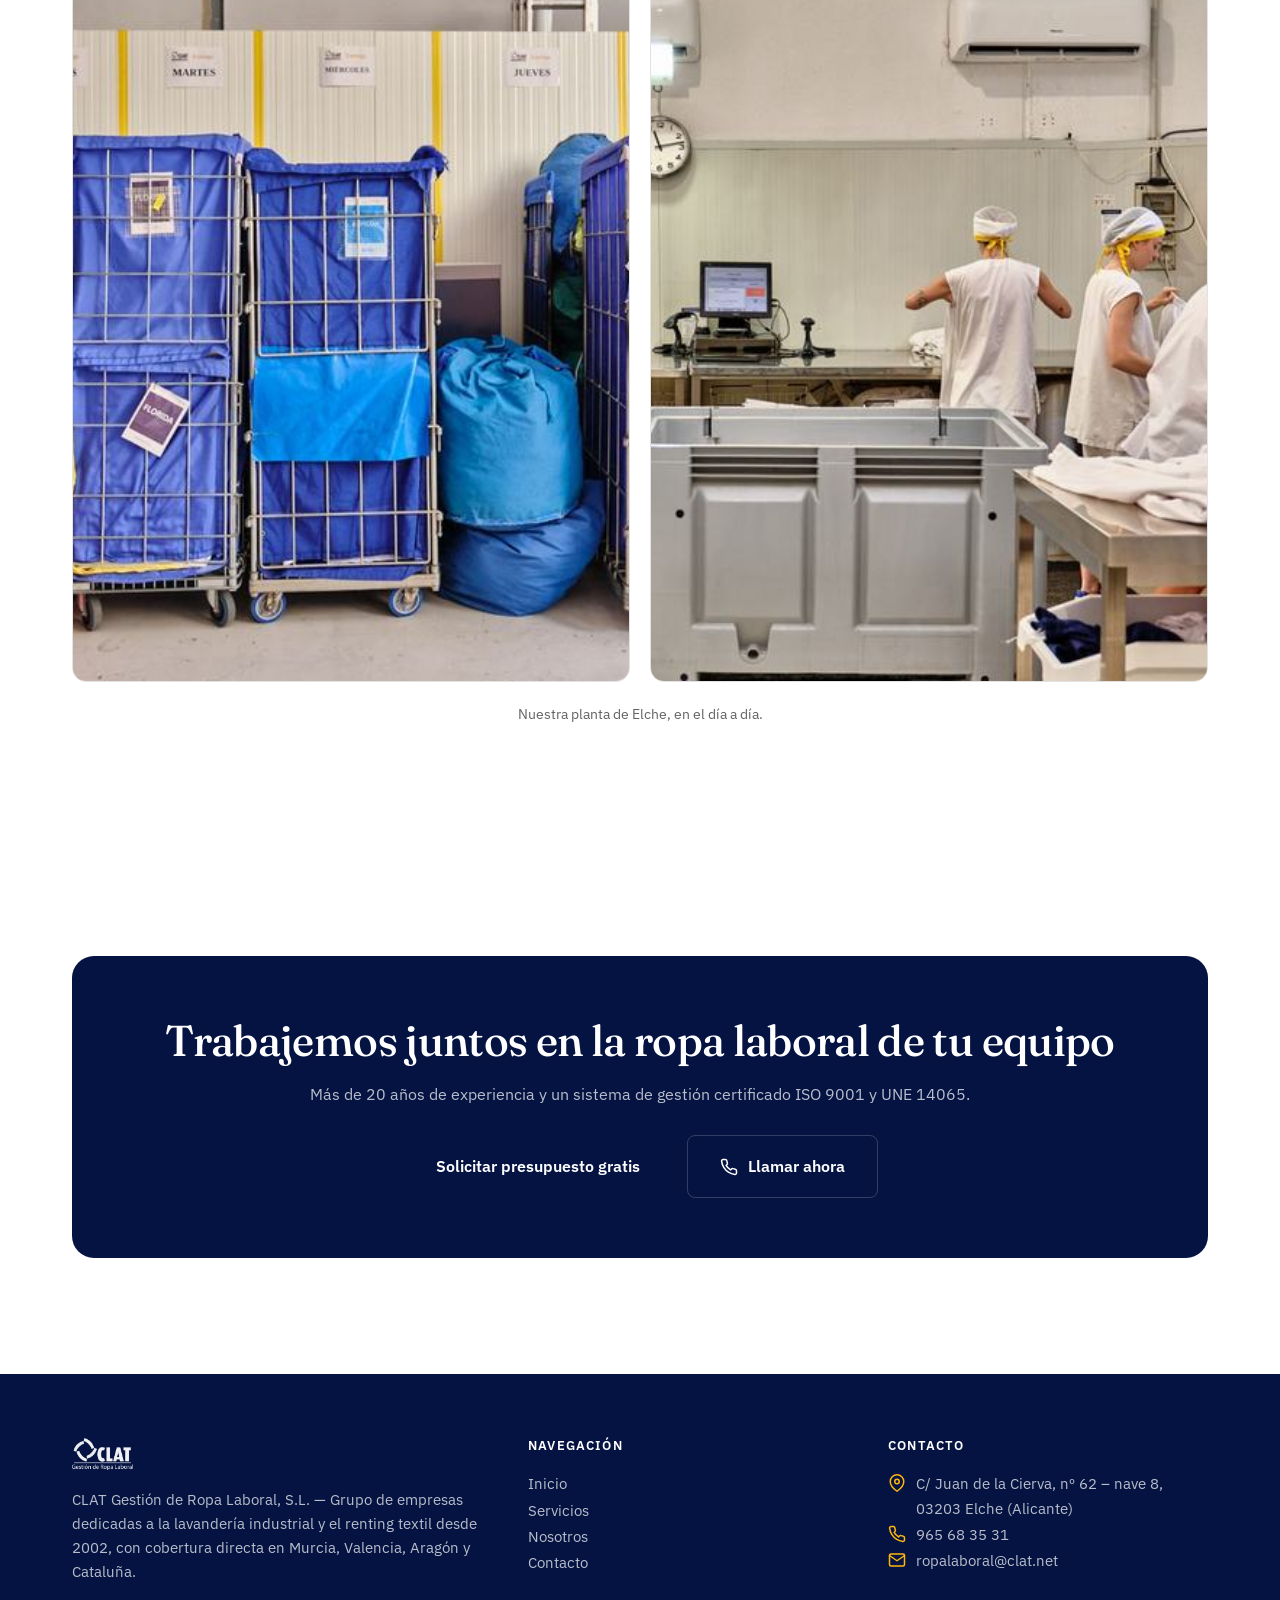
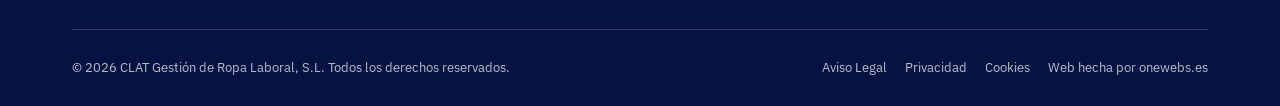
<file: nosotros.html>
<!doctype html>
<html lang="es">
<head>
<meta charset="UTF-8">
<meta name="viewport" content="width=device-width, initial-scale=1.0">
<meta name="theme-color" content="#041342">
<title>Nosotros: Grupo CLAT desde 2002, Certificación ISO 9001 y UNE 14065</title>
<meta name="description" content="CLAT es un grupo de empresas dedicado a la lavandería industrial y el renting textil desde 2002, con sistema de gestión certificado según ISO 9001 y UNE 14065.">
<link rel="canonical" href="https://davidpinop.github.io/Clat-Ropa/nosotros.html">
<link rel="icon" href="images/logo-clat.png" type="image/png">
<meta property="og:type" content="website">
<meta property="og:site_name" content="CLAT — Gestión de Ropa Laboral">
<meta property="og:title" content="Nosotros: Grupo CLAT desde 2002, Certificación ISO 9001 y UNE 14065">
<meta property="og:description" content="CLAT es un grupo de empresas dedicado a la lavandería industrial y el renting textil desde 2002, con sistema de gestión certificado según ISO 9001 y UNE 14065.">
<meta property="og:url" content="https://davidpinop.github.io/Clat-Ropa/nosotros.html">
<meta property="og:image" content="https://davidpinop.github.io/Clat-Ropa/images/logo-clat.png">
<meta property="og:locale" content="es_ES">
<meta name="twitter:card" content="summary">
<meta name="twitter:title" content="Nosotros: Grupo CLAT desde 2002, Certificación ISO 9001 y UNE 14065">
<meta name="twitter:description" content="CLAT es un grupo de empresas dedicado a la lavandería industrial y el renting textil desde 2002, con sistema de gestión certificado según ISO 9001 y UNE 14065.">
<meta name="twitter:image" content="https://davidpinop.github.io/Clat-Ropa/images/logo-clat.png">
<link rel="preconnect" href="https://fonts.googleapis.com">
<link rel="preconnect" href="https://fonts.gstatic.com" crossorigin>
<link href="https://fonts.googleapis.com/css2?family=Fraunces:ital,opsz,wght@0,9..144,300;0,9..144,400;0,9..144,500;0,9..144,600;1,9..144,400;1,9..144,500&amp;family=IBM+Plex+Sans:wght@400;500;600;700&amp;family=IBM+Plex+Mono:wght@400;500;600;700&amp;display=swap" rel="stylesheet">
<link rel="stylesheet" href="css/styles.css">
<noscript><style>.reveal{opacity:1!important;transform:none!important}</style></noscript>
<script type="application/ld+json">
{
  "@context": "https://schema.org",
  "@type": "BreadcrumbList",
  "itemListElement": [
    { "@type": "ListItem", "position": 1, "name": "Inicio", "item": "https://davidpinop.github.io/Clat-Ropa/" },
    { "@type": "ListItem", "position": 2, "name": "Nosotros", "item": "https://davidpinop.github.io/Clat-Ropa/nosotros.html" }
  ]
}
</script>
</head>
<body>

<header class="site-header">
  <div class="container">
    <a href="index.html" class="brand" aria-label="CLAT — Inicio">
      <img src="images/logo-clat.png" alt="CLAT — Gestión de Ropa Laboral" width="413" height="215">
    </a>

    <nav class="main-nav" aria-label="Navegación principal">
      <ul>
        <li><a href="index.html">Inicio</a></li>
        <li><a href="servicios.html">Servicios</a></li>
        <li><a href="nosotros.html" class="is-active">Nosotros</a></li>
        <li><a href="contacto.html">Contacto</a></li>
      </ul>
    </nav>
    <div class="header-actions">
      <a href="tel:965683531" class="header-tel">
        <svg viewBox="0 0 24 24" fill="none" stroke="currentColor" stroke-width="2" stroke-linecap="round" stroke-linejoin="round"><path d="M22 16.92v3a2 2 0 0 1-2.18 2 19.79 19.79 0 0 1-8.63-3.07 19.5 19.5 0 0 1-6-6 19.79 19.79 0 0 1-3.07-8.67A2 2 0 0 1 4.11 2h3a2 2 0 0 1 2 1.72c.127.96.362 1.903.7 2.81a2 2 0 0 1-.45 2.11L8.09 9.91a16 16 0 0 0 6 6l1.27-1.27a2 2 0 0 1 2.11-.45c.907.338 1.85.573 2.81.7A2 2 0 0 1 22 16.92z"/></svg>
        965 68 35 31
      </a>
      <a href="contacto.html" class="btn btn-primary">Solicitar presupuesto gratis</a>
    </div>
    <button class="menu-toggle" aria-label="Abrir menú" aria-expanded="false">
      <svg class="icon-open" viewBox="0 0 24 24" fill="none" stroke="currentColor" stroke-width="2" stroke-linecap="round" stroke-linejoin="round"><line x1="4" y1="7" x2="20" y2="7"/><line x1="4" y1="12" x2="20" y2="12"/><line x1="4" y1="17" x2="20" y2="17"/></svg>
      <svg class="icon-close" viewBox="0 0 24 24" fill="none" stroke="currentColor" stroke-width="2" stroke-linecap="round" stroke-linejoin="round" style="display:none"><line x1="18" y1="6" x2="6" y2="18"/><line x1="6" y1="6" x2="18" y2="18"/></svg>
    </button>
  </div>
</header>

<div class="mobile-menu" id="mobileMenu">
  <a href="tel:965683531" class="header-tel">
    <svg viewBox="0 0 24 24" fill="none" stroke="currentColor" stroke-width="2" stroke-linecap="round" stroke-linejoin="round"><path d="M22 16.92v3a2 2 0 0 1-2.18 2 19.79 19.79 0 0 1-8.63-3.07 19.5 19.5 0 0 1-6-6 19.79 19.79 0 0 1-3.07-8.67A2 2 0 0 1 4.11 2h3a2 2 0 0 1 2 1.72c.127.96.362 1.903.7 2.81a2 2 0 0 1-.45 2.11L8.09 9.91a16 16 0 0 0 6 6l1.27-1.27a2 2 0 0 1 2.11-.45c.907.338 1.85.573 2.81.7A2 2 0 0 1 22 16.92z"/></svg>
    Llamar: 965 68 35 31
  </a>
  <ul>
    <li><a href="index.html">Inicio</a></li>
    <li><a href="servicios.html">Servicios</a></li>
    <li><a href="nosotros.html" class="is-active">Nosotros</a></li>
    <li><a href="contacto.html">Contacto</a></li>
  </ul>
  <a href="contacto.html" class="btn btn-primary btn-block">Solicitar presupuesto gratis</a>
</div>

<main>

<section class="page-hero">
  <div class="container">
    <div class="breadcrumb"><a href="index.html">Inicio</a> / Nosotros</div>
    <h1>Más de 20 años de experiencia en lavandería industrial</h1>
    <p class="text-lede">CLAT es un grupo de empresas dedicado a la lavandería industrial y el renting textil desde 2002, con un sistema de gestión certificado según las normas ISO 9001 y UNE 14065.</p>
  </div>
</section>

<!-- ============================= HISTORIA ============================= -->
<section class="section-pad">
  <div class="container">
    <div class="detail-grid">
      <div class="reveal">
        <h2>Un grupo de empresas especializado en ropa laboral</h2>
        <p class="text-lede">CLAT nace en 2002 y se especializa en lavandería industrial y renting textil, desarrollando un sistema de gestión certificado según las normas ISO 9001 y UNE 14065 para prevenir los riesgos de contaminación microbiológica en cada proceso.</p>
        <p>El grupo dispone de centros de lavado propios que permiten ofrecer cobertura directa en las comunidades de Murcia, Valencia, Aragón y Cataluña, combinando la solidez de más de dos décadas de experiencia con un servicio adaptado a cada cliente.</p>
      </div>

      <div class="reveal">
        <div class="timeline">
          <div class="timeline-item">
            <div class="timeline-marker"><div class="timeline-dot"></div><div class="timeline-line"></div></div>
            <div class="timeline-content">
              <div class="timeline-year">2002</div>
              <h3>Nace el Grupo CLAT</h3>
              <p>Se especializa en lavandería industrial y gestión de ropa laboral para empresas.</p>
            </div>
          </div>
          <div class="timeline-item">
            <div class="timeline-marker"><div class="timeline-dot"></div><div class="timeline-line"></div></div>
            <div class="timeline-content">
              <div class="timeline-year">+20 años</div>
              <h3>Sistema de gestión certificado</h3>
              <p>Implantación de un sistema de gestión según las normas ISO 9001 y UNE 14065.</p>
            </div>
          </div>
          <div class="timeline-item">
            <div class="timeline-marker"><div class="timeline-dot"></div></div>
            <div class="timeline-content">
              <div class="timeline-year">Hoy</div>
              <h3>Cobertura en cuatro comunidades</h3>
              <p>Centros de lavado propios con cobertura directa en Murcia, Valencia, Aragón y Cataluña.</p>
            </div>
          </div>
        </div>
      </div>
    </div>
  </div>
</section>

<!-- ============================= CERTIFICACIONES ============================= -->
<section class="section-pad" style="background:var(--bg-soft)" id="certificaciones">
  <div class="container">
    <div class="section-head center reveal">
      <h2>Qué significan nuestras certificaciones para tu empresa</h2>
      <p>El Grupo CLAT dispone de un sistema de gestión implantado según las normas ISO 9001 y UNE 14065, con objetivos de mejora continua auditados en cada proceso.</p>
    </div>

    <div class="cert-grid">
      <div class="cert-card reveal">
        <div class="cert-icon">
          <svg viewBox="0 0 24 24" fill="none" stroke="currentColor" stroke-width="2" stroke-linecap="round" stroke-linejoin="round"><path d="M12 22s8-4 8-11V5l-8-3-8 3v6c0 7 8 11 8 11z"/><path d="M9 12l2 2 4-4"/></svg>
        </div>
        <div>
          <h3>ISO 9001 — Gestión de calidad</h3>
          <p>Sistema de gestión con objetivos de mejora continua: cumplir los requisitos de las normas de referencia y garantizar los medios humanos, técnicos y económicos necesarios en cada proceso.</p>
        </div>
      </div>
      <div class="cert-card reveal">
        <div class="cert-icon">
          <svg viewBox="0 0 24 24" fill="none" stroke="currentColor" stroke-width="2" stroke-linecap="round" stroke-linejoin="round"><circle cx="12" cy="12" r="9"/><path d="M8 12l2.5 2.5L16 9"/></svg>
        </div>
        <div>
          <h3>UNE 14065 — Control de contaminación microbiológica</h3>
          <p>Prevención de los riesgos de contaminación microbiológica en los procesos, el ambiente de trabajo y los productos textiles, con un nivel de calidad microbiológica apropiado para cada tipo de textil.</p>
        </div>
      </div>
      <div class="cert-card reveal">
        <div class="cert-icon">
          <svg viewBox="0 0 24 24" fill="none" stroke="currentColor" stroke-width="2" stroke-linecap="round" stroke-linejoin="round"><path d="M2 20h20"/><path d="M4 20V10l4-4 4 4v10"/><path d="M12 20v-6l4-4 4 4v6"/></svg>
        </div>
        <div>
          <h3>IFS y BRC — Seguridad alimentaria</h3>
          <p>Para el sector alimentario, cumplimos con las normas de calidad y seguridad alimentaria IFS y BRC en los procesos que lo requieren.</p>
        </div>
      </div>
    </div>
  </div>
</section>

<!-- ============================= INSTALACIONES ============================= -->
<section class="section-pad">
  <div class="container">
    <div class="section-head center reveal">
      <h2>Barrera sanitaria y control de calidad en cada proceso</h2>
      <p>Separamos físicamente el circuito de ropa sucia del circuito de ropa limpia para evitar cualquier contaminación cruzada.</p>
    </div>

    <div class="facility-grid">
      <div class="facility-tile reveal">
        <img src="images/facility-lavado.jpg" srcset="images/facility-lavado-small.jpg 480w, images/facility-lavado.jpg 900w" sizes="(max-width: 767px) 45vw, 300px" alt="Máquinas de lavado industrial en la planta de CLAT en Elche" loading="lazy" width="900" height="900">
      </div>
      <div class="facility-tile reveal">
        <img src="images/facility-planchado.jpg" srcset="images/facility-planchado-small.jpg 480w, images/facility-planchado.jpg 900w" sizes="(max-width: 767px) 45vw, 300px" alt="Trabajadora de CLAT operando una calandra de planchado industrial" loading="lazy" width="900" height="900">
      </div>
      <div class="facility-tile reveal">
        <img src="images/facility-organizacion.jpg" srcset="images/facility-organizacion-small.jpg 480w, images/facility-organizacion.jpg 900w" sizes="(max-width: 767px) 45vw, 300px" alt="Carros de ropa organizados por día de la semana en la planta de CLAT" loading="lazy" width="900" height="900">
      </div>
      <div class="facility-tile reveal">
        <img src="images/facility-equipo.jpg" srcset="images/facility-equipo-small.jpg 480w, images/facility-equipo.jpg 900w" sizes="(max-width: 767px) 45vw, 300px" alt="Equipo de CLAT trabajando en la clasificación de ropa laboral" loading="lazy" width="900" height="900">
      </div>
    </div>
    <p class="muted text-center reveal" style="margin-top:20px; font-size:0.9rem">Nuestra planta de Elche, en el día a día.</p>
  </div>
</section>

<!-- ============================= CTA FINAL ============================= -->
<section class="section-pad">
  <div class="container">
    <div class="cta-band reveal">
      <div class="cta-band-grid" style="grid-template-columns:1fr">
        <div class="text-center">
          <h2>Trabajemos juntos en la ropa laboral de tu equipo</h2>
          <p>Más de 20 años de experiencia y un sistema de gestión certificado ISO 9001 y UNE 14065.</p>
          <div class="cta-row" style="justify-content:center">
            <a href="contacto.html" class="btn btn-primary btn-lg">Solicitar presupuesto gratis</a>
            <a href="tel:965683531" class="btn btn-on-dark btn-lg">
              <svg viewBox="0 0 24 24" fill="none" stroke="currentColor" stroke-width="2" stroke-linecap="round" stroke-linejoin="round"><path d="M22 16.92v3a2 2 0 0 1-2.18 2 19.79 19.79 0 0 1-8.63-3.07 19.5 19.5 0 0 1-6-6 19.79 19.79 0 0 1-3.07-8.67A2 2 0 0 1 4.11 2h3a2 2 0 0 1 2 1.72c.127.96.362 1.903.7 2.81a2 2 0 0 1-.45 2.11L8.09 9.91a16 16 0 0 0 6 6l1.27-1.27a2 2 0 0 1 2.11-.45c.907.338 1.85.573 2.81.7A2 2 0 0 1 22 16.92z"/></svg>
              Llamar ahora
            </a>
          </div>
        </div>
      </div>
    </div>
  </div>
</section>

</main>

<footer class="site-footer">
  <div class="container">
    <div class="footer-grid">
      <div>
        <div class="footer-brand"><img src="images/logo-clat-white.png" alt="CLAT" loading="lazy" width="413" height="215"></div>
        <p>CLAT Gestión de Ropa Laboral, S.L. — Grupo de empresas dedicadas a la lavandería industrial y el renting textil desde 2002, con cobertura directa en Murcia, Valencia, Aragón y Cataluña.</p>
      </div>
      <div class="footer-col">
        <h3>Navegación</h3>
        <ul>
          <li><a href="index.html">Inicio</a></li>
          <li><a href="servicios.html">Servicios</a></li>
          <li><a href="nosotros.html">Nosotros</a></li>
          <li><a href="contacto.html">Contacto</a></li>
        </ul>
      </div>
      <div class="footer-col">
        <h3>Contacto</h3>
        <ul>
          <li class="footer-contact-item">
            <svg viewBox="0 0 24 24" fill="none" stroke="currentColor" stroke-width="2" stroke-linecap="round" stroke-linejoin="round"><path d="M21 10c0 7-9 13-9 13s-9-6-9-13a9 9 0 0 1 18 0z"/><circle cx="12" cy="10" r="3"/></svg>
            <span>C/ Juan de la Cierva, nº 62 – nave 8, 03203 Elche (Alicante)</span>
          </li>
          <li class="footer-contact-item">
            <svg viewBox="0 0 24 24" fill="none" stroke="currentColor" stroke-width="2" stroke-linecap="round" stroke-linejoin="round"><path d="M22 16.92v3a2 2 0 0 1-2.18 2 19.79 19.79 0 0 1-8.63-3.07 19.5 19.5 0 0 1-6-6 19.79 19.79 0 0 1-3.07-8.67A2 2 0 0 1 4.11 2h3a2 2 0 0 1 2 1.72c.127.96.362 1.903.7 2.81a2 2 0 0 1-.45 2.11L8.09 9.91a16 16 0 0 0 6 6l1.27-1.27a2 2 0 0 1 2.11-.45c.907.338 1.85.573 2.81.7A2 2 0 0 1 22 16.92z"/></svg>
            <a href="tel:965683531">965 68 35 31</a>
          </li>
          <li class="footer-contact-item">
            <svg viewBox="0 0 24 24" fill="none" stroke="currentColor" stroke-width="2" stroke-linecap="round" stroke-linejoin="round"><path d="M4 4h16c1.1 0 2 .9 2 2v12c0 1.1-.9 2-2 2H4c-1.1 0-2-.9-2-2V6c0-1.1.9-2 2-2z"/><polyline points="22,6 12,13 2,6"/></svg>
            <a href="mailto:ropalaboral@clat.net">ropalaboral@clat.net</a>
          </li>
        </ul>
      </div>
    </div>
    <div class="footer-bottom">
      <span>© <span id="year"></span> CLAT Gestión de Ropa Laboral, S.L. Todos los derechos reservados.</span>
      <div class="footer-legal">
        <a href="aviso-legal.html">Aviso Legal</a>
        <a href="privacidad.html">Privacidad</a>
        <a href="cookies.html">Cookies</a>
        <a href="https://www.onewebs.es" target="_blank" rel="noopener">Web hecha por onewebs.es</a>
      </div>
    </div>
  </div>
</footer>

<div role="complementary" aria-label="Contacto directo por WhatsApp">
<a class="whatsapp-float" target="_blank" rel="noopener"
   href="https://wa.me/34600000000?text=Hola%2C%20quiero%20m%C3%A1s%20informaci%C3%B3n%20sobre%20lavander%C3%ADa%20industrial%20%2F%20renting%20textil."
   aria-label="Escríbenos por WhatsApp">
  <svg viewBox="0 0 24 24" fill="currentColor"><path d="M12.04 2C6.58 2 2.13 6.45 2.13 11.91c0 1.75.46 3.45 1.32 4.95L2.05 22l5.25-1.38a9.9 9.9 0 0 0 4.74 1.21h.01c5.46 0 9.9-4.45 9.9-9.91.01-5.46-4.44-9.92-9.91-9.92zm0 18.13h-.01a8.2 8.2 0 0 1-4.19-1.15l-.3-.18-3.12.82.83-3.04-.2-.31a8.2 8.2 0 0 1-1.26-4.35c0-4.54 3.7-8.24 8.25-8.24 2.2 0 4.27.86 5.83 2.42a8.18 8.18 0 0 1 2.41 5.83c0 4.55-3.7 8.2-8.24 8.2zm4.52-6.16c-.25-.12-1.47-.72-1.69-.81-.23-.08-.39-.12-.56.13-.17.25-.64.81-.78.97-.14.17-.29.19-.53.06-.25-.12-1.05-.39-2-1.23-.74-.66-1.24-1.47-1.38-1.72-.15-.25-.02-.38.11-.51.11-.11.25-.29.37-.43.12-.14.16-.25.25-.41.08-.17.04-.31-.02-.43-.06-.12-.56-1.35-.77-1.85-.2-.48-.41-.42-.56-.43h-.48c-.17 0-.43.06-.66.31-.23.25-.86.85-.86 2.07 0 1.22.89 2.4 1.01 2.56.12.17 1.75 2.67 4.25 3.74.59.26 1.05.41 1.41.52.59.19 1.13.16 1.56.1.48-.07 1.47-.6 1.67-1.18.21-.58.21-1.07.15-1.18-.06-.1-.23-.16-.48-.29z"/></svg>
</a>
</div>

<nav class="mobile-cta-bar" aria-label="Contacto rápido">
  <a href="tel:965683531" class="btn btn-secondary">
    <svg viewBox="0 0 24 24" fill="none" stroke="currentColor" stroke-width="2" stroke-linecap="round" stroke-linejoin="round"><path d="M22 16.92v3a2 2 0 0 1-2.18 2 19.79 19.79 0 0 1-8.63-3.07 19.5 19.5 0 0 1-6-6 19.79 19.79 0 0 1-3.07-8.67A2 2 0 0 1 4.11 2h3a2 2 0 0 1 2 1.72c.127.96.362 1.903.7 2.81a2 2 0 0 1-.45 2.11L8.09 9.91a16 16 0 0 0 6 6l1.27-1.27a2 2 0 0 1 2.11-.45c.907.338 1.85.573 2.81.7A2 2 0 0 1 22 16.92z"/></svg>
    Llamar ahora
  </a>
  <a href="contacto.html" class="btn btn-primary">Solicitar presupuesto gratis</a>
</nav>

<script src="js/main.js"></script>
<script>document.getElementById('year').textContent = new Date().getFullYear();</script>
</body>
</html>
</file>
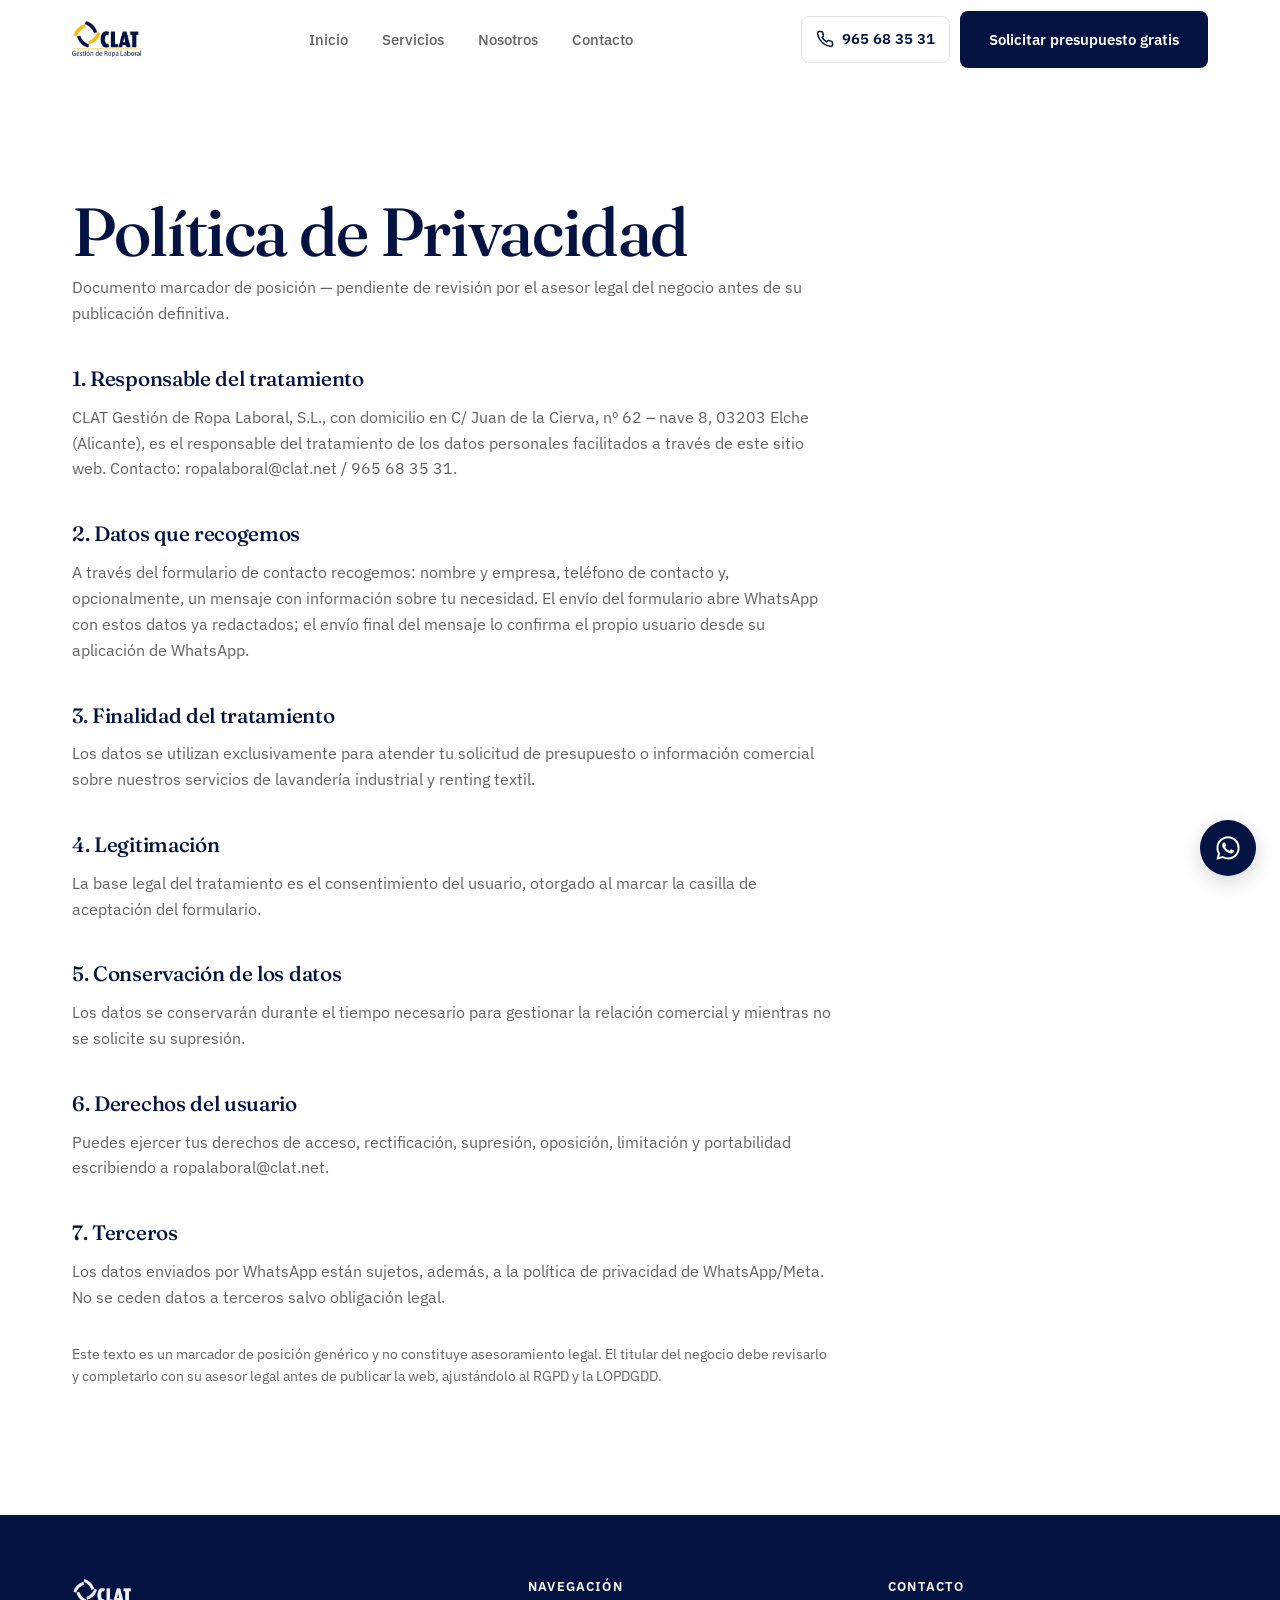
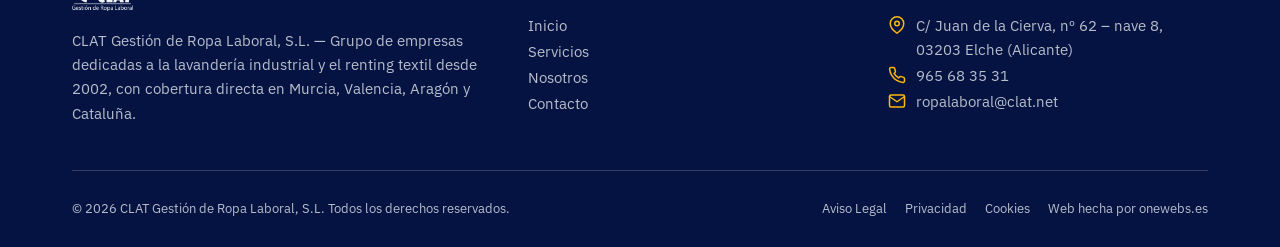
<file: privacidad.html>
<!doctype html>
<html lang="es">
<head>
<meta charset="UTF-8">
<meta name="viewport" content="width=device-width, initial-scale=1.0">
<meta name="theme-color" content="#041342">
<title>Política de Privacidad | CLAT</title>
<meta name="description" content="Política de privacidad y protección de datos del sitio web de CLAT — Gestión de Ropa Laboral, con sede en Elche (Alicante).">
<meta name="robots" content="noindex">
<link rel="canonical" href="https://davidpinop.github.io/Clat-Ropa/privacidad.html">
<link rel="icon" href="images/logo-clat.png" type="image/png">
<meta property="og:type" content="website">
<meta property="og:site_name" content="CLAT — Gestión de Ropa Laboral">
<meta property="og:title" content="Política de Privacidad | CLAT">
<meta property="og:description" content="Política de privacidad y protección de datos del sitio web de CLAT — Gestión de Ropa Laboral, con sede en Elche (Alicante).">
<meta property="og:url" content="https://davidpinop.github.io/Clat-Ropa/privacidad.html">
<meta property="og:image" content="https://davidpinop.github.io/Clat-Ropa/images/logo-clat.png">
<meta property="og:locale" content="es_ES">
<meta name="twitter:card" content="summary">
<meta name="twitter:title" content="Política de Privacidad | CLAT">
<meta name="twitter:description" content="Política de privacidad y protección de datos del sitio web de CLAT — Gestión de Ropa Laboral, con sede en Elche (Alicante).">
<meta name="twitter:image" content="https://davidpinop.github.io/Clat-Ropa/images/logo-clat.png">
<link rel="preconnect" href="https://fonts.googleapis.com">
<link rel="preconnect" href="https://fonts.gstatic.com" crossorigin>
<link href="https://fonts.googleapis.com/css2?family=Fraunces:ital,opsz,wght@0,9..144,300;0,9..144,400;0,9..144,500;0,9..144,600;1,9..144,400;1,9..144,500&amp;family=IBM+Plex+Sans:wght@400;500;600;700&amp;family=IBM+Plex+Mono:wght@400;500;600;700&amp;display=swap" rel="stylesheet">
<link rel="stylesheet" href="css/styles.css">
<noscript><style>.reveal{opacity:1!important;transform:none!important}</style></noscript>
</head>
<body>

<header class="site-header">
  <div class="container">
    <a href="index.html" class="brand" aria-label="CLAT — Inicio">
      <img src="images/logo-clat.png" alt="CLAT — Gestión de Ropa Laboral" width="413" height="215">
    </a>

    <nav class="main-nav" aria-label="Navegación principal">
      <ul>
        <li><a href="index.html">Inicio</a></li>
        <li><a href="servicios.html">Servicios</a></li>
        <li><a href="nosotros.html">Nosotros</a></li>
        <li><a href="contacto.html">Contacto</a></li>
      </ul>
    </nav>
    <div class="header-actions">
      <a href="tel:965683531" class="header-tel">
        <svg viewBox="0 0 24 24" fill="none" stroke="currentColor" stroke-width="2" stroke-linecap="round" stroke-linejoin="round"><path d="M22 16.92v3a2 2 0 0 1-2.18 2 19.79 19.79 0 0 1-8.63-3.07 19.5 19.5 0 0 1-6-6 19.79 19.79 0 0 1-3.07-8.67A2 2 0 0 1 4.11 2h3a2 2 0 0 1 2 1.72c.127.96.362 1.903.7 2.81a2 2 0 0 1-.45 2.11L8.09 9.91a16 16 0 0 0 6 6l1.27-1.27a2 2 0 0 1 2.11-.45c.907.338 1.85.573 2.81.7A2 2 0 0 1 22 16.92z"/></svg>
        965 68 35 31
      </a>
      <a href="contacto.html" class="btn btn-primary">Solicitar presupuesto gratis</a>
    </div>
    <button class="menu-toggle" aria-label="Abrir menú" aria-expanded="false">
      <svg class="icon-open" viewBox="0 0 24 24" fill="none" stroke="currentColor" stroke-width="2" stroke-linecap="round" stroke-linejoin="round"><line x1="4" y1="7" x2="20" y2="7"/><line x1="4" y1="12" x2="20" y2="12"/><line x1="4" y1="17" x2="20" y2="17"/></svg>
      <svg class="icon-close" viewBox="0 0 24 24" fill="none" stroke="currentColor" stroke-width="2" stroke-linecap="round" stroke-linejoin="round" style="display:none"><line x1="18" y1="6" x2="6" y2="18"/><line x1="6" y1="6" x2="18" y2="18"/></svg>
    </button>
  </div>
</header>

<div class="mobile-menu" id="mobileMenu">
  <a href="tel:965683531" class="header-tel">
    <svg viewBox="0 0 24 24" fill="none" stroke="currentColor" stroke-width="2" stroke-linecap="round" stroke-linejoin="round"><path d="M22 16.92v3a2 2 0 0 1-2.18 2 19.79 19.79 0 0 1-8.63-3.07 19.5 19.5 0 0 1-6-6 19.79 19.79 0 0 1-3.07-8.67A2 2 0 0 1 4.11 2h3a2 2 0 0 1 2 1.72c.127.96.362 1.903.7 2.81a2 2 0 0 1-.45 2.11L8.09 9.91a16 16 0 0 0 6 6l1.27-1.27a2 2 0 0 1 2.11-.45c.907.338 1.85.573 2.81.7A2 2 0 0 1 22 16.92z"/></svg>
    Llamar: 965 68 35 31
  </a>
  <ul>
    <li><a href="index.html">Inicio</a></li>
    <li><a href="servicios.html">Servicios</a></li>
    <li><a href="nosotros.html">Nosotros</a></li>
    <li><a href="contacto.html">Contacto</a></li>
  </ul>
  <a href="contacto.html" class="btn btn-primary btn-block">Solicitar presupuesto gratis</a>
</div>

<main>
<section class="section-pad">
  <div class="container">
    <div class="legal-content">
      <h1 style="margin-bottom:8px">Política de Privacidad</h1>
      <p class="legal-updated">Documento marcador de posición — pendiente de revisión por el asesor legal del negocio antes de su publicación definitiva.</p>

      <h2>1. Responsable del tratamiento</h2>
      <p>CLAT Gestión de Ropa Laboral, S.L., con domicilio en C/ Juan de la Cierva, nº 62 – nave 8, 03203 Elche (Alicante), es el responsable del tratamiento de los datos personales facilitados a través de este sitio web. Contacto: ropalaboral@clat.net / 965 68 35 31.</p>

      <h2>2. Datos que recogemos</h2>
      <p>A través del formulario de contacto recogemos: nombre y empresa, teléfono de contacto y, opcionalmente, un mensaje con información sobre tu necesidad. El envío del formulario abre WhatsApp con estos datos ya redactados; el envío final del mensaje lo confirma el propio usuario desde su aplicación de WhatsApp.</p>

      <h2>3. Finalidad del tratamiento</h2>
      <p>Los datos se utilizan exclusivamente para atender tu solicitud de presupuesto o información comercial sobre nuestros servicios de lavandería industrial y renting textil.</p>

      <h2>4. Legitimación</h2>
      <p>La base legal del tratamiento es el consentimiento del usuario, otorgado al marcar la casilla de aceptación del formulario.</p>

      <h2>5. Conservación de los datos</h2>
      <p>Los datos se conservarán durante el tiempo necesario para gestionar la relación comercial y mientras no se solicite su supresión.</p>

      <h2>6. Derechos del usuario</h2>
      <p>Puedes ejercer tus derechos de acceso, rectificación, supresión, oposición, limitación y portabilidad escribiendo a ropalaboral@clat.net.</p>

      <h2>7. Terceros</h2>
      <p>Los datos enviados por WhatsApp están sujetos, además, a la política de privacidad de WhatsApp/Meta. No se ceden datos a terceros salvo obligación legal.</p>

      <p class="muted" style="margin-top:32px; font-size:0.85rem">Este texto es un marcador de posición genérico y no constituye asesoramiento legal. El titular del negocio debe revisarlo y completarlo con su asesor legal antes de publicar la web, ajustándolo al RGPD y la LOPDGDD.</p>
    </div>
  </div>
</section>
</main>

<footer class="site-footer">
  <div class="container">
    <div class="footer-grid">
      <div>
        <div class="footer-brand"><img src="images/logo-clat-white.png" alt="CLAT" loading="lazy" width="413" height="215"></div>
        <p>CLAT Gestión de Ropa Laboral, S.L. — Grupo de empresas dedicadas a la lavandería industrial y el renting textil desde 2002, con cobertura directa en Murcia, Valencia, Aragón y Cataluña.</p>
      </div>
      <div class="footer-col">
        <h3>Navegación</h3>
        <ul>
          <li><a href="index.html">Inicio</a></li>
          <li><a href="servicios.html">Servicios</a></li>
          <li><a href="nosotros.html">Nosotros</a></li>
          <li><a href="contacto.html">Contacto</a></li>
        </ul>
      </div>
      <div class="footer-col">
        <h3>Contacto</h3>
        <ul>
          <li class="footer-contact-item">
            <svg viewBox="0 0 24 24" fill="none" stroke="currentColor" stroke-width="2" stroke-linecap="round" stroke-linejoin="round"><path d="M21 10c0 7-9 13-9 13s-9-6-9-13a9 9 0 0 1 18 0z"/><circle cx="12" cy="10" r="3"/></svg>
            <span>C/ Juan de la Cierva, nº 62 – nave 8, 03203 Elche (Alicante)</span>
          </li>
          <li class="footer-contact-item">
            <svg viewBox="0 0 24 24" fill="none" stroke="currentColor" stroke-width="2" stroke-linecap="round" stroke-linejoin="round"><path d="M22 16.92v3a2 2 0 0 1-2.18 2 19.79 19.79 0 0 1-8.63-3.07 19.5 19.5 0 0 1-6-6 19.79 19.79 0 0 1-3.07-8.67A2 2 0 0 1 4.11 2h3a2 2 0 0 1 2 1.72c.127.96.362 1.903.7 2.81a2 2 0 0 1-.45 2.11L8.09 9.91a16 16 0 0 0 6 6l1.27-1.27a2 2 0 0 1 2.11-.45c.907.338 1.85.573 2.81.7A2 2 0 0 1 22 16.92z"/></svg>
            <a href="tel:965683531">965 68 35 31</a>
          </li>
          <li class="footer-contact-item">
            <svg viewBox="0 0 24 24" fill="none" stroke="currentColor" stroke-width="2" stroke-linecap="round" stroke-linejoin="round"><path d="M4 4h16c1.1 0 2 .9 2 2v12c0 1.1-.9 2-2 2H4c-1.1 0-2-.9-2-2V6c0-1.1.9-2 2-2z"/><polyline points="22,6 12,13 2,6"/></svg>
            <a href="mailto:ropalaboral@clat.net">ropalaboral@clat.net</a>
          </li>
        </ul>
      </div>
    </div>
    <div class="footer-bottom">
      <span>© <span id="year"></span> CLAT Gestión de Ropa Laboral, S.L. Todos los derechos reservados.</span>
      <div class="footer-legal">
        <a href="aviso-legal.html">Aviso Legal</a>
        <a href="privacidad.html">Privacidad</a>
        <a href="cookies.html">Cookies</a>
        <a href="https://www.onewebs.es" target="_blank" rel="noopener">Web hecha por onewebs.es</a>
      </div>
    </div>
  </div>
</footer>

<div role="complementary" aria-label="Contacto directo por WhatsApp">
<a class="whatsapp-float" target="_blank" rel="noopener"
   href="https://wa.me/34600000000?text=Hola%2C%20quiero%20m%C3%A1s%20informaci%C3%B3n%20sobre%20lavander%C3%ADa%20industrial%20%2F%20renting%20textil."
   aria-label="Escríbenos por WhatsApp">
  <svg viewBox="0 0 24 24" fill="currentColor"><path d="M12.04 2C6.58 2 2.13 6.45 2.13 11.91c0 1.75.46 3.45 1.32 4.95L2.05 22l5.25-1.38a9.9 9.9 0 0 0 4.74 1.21h.01c5.46 0 9.9-4.45 9.9-9.91.01-5.46-4.44-9.92-9.91-9.92zm0 18.13h-.01a8.2 8.2 0 0 1-4.19-1.15l-.3-.18-3.12.82.83-3.04-.2-.31a8.2 8.2 0 0 1-1.26-4.35c0-4.54 3.7-8.24 8.25-8.24 2.2 0 4.27.86 5.83 2.42a8.18 8.18 0 0 1 2.41 5.83c0 4.55-3.7 8.2-8.24 8.2zm4.52-6.16c-.25-.12-1.47-.72-1.69-.81-.23-.08-.39-.12-.56.13-.17.25-.64.81-.78.97-.14.17-.29.19-.53.06-.25-.12-1.05-.39-2-1.23-.74-.66-1.24-1.47-1.38-1.72-.15-.25-.02-.38.11-.51.11-.11.25-.29.37-.43.12-.14.16-.25.25-.41.08-.17.04-.31-.02-.43-.06-.12-.56-1.35-.77-1.85-.2-.48-.41-.42-.56-.43h-.48c-.17 0-.43.06-.66.31-.23.25-.86.85-.86 2.07 0 1.22.89 2.4 1.01 2.56.12.17 1.75 2.67 4.25 3.74.59.26 1.05.41 1.41.52.59.19 1.13.16 1.56.1.48-.07 1.47-.6 1.67-1.18.21-.58.21-1.07.15-1.18-.06-.1-.23-.16-.48-.29z"/></svg>
</a>
</div>

<nav class="mobile-cta-bar" aria-label="Contacto rápido">
  <a href="tel:965683531" class="btn btn-secondary">
    <svg viewBox="0 0 24 24" fill="none" stroke="currentColor" stroke-width="2" stroke-linecap="round" stroke-linejoin="round"><path d="M22 16.92v3a2 2 0 0 1-2.18 2 19.79 19.79 0 0 1-8.63-3.07 19.5 19.5 0 0 1-6-6 19.79 19.79 0 0 1-3.07-8.67A2 2 0 0 1 4.11 2h3a2 2 0 0 1 2 1.72c.127.96.362 1.903.7 2.81a2 2 0 0 1-.45 2.11L8.09 9.91a16 16 0 0 0 6 6l1.27-1.27a2 2 0 0 1 2.11-.45c.907.338 1.85.573 2.81.7A2 2 0 0 1 22 16.92z"/></svg>
    Llamar ahora
  </a>
  <a href="contacto.html" class="btn btn-primary">Solicitar presupuesto gratis</a>
</nav>

<script src="js/main.js"></script>
<script>document.getElementById('year').textContent = new Date().getFullYear();</script>
</body>
</html>
</file>
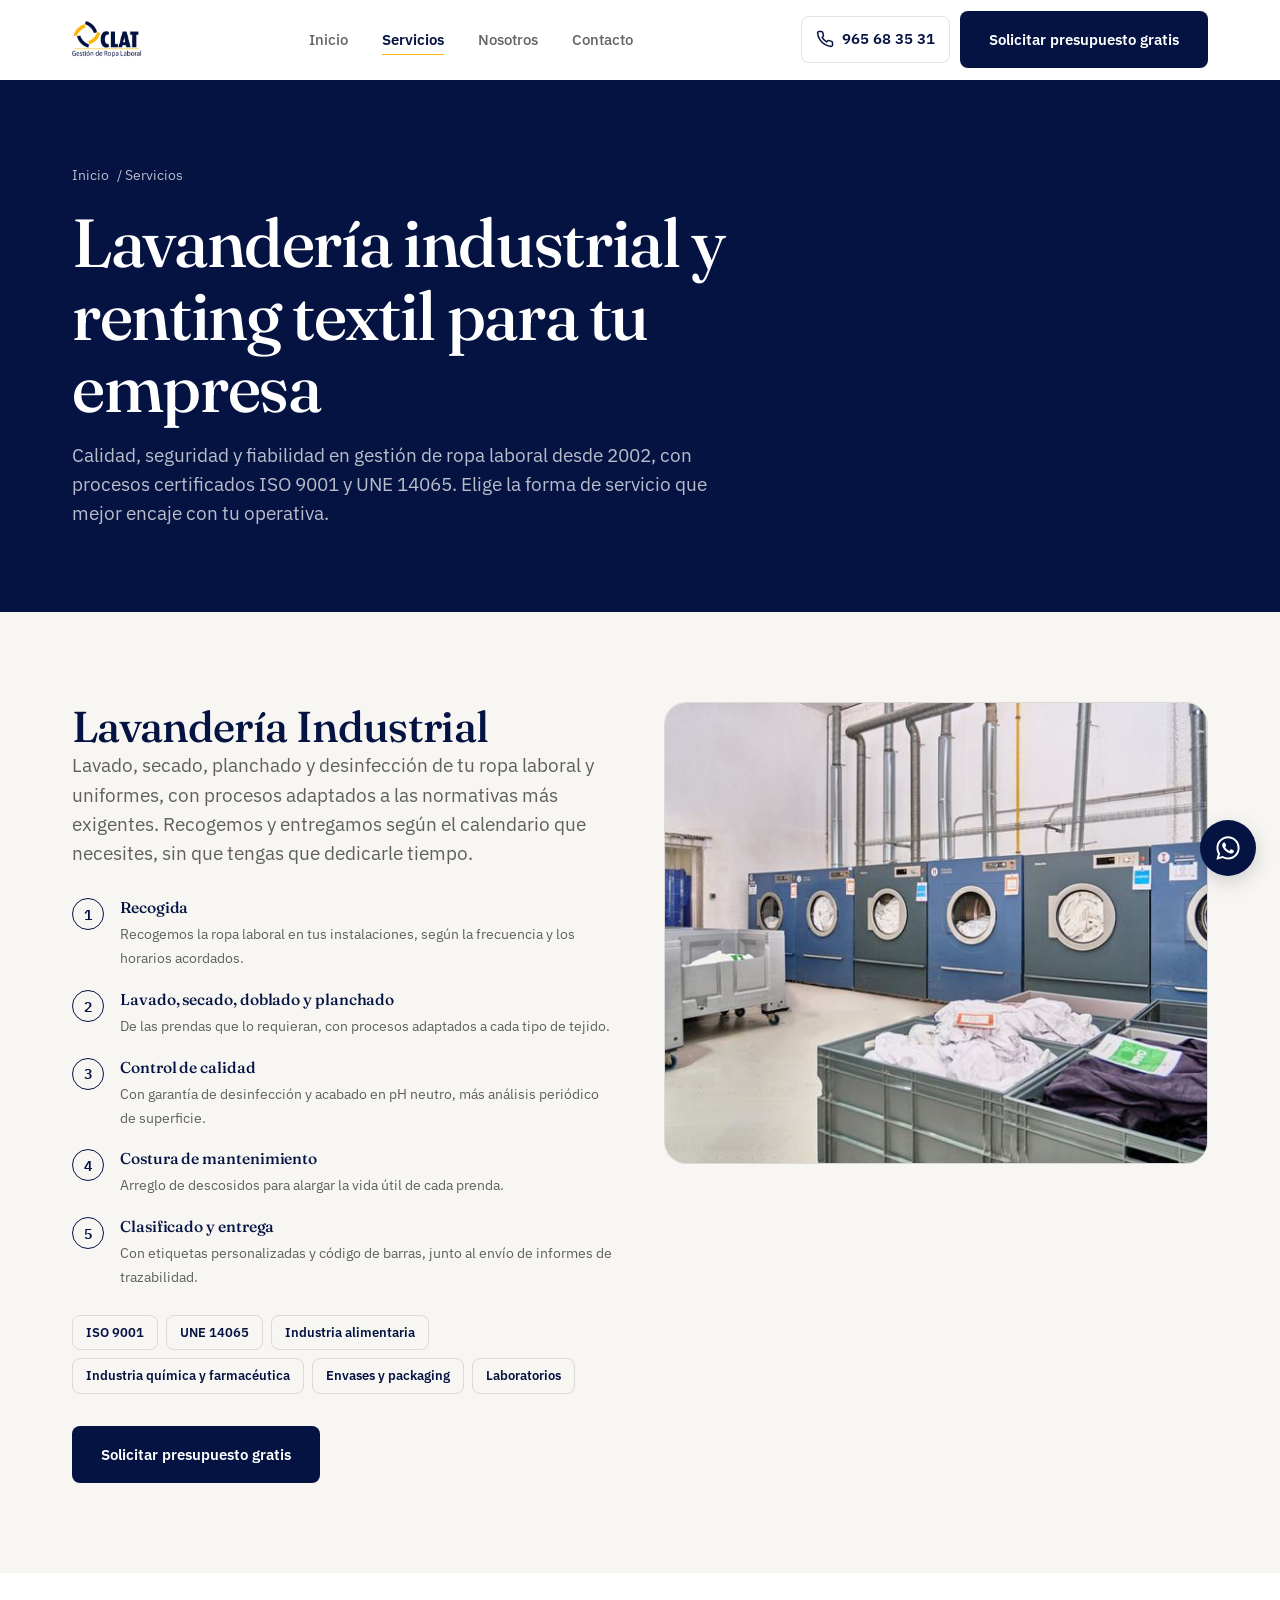
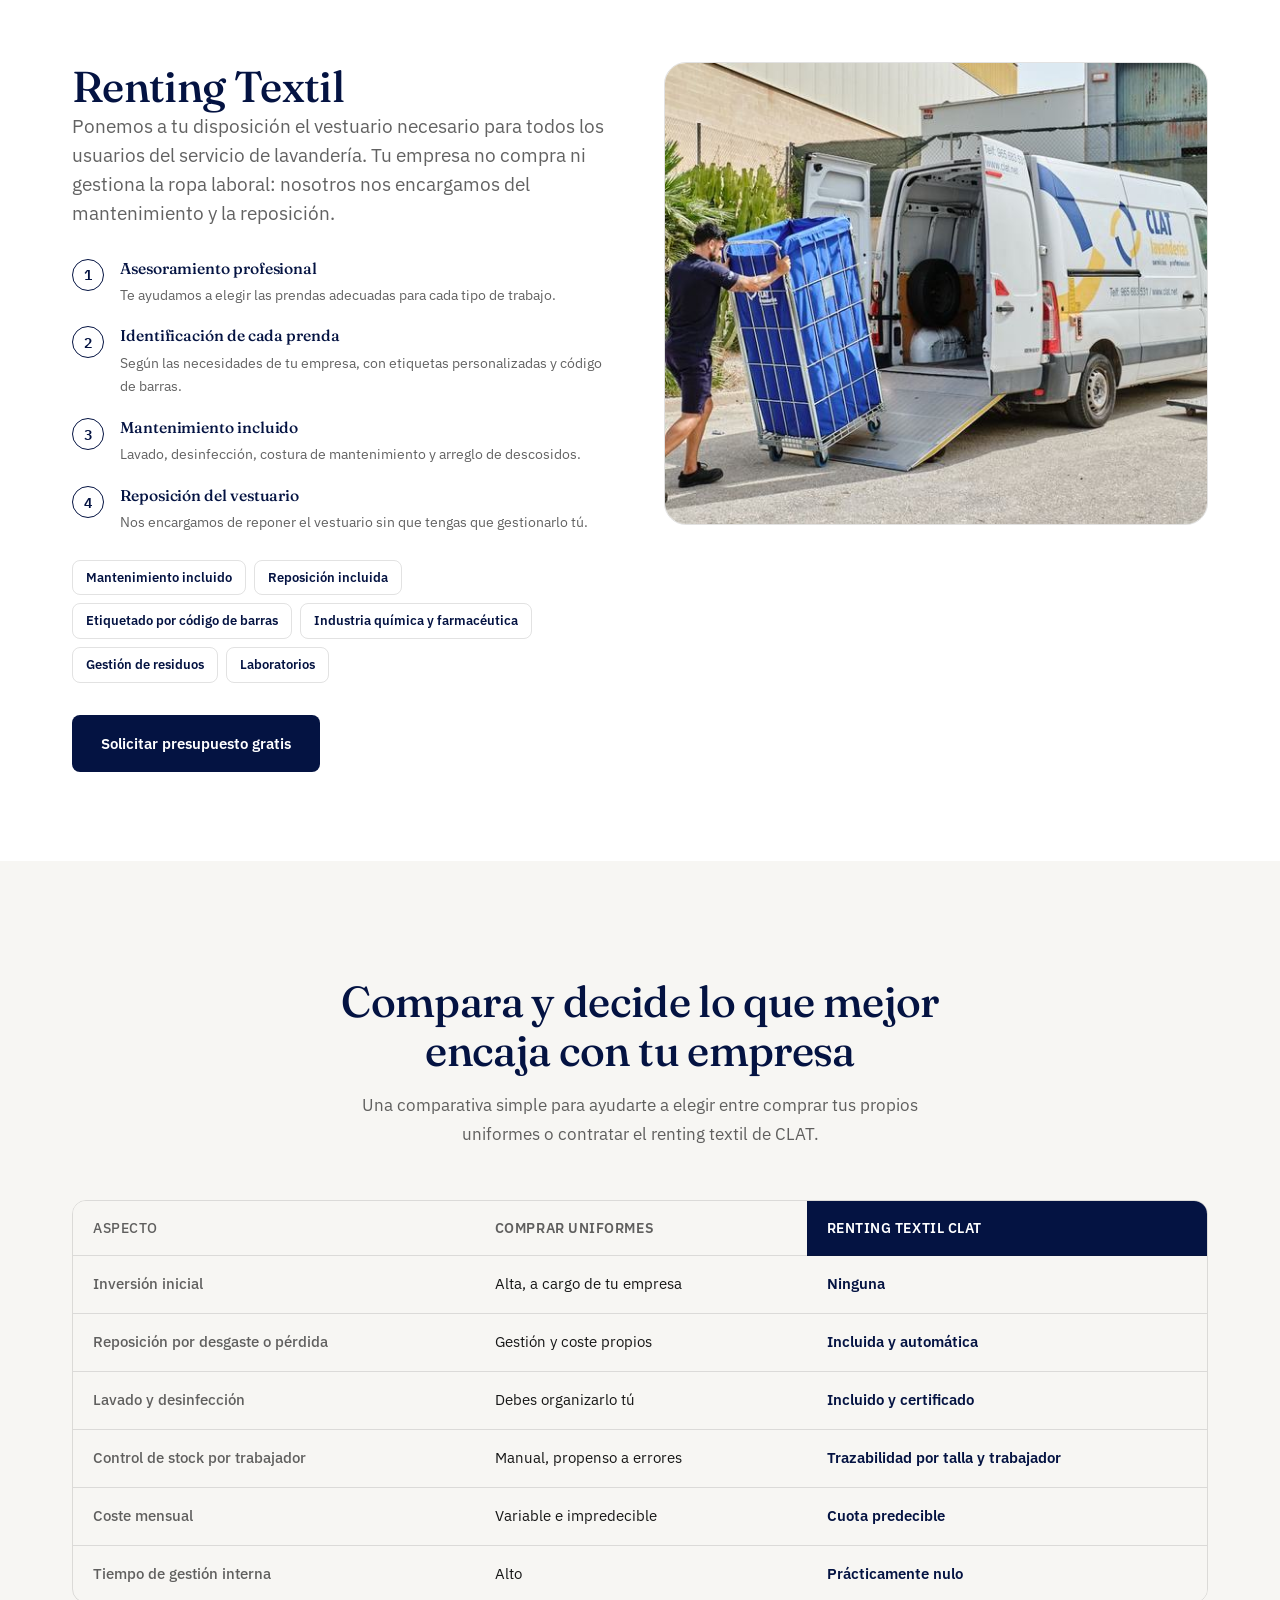
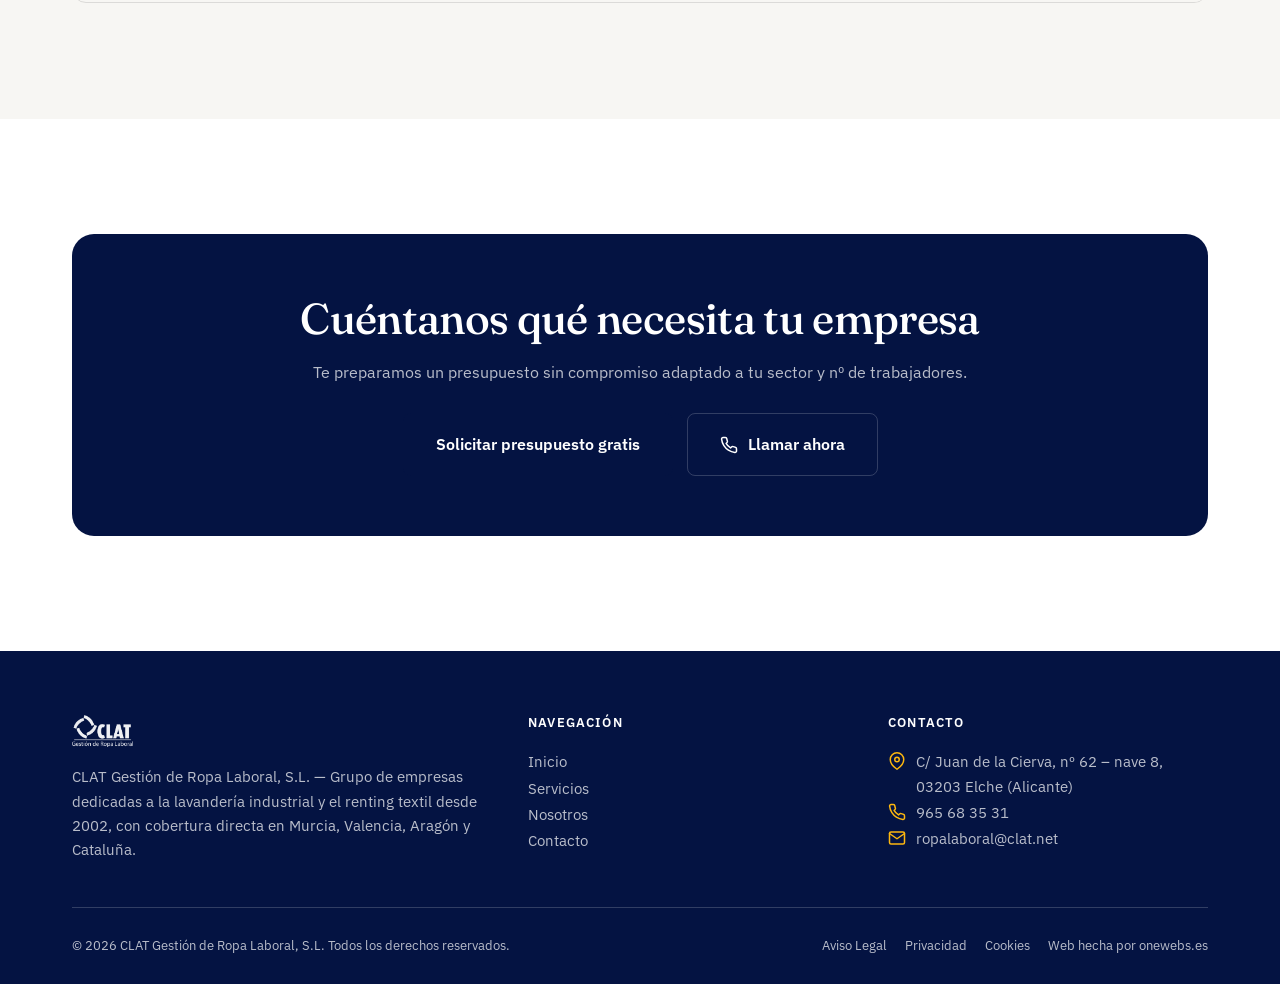
<file: servicios.html>
<!doctype html>
<html lang="es">
<head>
<meta charset="UTF-8">
<meta name="viewport" content="width=device-width, initial-scale=1.0">
<meta name="theme-color" content="#041342">
<title>Servicios: Lavandería Industrial y Renting Textil | CLAT</title>
<meta name="description" content="Lavado, secado, doblado y planchado de ropa laboral, o renting textil con mantenimiento y reposición incluidos. Cobertura directa en Murcia, Valencia, Aragón y Cataluña.">
<link rel="canonical" href="https://davidpinop.github.io/Clat-Ropa/servicios.html">
<link rel="icon" href="images/logo-clat.png" type="image/png">
<meta property="og:type" content="website">
<meta property="og:site_name" content="CLAT — Gestión de Ropa Laboral">
<meta property="og:title" content="Servicios: Lavandería Industrial y Renting Textil | CLAT">
<meta property="og:description" content="Lavado, secado, doblado y planchado de ropa laboral, o renting textil con mantenimiento y reposición incluidos. Cobertura directa en Murcia, Valencia, Aragón y Cataluña.">
<meta property="og:url" content="https://davidpinop.github.io/Clat-Ropa/servicios.html">
<meta property="og:image" content="https://davidpinop.github.io/Clat-Ropa/images/logo-clat.png">
<meta property="og:locale" content="es_ES">
<meta name="twitter:card" content="summary">
<meta name="twitter:title" content="Servicios: Lavandería Industrial y Renting Textil | CLAT">
<meta name="twitter:description" content="Lavado, secado, doblado y planchado de ropa laboral, o renting textil con mantenimiento y reposición incluidos. Cobertura directa en Murcia, Valencia, Aragón y Cataluña.">
<meta name="twitter:image" content="https://davidpinop.github.io/Clat-Ropa/images/logo-clat.png">
<link rel="preconnect" href="https://fonts.googleapis.com">
<link rel="preconnect" href="https://fonts.gstatic.com" crossorigin>
<link href="https://fonts.googleapis.com/css2?family=Fraunces:ital,opsz,wght@0,9..144,300;0,9..144,400;0,9..144,500;0,9..144,600;1,9..144,400;1,9..144,500&amp;family=IBM+Plex+Sans:wght@400;500;600;700&amp;family=IBM+Plex+Mono:wght@400;500;600;700&amp;display=swap" rel="stylesheet">
<link rel="stylesheet" href="css/styles.css">
<noscript><style>.reveal{opacity:1!important;transform:none!important}</style></noscript>
<script type="application/ld+json">
{
  "@context": "https://schema.org",
  "@type": "BreadcrumbList",
  "itemListElement": [
    { "@type": "ListItem", "position": 1, "name": "Inicio", "item": "https://davidpinop.github.io/Clat-Ropa/" },
    { "@type": "ListItem", "position": 2, "name": "Servicios", "item": "https://davidpinop.github.io/Clat-Ropa/servicios.html" }
  ]
}
</script>
</head>
<body>

<!-- ============================= HEADER ============================= -->
<header class="site-header">
  <div class="container">
    <a href="index.html" class="brand" aria-label="CLAT — Inicio">
      <img src="images/logo-clat.png" alt="CLAT — Gestión de Ropa Laboral" width="413" height="215">
    </a>

    <nav class="main-nav" aria-label="Navegación principal">
      <ul>
        <li><a href="index.html">Inicio</a></li>
        <li><a href="servicios.html" class="is-active">Servicios</a></li>
        <li><a href="nosotros.html">Nosotros</a></li>
        <li><a href="contacto.html">Contacto</a></li>
      </ul>
    </nav>
    <div class="header-actions">
      <a href="tel:965683531" class="header-tel">
        <svg viewBox="0 0 24 24" fill="none" stroke="currentColor" stroke-width="2" stroke-linecap="round" stroke-linejoin="round"><path d="M22 16.92v3a2 2 0 0 1-2.18 2 19.79 19.79 0 0 1-8.63-3.07 19.5 19.5 0 0 1-6-6 19.79 19.79 0 0 1-3.07-8.67A2 2 0 0 1 4.11 2h3a2 2 0 0 1 2 1.72c.127.96.362 1.903.7 2.81a2 2 0 0 1-.45 2.11L8.09 9.91a16 16 0 0 0 6 6l1.27-1.27a2 2 0 0 1 2.11-.45c.907.338 1.85.573 2.81.7A2 2 0 0 1 22 16.92z"/></svg>
        965 68 35 31
      </a>
      <a href="contacto.html" class="btn btn-primary">Solicitar presupuesto gratis</a>
    </div>
    <button class="menu-toggle" aria-label="Abrir menú" aria-expanded="false">
      <svg class="icon-open" viewBox="0 0 24 24" fill="none" stroke="currentColor" stroke-width="2" stroke-linecap="round" stroke-linejoin="round"><line x1="4" y1="7" x2="20" y2="7"/><line x1="4" y1="12" x2="20" y2="12"/><line x1="4" y1="17" x2="20" y2="17"/></svg>
      <svg class="icon-close" viewBox="0 0 24 24" fill="none" stroke="currentColor" stroke-width="2" stroke-linecap="round" stroke-linejoin="round" style="display:none"><line x1="18" y1="6" x2="6" y2="18"/><line x1="6" y1="6" x2="18" y2="18"/></svg>
    </button>
  </div>
</header>

<div class="mobile-menu" id="mobileMenu">
  <a href="tel:965683531" class="header-tel">
    <svg viewBox="0 0 24 24" fill="none" stroke="currentColor" stroke-width="2" stroke-linecap="round" stroke-linejoin="round"><path d="M22 16.92v3a2 2 0 0 1-2.18 2 19.79 19.79 0 0 1-8.63-3.07 19.5 19.5 0 0 1-6-6 19.79 19.79 0 0 1-3.07-8.67A2 2 0 0 1 4.11 2h3a2 2 0 0 1 2 1.72c.127.96.362 1.903.7 2.81a2 2 0 0 1-.45 2.11L8.09 9.91a16 16 0 0 0 6 6l1.27-1.27a2 2 0 0 1 2.11-.45c.907.338 1.85.573 2.81.7A2 2 0 0 1 22 16.92z"/></svg>
    Llamar: 965 68 35 31
  </a>
  <ul>
    <li><a href="index.html">Inicio</a></li>
    <li><a href="servicios.html" class="is-active">Servicios</a></li>
    <li><a href="nosotros.html">Nosotros</a></li>
    <li><a href="contacto.html">Contacto</a></li>
  </ul>
  <a href="contacto.html" class="btn btn-primary btn-block">Solicitar presupuesto gratis</a>
</div>

<main>

<!-- ============================= PAGE HERO ============================= -->
<section class="page-hero">
  <div class="container">
    <div class="breadcrumb"><a href="index.html">Inicio</a> / Servicios</div>
    <h1>Lavandería industrial y renting textil para tu empresa</h1>
    <p class="text-lede">Calidad, seguridad y fiabilidad en gestión de ropa laboral desde 2002, con procesos certificados ISO 9001 y UNE 14065. Elige la forma de servicio que mejor encaje con tu operativa.</p>
  </div>
</section>

<!-- ============================= LAVANDERÍA INDUSTRIAL ============================= -->
<section class="detail-section" id="lavanderia">
  <div class="container">
    <div class="detail-grid">
      <div class="reveal">
        <h2>Lavandería Industrial</h2>
        <p class="text-lede">Lavado, secado, planchado y desinfección de tu ropa laboral y uniformes, con procesos adaptados a las normativas más exigentes. Recogemos y entregamos según el calendario que necesites, sin que tengas que dedicarle tiempo.</p>

        <div class="process-list">
          <div class="process-list-item">
            <span class="process-list-num">1</span>
            <div><h3>Recogida</h3><p>Recogemos la ropa laboral en tus instalaciones, según la frecuencia y los horarios acordados.</p></div>
          </div>
          <div class="process-list-item">
            <span class="process-list-num">2</span>
            <div><h3>Lavado, secado, doblado y planchado</h3><p>De las prendas que lo requieran, con procesos adaptados a cada tipo de tejido.</p></div>
          </div>
          <div class="process-list-item">
            <span class="process-list-num">3</span>
            <div><h3>Control de calidad</h3><p>Con garantía de desinfección y acabado en pH neutro, más análisis periódico de superficie.</p></div>
          </div>
          <div class="process-list-item">
            <span class="process-list-num">4</span>
            <div><h3>Costura de mantenimiento</h3><p>Arreglo de descosidos para alargar la vida útil de cada prenda.</p></div>
          </div>
          <div class="process-list-item">
            <span class="process-list-num">5</span>
            <div><h3>Clasificado y entrega</h3><p>Con etiquetas personalizadas y código de barras, junto al envío de informes de trazabilidad.</p></div>
          </div>
        </div>

        <div class="tag-row">
          <span class="tag">ISO 9001</span>
          <span class="tag">UNE 14065</span>
          <span class="tag">Industria alimentaria</span>
          <span class="tag">Industria química y farmacéutica</span>
          <span class="tag">Envases y packaging</span>
          <span class="tag">Laboratorios</span>
        </div>

        <div class="cta-row" style="margin-top:32px">
          <a href="contacto.html" class="btn btn-primary">Solicitar presupuesto gratis</a>
        </div>
      </div>

      <div class="visual-panel reveal">
        <img src="images/servicio-lavanderia.jpg" srcset="images/servicio-lavanderia-small.jpg 560w, images/servicio-lavanderia.jpg 1100w" sizes="(max-width: 1023px) 90vw, 560px" alt="Máquinas de lavado industrial en la planta de CLAT, listas para procesar ropa laboral" loading="lazy" width="1100" height="935">
      </div>
    </div>
  </div>
</section>

<!-- ============================= RENTING TEXTIL ============================= -->
<section class="detail-section" id="renting">
  <div class="container">
    <div class="detail-grid reverse">
      <div class="visual-panel reveal">
        <img src="images/servicio-renting.jpg" srcset="images/servicio-renting-small.jpg 560w, images/servicio-renting.jpg 1100w" sizes="(max-width: 1023px) 90vw, 560px" alt="Furgoneta de reparto de CLAT cargando un carro de ropa laboral" loading="lazy" width="1100" height="935">
      </div>

      <div class="reveal">
        <h2>Renting Textil</h2>
        <p class="text-lede">Ponemos a tu disposición el vestuario necesario para todos los usuarios del servicio de lavandería. Tu empresa no compra ni gestiona la ropa laboral: nosotros nos encargamos del mantenimiento y la reposición.</p>

        <div class="process-list">
          <div class="process-list-item">
            <span class="process-list-num">1</span>
            <div><h3>Asesoramiento profesional</h3><p>Te ayudamos a elegir las prendas adecuadas para cada tipo de trabajo.</p></div>
          </div>
          <div class="process-list-item">
            <span class="process-list-num">2</span>
            <div><h3>Identificación de cada prenda</h3><p>Según las necesidades de tu empresa, con etiquetas personalizadas y código de barras.</p></div>
          </div>
          <div class="process-list-item">
            <span class="process-list-num">3</span>
            <div><h3>Mantenimiento incluido</h3><p>Lavado, desinfección, costura de mantenimiento y arreglo de descosidos.</p></div>
          </div>
          <div class="process-list-item">
            <span class="process-list-num">4</span>
            <div><h3>Reposición del vestuario</h3><p>Nos encargamos de reponer el vestuario sin que tengas que gestionarlo tú.</p></div>
          </div>
        </div>

        <div class="tag-row">
          <span class="tag">Mantenimiento incluido</span>
          <span class="tag">Reposición incluida</span>
          <span class="tag">Etiquetado por código de barras</span>
          <span class="tag">Industria química y farmacéutica</span>
          <span class="tag">Gestión de residuos</span>
          <span class="tag">Laboratorios</span>
        </div>

        <div class="cta-row" style="margin-top:32px">
          <a href="contacto.html" class="btn btn-primary">Solicitar presupuesto gratis</a>
        </div>
      </div>
    </div>
  </div>
</section>

<!-- ============================= COMPARATIVA ============================= -->
<section class="section-pad" style="background:var(--bg-soft)">
  <div class="container">
    <div class="section-head center reveal">
      <h2>Compara y decide lo que mejor encaja con tu empresa</h2>
      <p>Una comparativa simple para ayudarte a elegir entre comprar tus propios uniformes o contratar el renting textil de CLAT.</p>
    </div>

    <div class="compare-wrap reveal">
      <table class="compare">
        <thead>
          <tr>
            <th>Aspecto</th>
            <th>Comprar uniformes</th>
            <th class="col-renting">Renting textil CLAT</th>
          </tr>
        </thead>
        <tbody>
          <tr>
            <td>Inversión inicial</td>
            <td>Alta, a cargo de tu empresa</td>
            <td class="col-renting">Ninguna</td>
          </tr>
          <tr>
            <td>Reposición por desgaste o pérdida</td>
            <td>Gestión y coste propios</td>
            <td class="col-renting">Incluida y automática</td>
          </tr>
          <tr>
            <td>Lavado y desinfección</td>
            <td>Debes organizarlo tú</td>
            <td class="col-renting">Incluido y certificado</td>
          </tr>
          <tr>
            <td>Control de stock por trabajador</td>
            <td>Manual, propenso a errores</td>
            <td class="col-renting">Trazabilidad por talla y trabajador</td>
          </tr>
          <tr>
            <td>Coste mensual</td>
            <td>Variable e impredecible</td>
            <td class="col-renting">Cuota predecible</td>
          </tr>
          <tr>
            <td>Tiempo de gestión interna</td>
            <td>Alto</td>
            <td class="col-renting">Prácticamente nulo</td>
          </tr>
        </tbody>
      </table>
    </div>
  </div>
</section>

<!-- ============================= CTA FINAL ============================= -->
<section class="section-pad">
  <div class="container">
    <div class="cta-band reveal">
      <div class="cta-band-grid" style="grid-template-columns:1fr">
        <div class="text-center">
          <h2>Cuéntanos qué necesita tu empresa</h2>
          <p>Te preparamos un presupuesto sin compromiso adaptado a tu sector y nº de trabajadores.</p>
          <div class="cta-row" style="justify-content:center">
            <a href="contacto.html" class="btn btn-primary btn-lg">Solicitar presupuesto gratis</a>
            <a href="tel:965683531" class="btn btn-on-dark btn-lg">
              <svg viewBox="0 0 24 24" fill="none" stroke="currentColor" stroke-width="2" stroke-linecap="round" stroke-linejoin="round"><path d="M22 16.92v3a2 2 0 0 1-2.18 2 19.79 19.79 0 0 1-8.63-3.07 19.5 19.5 0 0 1-6-6 19.79 19.79 0 0 1-3.07-8.67A2 2 0 0 1 4.11 2h3a2 2 0 0 1 2 1.72c.127.96.362 1.903.7 2.81a2 2 0 0 1-.45 2.11L8.09 9.91a16 16 0 0 0 6 6l1.27-1.27a2 2 0 0 1 2.11-.45c.907.338 1.85.573 2.81.7A2 2 0 0 1 22 16.92z"/></svg>
              Llamar ahora
            </a>
          </div>
        </div>
      </div>
    </div>
  </div>
</section>

</main>

<!-- ============================= FOOTER ============================= -->
<footer class="site-footer">
  <div class="container">
    <div class="footer-grid">
      <div>
        <div class="footer-brand"><img src="images/logo-clat-white.png" alt="CLAT" loading="lazy" width="413" height="215"></div>
        <p>CLAT Gestión de Ropa Laboral, S.L. — Grupo de empresas dedicadas a la lavandería industrial y el renting textil desde 2002, con cobertura directa en Murcia, Valencia, Aragón y Cataluña.</p>
      </div>
      <div class="footer-col">
        <h3>Navegación</h3>
        <ul>
          <li><a href="index.html">Inicio</a></li>
          <li><a href="servicios.html">Servicios</a></li>
          <li><a href="nosotros.html">Nosotros</a></li>
          <li><a href="contacto.html">Contacto</a></li>
        </ul>
      </div>
      <div class="footer-col">
        <h3>Contacto</h3>
        <ul>
          <li class="footer-contact-item">
            <svg viewBox="0 0 24 24" fill="none" stroke="currentColor" stroke-width="2" stroke-linecap="round" stroke-linejoin="round"><path d="M21 10c0 7-9 13-9 13s-9-6-9-13a9 9 0 0 1 18 0z"/><circle cx="12" cy="10" r="3"/></svg>
            <span>C/ Juan de la Cierva, nº 62 – nave 8, 03203 Elche (Alicante)</span>
          </li>
          <li class="footer-contact-item">
            <svg viewBox="0 0 24 24" fill="none" stroke="currentColor" stroke-width="2" stroke-linecap="round" stroke-linejoin="round"><path d="M22 16.92v3a2 2 0 0 1-2.18 2 19.79 19.79 0 0 1-8.63-3.07 19.5 19.5 0 0 1-6-6 19.79 19.79 0 0 1-3.07-8.67A2 2 0 0 1 4.11 2h3a2 2 0 0 1 2 1.72c.127.96.362 1.903.7 2.81a2 2 0 0 1-.45 2.11L8.09 9.91a16 16 0 0 0 6 6l1.27-1.27a2 2 0 0 1 2.11-.45c.907.338 1.85.573 2.81.7A2 2 0 0 1 22 16.92z"/></svg>
            <a href="tel:965683531">965 68 35 31</a>
          </li>
          <li class="footer-contact-item">
            <svg viewBox="0 0 24 24" fill="none" stroke="currentColor" stroke-width="2" stroke-linecap="round" stroke-linejoin="round"><path d="M4 4h16c1.1 0 2 .9 2 2v12c0 1.1-.9 2-2 2H4c-1.1 0-2-.9-2-2V6c0-1.1.9-2 2-2z"/><polyline points="22,6 12,13 2,6"/></svg>
            <a href="mailto:ropalaboral@clat.net">ropalaboral@clat.net</a>
          </li>
        </ul>
      </div>
    </div>
    <div class="footer-bottom">
      <span>© <span id="year"></span> CLAT Gestión de Ropa Laboral, S.L. Todos los derechos reservados.</span>
      <div class="footer-legal">
        <a href="aviso-legal.html">Aviso Legal</a>
        <a href="privacidad.html">Privacidad</a>
        <a href="cookies.html">Cookies</a>
        <a href="https://www.onewebs.es" target="_blank" rel="noopener">Web hecha por onewebs.es</a>
      </div>
    </div>
  </div>
</footer>

<div role="complementary" aria-label="Contacto directo por WhatsApp">
<a class="whatsapp-float" target="_blank" rel="noopener"
   href="https://wa.me/34600000000?text=Hola%2C%20quiero%20m%C3%A1s%20informaci%C3%B3n%20sobre%20lavander%C3%ADa%20industrial%20%2F%20renting%20textil."
   aria-label="Escríbenos por WhatsApp">
  <svg viewBox="0 0 24 24" fill="currentColor"><path d="M12.04 2C6.58 2 2.13 6.45 2.13 11.91c0 1.75.46 3.45 1.32 4.95L2.05 22l5.25-1.38a9.9 9.9 0 0 0 4.74 1.21h.01c5.46 0 9.9-4.45 9.9-9.91.01-5.46-4.44-9.92-9.91-9.92zm0 18.13h-.01a8.2 8.2 0 0 1-4.19-1.15l-.3-.18-3.12.82.83-3.04-.2-.31a8.2 8.2 0 0 1-1.26-4.35c0-4.54 3.7-8.24 8.25-8.24 2.2 0 4.27.86 5.83 2.42a8.18 8.18 0 0 1 2.41 5.83c0 4.55-3.7 8.2-8.24 8.2zm4.52-6.16c-.25-.12-1.47-.72-1.69-.81-.23-.08-.39-.12-.56.13-.17.25-.64.81-.78.97-.14.17-.29.19-.53.06-.25-.12-1.05-.39-2-1.23-.74-.66-1.24-1.47-1.38-1.72-.15-.25-.02-.38.11-.51.11-.11.25-.29.37-.43.12-.14.16-.25.25-.41.08-.17.04-.31-.02-.43-.06-.12-.56-1.35-.77-1.85-.2-.48-.41-.42-.56-.43h-.48c-.17 0-.43.06-.66.31-.23.25-.86.85-.86 2.07 0 1.22.89 2.4 1.01 2.56.12.17 1.75 2.67 4.25 3.74.59.26 1.05.41 1.41.52.59.19 1.13.16 1.56.1.48-.07 1.47-.6 1.67-1.18.21-.58.21-1.07.15-1.18-.06-.1-.23-.16-.48-.29z"/></svg>
</a>
</div>

<nav class="mobile-cta-bar" aria-label="Contacto rápido">
  <a href="tel:965683531" class="btn btn-secondary">
    <svg viewBox="0 0 24 24" fill="none" stroke="currentColor" stroke-width="2" stroke-linecap="round" stroke-linejoin="round"><path d="M22 16.92v3a2 2 0 0 1-2.18 2 19.79 19.79 0 0 1-8.63-3.07 19.5 19.5 0 0 1-6-6 19.79 19.79 0 0 1-3.07-8.67A2 2 0 0 1 4.11 2h3a2 2 0 0 1 2 1.72c.127.96.362 1.903.7 2.81a2 2 0 0 1-.45 2.11L8.09 9.91a16 16 0 0 0 6 6l1.27-1.27a2 2 0 0 1 2.11-.45c.907.338 1.85.573 2.81.7A2 2 0 0 1 22 16.92z"/></svg>
    Llamar ahora
  </a>
  <a href="contacto.html" class="btn btn-primary">Solicitar presupuesto gratis</a>
</nav>

<script src="js/main.js"></script>
<script>document.getElementById('year').textContent = new Date().getFullYear();</script>
</body>
</html>
</file>
<file: css/styles.css>
/* ==========================================================================
   CLAT — Gestión de Ropa Laboral y Lavandería Industrial
   ----------------------------------------------------------------------
   Sistema editorial de cuatro colores, cada uno con un trabajo distinto:

     · Blanco es el campo — domina la página.
     · Azul (marca, del logotipo) es el color de acción y de confianza:
       titulares, botones, y las pocas secciones oscuras que puntúan la
       página (hero, barrera sanitaria, footer, CTA final).
     · Negro es tinta y detalle — texto de cuerpo, líneas finas, y el
       estado de interacción (hover) que le da su único protagonismo.
     · Dorado (marca, del logotipo) es el acento fino — nunca un bloque
       grande, solo el trazo preciso: una línea, un año, un icono.

   Tipografía: Fraunces (titulares, con reserva) + IBM Plex Sans (cuerpo,
   navegación, botones) + IBM Plex Mono (cifras y trazabilidad).
   ========================================================================== */

:root {
  --white:  #FFFFFF;
  --black:  #0A0A0A;
  --blue:   #041342;   /* azul exacto de marca, extraído del logotipo */
  --orange: #FDB70F;   /* dorado exacto de marca, extraído del logotipo */
  --gold-ink: #8A5807; /* mismo dorado, oscurecido lo justo para servir como texto legible */

  --ink:      #171717;
  --ink-70:   rgba(23, 23, 23, 0.68);
  --ink-45:   rgba(23, 23, 23, 0.48);
  --line:     rgba(23, 23, 23, 0.12);
  --line-soft:rgba(23, 23, 23, 0.06);

  --paper-70: rgba(255, 255, 255, 0.72);
  --paper-45: rgba(255, 255, 255, 0.48);
  --paper-line: rgba(255, 255, 255, 0.18);

  --bg: var(--white);
  --bg-soft: #F7F6F3;
  --border: var(--line);

  --font-display: 'Fraunces', Georgia, serif;
  --font-body: 'IBM Plex Sans', system-ui, sans-serif;
  --font-mono: 'IBM Plex Mono', ui-monospace, monospace;

  --radius-sm: 8px;
  --radius-md: 14px;
  --radius-lg: 22px;
  --radius-full: 999px;

  --shadow-float: 0 6px 20px rgba(10, 10, 10, 0.16);
  --shadow-card: 0 24px 48px -24px rgba(4, 19, 66, 0.22);

  --header-h: 80px;
  --mobile-bar-h: 68px;

  --ease: cubic-bezier(0.16, 1, 0.3, 1);
}

/* ---------------------------------- Reset ---------------------------------- */
*, *::before, *::after { box-sizing: border-box; }
* { margin: 0; }
html {
  scroll-behavior: smooth;
  -webkit-text-size-adjust: 100%;
  -webkit-tap-highlight-color: transparent;
}
@media (prefers-reduced-motion: reduce) {
  html { scroll-behavior: auto; }
  *, *::before, *::after {
    animation-duration: 0.01ms !important;
    animation-iteration-count: 1 !important;
    transition-duration: 0.01ms !important;
    scroll-behavior: auto !important;
  }
}
body {
  font-family: var(--font-body);
  color: var(--ink);
  background: var(--bg);
  font-size: 16px;
  line-height: 1.65;
  -webkit-font-smoothing: antialiased;
  overflow-x: hidden;
  padding-bottom: var(--mobile-bar-h);
}
@media (min-width: 1024px) { body { padding-bottom: 0; } }

img, picture, svg { display: block; max-width: 100%; }
a { color: inherit; text-decoration: none; touch-action: manipulation; }
button { font: inherit; color: inherit; background: none; border: 0; touch-action: manipulation; }
ul { list-style: none; padding: 0; }
input, textarea, select { font: inherit; color: inherit; }

h1, h2, h3, h4 {
  font-family: var(--font-display);
  font-optical-sizing: auto;
  font-weight: 500;
  color: var(--blue);
  letter-spacing: -0.01em;
}
h1 em, h2 em, h3 em {
  font-style: italic;
  font-weight: 400;
  color: var(--gold-ink);
}
/* El titular respira: Fraunces a peso medio, sin mayúsculas, con mucho
   aire — la voz distintiva de la página, ahora también en los títulos
   de tarjeta (h3), para que ningún rincón del sitio vuelva a hablar en
   una tipografía neutra de plantilla. */
h1 {
  font-size: clamp(2.5rem, 4.8vw + 1rem, 4.25rem);
  font-weight: 500;
  line-height: 1.06;
  letter-spacing: -0.02em;
}
h2 {
  font-size: clamp(1.95rem, 2.7vw + 1rem, 2.7rem);
  line-height: 1.14;
  letter-spacing: -0.015em;
}
h3 { font-size: clamp(1.25rem, 1.2vw + 1rem, 1.45rem); font-weight: 500; line-height: 1.28; letter-spacing: -0.005em; }
h4 { font-family: var(--font-body); font-weight: 600; color: var(--blue); font-size: 1.05rem; line-height: 1.3; letter-spacing: normal; }

/* Excepción: las etiquetas en versalitas (footer, badges) hablan en la
   voz neutra de cuerpo — un rótulo pequeño en serif itálico de marca
   perdería legibilidad y coherencia con su propio tracking. */
.footer-col h3 {
  font-family: var(--font-body);
  font-weight: 600;
  letter-spacing: 0.09em;
}

p { color: var(--ink-70); }

.mono {
  font-family: var(--font-mono);
  font-feature-settings: "tnum" 1;
}

.container {
  width: 100%;
  max-width: 1200px;
  margin-inline: auto;
  padding-inline: 20px;
}
@media (min-width: 768px) { .container { padding-inline: 32px; } }

section { position: relative; }
.section-pad { padding-block: clamp(64px, 9vw, 128px); }
.section-pad-sm { padding-block: clamp(44px, 5vw, 72px); }

.section-head { max-width: 640px; margin-bottom: 52px; }
.section-head.center { margin-inline: auto; text-align: center; }
.section-head p { font-size: 1.08rem; margin-top: 16px; max-width: 58ch; margin-inline: auto; }

.text-lede { font-size: 1.18rem; color: var(--ink-70); line-height: 1.55; }
.muted { color: var(--ink-70); }

/* ---------------------------------- Buttons ---------------------------------- */
.btn {
  display: inline-flex;
  align-items: center;
  justify-content: center;
  gap: 10px;
  font-family: var(--font-body);
  font-weight: 600;
  font-size: 0.95rem;
  padding: 15px 28px;
  border-radius: var(--radius-sm);
  cursor: pointer;
  transition: background-color 200ms var(--ease), border-color 200ms var(--ease), color 200ms var(--ease);
  border: 1.5px solid transparent;
  min-height: 44px;
  text-align: center;
}
.btn svg { width: 18px; height: 18px; flex-shrink: 0; transition: transform 220ms var(--ease); }

/* Azul, no dorado: el naranja se reserva para el detalle fino, no para
   bloques grandes de color — el botón de acción habla en el tono serio
   de marca, y solo al interactuar aparece el negro como acento. */
.btn-primary {
  background: var(--blue);
  color: var(--white);
}
.btn-primary:hover { background: var(--black); }

.btn-secondary {
  background: transparent;
  color: var(--blue);
  border-color: var(--line);
}
.btn-secondary:hover { border-color: var(--blue); }

.btn-on-dark {
  background: transparent;
  color: #fff;
  border-color: var(--paper-line);
}
.btn-on-dark:hover { border-color: #fff; background: rgba(255,255,255,0.08); }

.btn-block { width: 100%; white-space: normal; }
.btn-lg { padding: 17px 32px; font-size: 1.02rem; }

.cta-row { display: flex; flex-wrap: wrap; gap: 14px; align-items: center; }

/* ---------------------------------- Header ---------------------------------- */
.site-header {
  position: sticky;
  top: 0;
  z-index: 50;
  height: var(--header-h);
  display: flex;
  align-items: center;
  background: rgba(255, 255, 255, 0.94);
  backdrop-filter: blur(10px);
  -webkit-backdrop-filter: blur(10px);
  border-bottom: 1px solid transparent;
  transition: border-color 220ms var(--ease), background-color 220ms var(--ease);
}
.site-header.is-scrolled { border-color: var(--line); }
.site-header .container {
  display: flex;
  align-items: center;
  justify-content: space-between;
  gap: 24px;
}
.brand { display: flex; align-items: center; gap: 10px; cursor: pointer; }
.brand img { height: 36px; width: auto; }

.main-nav { display: none; }
.main-nav ul { display: flex; align-items: center; gap: 6px; }
.main-nav a {
  position: relative;
  display: inline-flex;
  align-items: center;
  min-height: 44px;
  font-weight: 500;
  font-size: 0.95rem;
  color: var(--ink-70);
  padding: 0 14px;
  transition: color 180ms var(--ease);
}
.main-nav a::after {
  content: '';
  position: absolute;
  left: 14px;
  right: 14px;
  bottom: 6px;
  height: 1.5px;
  background: var(--orange);
  transform: scaleX(0);
  transform-origin: left;
  transition: transform 220ms var(--ease);
}
.main-nav a:hover { color: var(--blue); }
.main-nav a:hover::after { transform: scaleX(1); }
.main-nav a.is-active { color: var(--blue); font-weight: 600; }
.main-nav a.is-active::after { transform: scaleX(1); }

.header-actions { display: none; align-items: center; gap: 10px; }
.header-tel {
  display: inline-flex;
  align-items: center;
  gap: 8px;
  font-weight: 600;
  font-size: 0.92rem;
  color: var(--blue);
  padding: 10px 14px;
  border-radius: var(--radius-sm);
  border: 1.5px solid var(--line);
  transition: border-color 180ms var(--ease);
}
.header-tel:hover { border-color: var(--blue); }
.header-tel svg { width: 18px; height: 18px; color: var(--blue); }

@media (min-width: 1024px) {
  .main-nav { display: block; }
  .header-actions { display: flex; }
}

.menu-toggle {
  display: inline-flex;
  align-items: center;
  justify-content: center;
  width: 44px;
  height: 44px;
  border-radius: var(--radius-sm);
  cursor: pointer;
  color: var(--blue);
}
.menu-toggle svg { width: 26px; height: 26px; }
.menu-toggle .icon-close { display: none; }
@media (min-width: 1024px) { .menu-toggle { display: none; } }

.mobile-menu {
  position: fixed;
  inset: var(--header-h) 0 0 0;
  background: #fff;
  z-index: 49;
  padding: 28px 20px 40px;
  overflow-y: auto;
  transform: translateY(-8px);
  opacity: 0;
  visibility: hidden;
  transition: opacity 220ms var(--ease), transform 220ms var(--ease), visibility 220ms;
}
.mobile-menu.is-open { opacity: 1; visibility: visible; transform: translateY(0); }
.mobile-menu ul { display: flex; flex-direction: column; gap: 2px; margin-bottom: 24px; }
/* :not(.btn) — el CTA de "Solicitar presupuesto" dentro del menú móvil
   es también un <a>: sin esta exclusión, este color heredaba por encima
   del texto blanco de .btn-primary y lo dejaba invisible (navy sobre
   navy). */
.mobile-menu a:not(.btn) {
  display: block;
  font-weight: 600;
  font-size: 1.1rem;
  color: var(--blue);
  padding: 15px 6px;
  border-bottom: 1px solid var(--line);
}
.mobile-menu a.is-active { color: var(--gold-ink); }
.mobile-menu .header-tel { justify-content: center; width: 100%; padding: 14px; margin-bottom: 12px; }

body.menu-open { overflow: hidden; }
@media (min-width: 1024px) { .mobile-menu { display: none !important; } }

/* ---------------------------------- Hero ---------------------------------- */
/* Fondo blanco: el azul se reserva como puntuación, no como fondo por
   defecto. La fotografía real hace de tesis — CLAT es gente real
   trabajando con procesos certificados, no una ilustración genérica. */
.hero {
  position: relative;
  background: var(--white);
  padding-block: clamp(48px, 7vw, 88px) clamp(64px, 8vw, 100px);
  overflow: hidden;
}
.hero .container { position: relative; z-index: 1; }
.hero-grid {
  display: grid;
  gap: 48px;
  align-items: center;
}
.hero-grid > * { min-width: 0; }
@media (min-width: 1024px) { .hero-grid { grid-template-columns: 1fr 0.92fr; gap: 64px; } }

.hero h1 { color: var(--blue); }
.hero .text-lede { color: var(--ink-70); max-width: 52ch; margin-top: 20px; }
.hero .cta-row { margin-top: 34px; }

@keyframes heroFadeUp {
  from { opacity: 0; transform: translateY(16px); }
  to { opacity: 1; transform: translateY(0); }
}
.hero h1, .hero .text-lede, .hero .cta-row, .hero-visual {
  animation: heroFadeUp 700ms var(--ease) both;
}
.hero h1 { animation-delay: 0ms; }
.hero .text-lede { animation-delay: 110ms; }
.hero .cta-row { animation-delay: 220ms; }
.hero-visual { animation-delay: 160ms; }
@media (prefers-reduced-motion: reduce) {
  .hero h1, .hero .text-lede, .hero .cta-row, .hero-visual { animation: none; }
}

.hero-visual { position: relative; }
.hero-photo-frame {
  border-radius: var(--radius-lg);
  overflow: hidden;
  aspect-ratio: 4/5;
  box-shadow: var(--shadow-card);
}
.hero-photo-frame img { width: 100%; height: 100%; object-fit: cover; }

/* La tarjeta de credencial se posa sobre la foto en escritorio, como un
   documento real superpuesto — en móvil pasa a apilarse debajo para no
   arriesgar overflow en pantallas estrechas. */
.hero-credential {
  position: relative;
  background: var(--white);
  border-top: 3px solid var(--orange);
  border-radius: var(--radius-md);
  padding: 22px 24px;
  margin-top: -40px;
  margin-inline: 20px;
  box-shadow: var(--shadow-float);
}
@media (min-width: 640px) {
  .hero-credential {
    position: absolute;
    left: -28px;
    bottom: -28px;
    margin-top: 0;
    margin-inline: 0;
    max-width: 240px;
  }
}
.hero-credential .credential-label {
  font-family: var(--font-mono);
  font-size: 0.76rem;
  color: var(--ink-70);
  letter-spacing: 0.03em;
  margin-bottom: 4px;
}
.hero-credential .credential-year {
  font-family: var(--font-display);
  font-style: italic;
  font-weight: 400;
  font-size: clamp(2.1rem, 3vw, 2.6rem);
  color: var(--blue);
  line-height: 1;
}
.hero-credential .credential-divider { height: 1px; background: var(--line); margin-block: 16px; }
.hero-credential .credential-row { display: flex; align-items: center; gap: 9px; font-family: var(--font-mono); font-size: 0.86rem; color: var(--ink); font-weight: 500; }
.hero-credential .credential-row + .credential-row { margin-top: 10px; }
.hero-credential .credential-row svg { width: 16px; height: 16px; color: var(--blue); flex-shrink: 0; }

/* ---------------------------------- Barrera Sanitaria (signature element) ----------------------------------
   La UNE 14065 exige separar físicamente el circuito de ropa sucia del
   circuito de ropa limpia dentro de la planta. En vez de un contraste de
   bloques, la barrera se lee aquí como un único tramo azul de la página
   — el color de confianza — con las dos caras del proceso unidas por un
   solo trazo dorado, la misma precisión que un sello de auditoría. */
.barrier-split {
  background: var(--blue);
  padding-block: clamp(64px, 8vw, 108px);
}
.barrier-split .container { display: grid; gap: 40px; }
@media (min-width: 900px) {
  .barrier-split .container { grid-template-columns: 1fr auto 1fr; align-items: center; gap: 56px; }
}

.barrier-side { position: relative; }
.barrier-side.is-sucio { color: var(--paper-70); }
.barrier-side.is-limpio { color: var(--paper-70); }

.barrier-label {
  display: inline-block;
  font-family: var(--font-mono);
  font-size: 0.76rem;
  font-weight: 500;
  letter-spacing: 0.12em;
  text-transform: uppercase;
  color: var(--orange);
  margin-bottom: 16px;
}

.barrier-side h2 { font-size: clamp(1.65rem, 2.1vw + 1rem, 2.15rem); line-height: 1.12; color: #fff; }
.barrier-side.is-sucio h2 { font-style: italic; font-weight: 400; color: var(--paper-70); }
.barrier-side p.barrier-copy { margin-top: 16px; max-width: 38ch; font-size: 1.02rem; color: var(--paper-70); }

/* Cada hecho es un icono + una palabra de peso — el mismo lenguaje visual
   de círculos con borde fino que usan sector-explorer, servicios y
   certificaciones, para que la barrera hable el mismo idioma que el
   resto del sitio en vez de reducirse a texto suelto. */
.barrier-facts { margin-top: 34px; display: flex; flex-direction: column; gap: 20px; }
.barrier-fact { display: flex; align-items: center; gap: 14px; font-size: 1rem; }
.barrier-fact-icon {
  flex-shrink: 0;
  width: 32px; height: 32px;
  border-radius: 50%;
  border: 1.5px solid currentColor;
  display: flex; align-items: center; justify-content: center;
}
.barrier-fact-icon svg { width: 15px; height: 15px; }
.barrier-side.is-sucio .barrier-fact-icon { color: var(--paper-45); }
.barrier-side.is-limpio .barrier-fact-icon { color: var(--orange); }

.barrier-fact .fact-mark {
  font-family: var(--font-mono);
  font-weight: 600;
  font-size: 1.05rem;
  flex-shrink: 0;
  line-height: 1.3;
  color: var(--orange);
}
.barrier-side.is-sucio .fact-mark { color: var(--paper-70); font-style: italic; font-weight: 500; }
.barrier-fact span:last-child { color: var(--paper-70); }

/* La costura: una sola línea dorada, vertical en escritorio y
   horizontal al apilarse en móvil — el gesto de "barrera" reducido a su
   forma más precisa. */
.barrier-seam {
  display: none;
}
@media (min-width: 900px) {
  .barrier-seam {
    display: block;
    width: 1px;
    align-self: stretch;
    background: linear-gradient(180deg, transparent, var(--orange) 20%, var(--orange) 80%, transparent);
  }
}
.barrier-seam-mobile {
  height: 1px;
  background: linear-gradient(90deg, transparent, var(--orange) 20%, var(--orange) 80%, transparent);
  margin-block: 8px;
}
@media (min-width: 900px) { .barrier-seam-mobile { display: none; } }

/* ---------------------------------- Sector explorer (tabbed solutions-by-industry) ---------------------------------- */
.sector-explorer {
  display: grid;
  background: #fff;
  border: 1px solid var(--line);
  border-radius: var(--radius-lg);
  overflow: hidden;
}
@media (min-width: 1024px) { .sector-explorer { grid-template-columns: 320px 1fr; } }

.sector-tabs {
  position: relative;
  display: flex;
  flex-direction: row;
  overflow-x: auto;
  overscroll-behavior-x: contain;
  -webkit-overflow-scrolling: touch;
  background: var(--bg-soft);
  padding: 10px;
  gap: 6px;
  scrollbar-width: none;
}
.sector-tabs::-webkit-scrollbar { display: none; }
@media (min-width: 1024px) {
  .sector-tabs {
    flex-direction: column;
    overflow-x: visible;
    padding: 14px;
    gap: 2px;
    border-right: 1px solid var(--line);
  }
}

.sector-tab-indicator {
  position: absolute;
  top: 0;
  left: 0;
  background: var(--blue);
  border-radius: var(--radius-sm);
  transition: transform 340ms var(--ease), width 340ms var(--ease), height 340ms var(--ease);
  z-index: 0;
  display: none;
  pointer-events: none;
}
.sector-tab-indicator.is-ready { display: block; }

.sector-tab {
  position: relative;
  z-index: 1;
  display: flex;
  align-items: center;
  gap: 10px;
  padding: 13px 16px;
  border-radius: var(--radius-sm);
  white-space: nowrap;
  flex-shrink: 0;
  font-weight: 600;
  font-size: 0.92rem;
  color: var(--ink-70);
  cursor: pointer;
  transition: color 260ms var(--ease), background-color 260ms var(--ease);
}
.sector-tab-icon {
  display: inline-flex; align-items: center; justify-content: center;
  width: 30px; height: 30px; flex-shrink: 0;
  color: var(--blue);
  transition: color 260ms var(--ease);
}
.sector-tab-icon svg { width: 18px; height: 18px; }
.sector-tab-label { flex: 1; text-align: left; }
.sector-tab-arrow {
  width: 16px; height: 16px; flex-shrink: 0;
  color: var(--ink-45);
  display: none;
  transition: transform 260ms var(--ease), color 260ms var(--ease);
}
@media (min-width: 1024px) { .sector-tab-arrow { display: block; } }

.sector-tab.is-active { background: var(--blue); color: #fff; }
.sector-tab.is-active .sector-tab-icon { color: var(--orange); }
.sector-tab.is-active .sector-tab-arrow { color: var(--orange); transform: translateX(2px); }
@media (min-width: 1024px) {
  .sector-tab.is-active { background: transparent; }
}
@media (hover: hover) {
  .sector-tab:not(.is-active):hover { color: var(--blue); background: var(--bg-soft); }
}

.sector-panels { position: relative; padding: clamp(30px, 4vw, 48px); }

.sector-panel-item { display: none; }
.sector-panel-item.is-active { display: block; animation: sectorPanelIn 420ms var(--ease) both; }
@keyframes sectorPanelIn {
  from { opacity: 0; transform: translateY(10px); }
  to { opacity: 1; transform: translateY(0); }
}
@media (prefers-reduced-motion: reduce) { .sector-panel-item.is-active { animation: none; } }

.sector-panel-icon {
  display: inline-flex; align-items: center; justify-content: center;
  width: 54px; height: 54px; border-radius: 50%;
  border: 1.5px solid var(--blue); color: var(--blue);
  margin-bottom: 20px;
}
.sector-panel-icon svg { width: 26px; height: 26px; }
.sector-panel-item .badge { margin-bottom: 16px; }
.sector-panel-item h3 { margin-bottom: 12px; }
.sector-panel-item .text-lede { font-size: 1.05rem; margin-bottom: 24px; }
.sector-panel-item .check-list { margin-bottom: 28px; }

/* ---------------------------------- Why CLAT / differentiators ---------------------------------- */
/* Una sola columna en móvil: a dos columnas, el texto de cada tarjeta se
   parte en líneas demasiado estrechas para leerse con comodidad. */
.reasons-bento, .reasons-bento-4 { display: grid; grid-template-columns: 1fr; gap: 1px; background: var(--line); border: 1px solid var(--line); border-radius: var(--radius-lg); overflow: hidden; }
@media (min-width: 500px) { .reasons-bento, .reasons-bento-4 { grid-template-columns: repeat(2, 1fr); } }
@media (min-width: 720px) { .reasons-bento, .reasons-bento-4 { grid-template-columns: repeat(4, 1fr); } }

.reason-bento-card {
  position: relative;
  background: #fff;
  padding: 32px 28px;
  overflow: hidden;
  display: flex;
  flex-direction: column;
  min-height: 220px;
  transition: background-color 300ms var(--ease);
}

/* Cifra fantasma en Fraunces itálica — un recurso editorial, no un icono más. */
.reason-number {
  position: absolute;
  top: 6px;
  right: 20px;
  font-family: var(--font-display);
  font-style: italic;
  font-weight: 400;
  font-size: 3.6rem;
  line-height: 1;
  /* Más oscura que una línea decorativa normal: a este tamaño cuenta como
     "texto grande" y necesita 3:1 real, no solo leerse como fantasma. */
  color: rgba(23, 23, 23, 0.5);
  z-index: 0;
  pointer-events: none;
  transition: color 300ms var(--ease);
}

.reason-bento-card .reason-icon,
.reason-bento-card h3,
.reason-bento-card p,
.reason-bento-card .reason-proof { position: relative; z-index: 1; }

.reason-bento-card .reason-icon {
  display: inline-flex; align-items: center; justify-content: center;
  width: 44px; height: 44px; border-radius: 50%;
  border: 1.5px solid var(--blue); color: var(--blue);
  margin-bottom: 18px;
  transition: border-color 300ms var(--ease), color 300ms var(--ease);
}
.reason-bento-card .reason-icon svg { width: 22px; height: 22px; }
.reason-bento-card h3 { font-size: 1.05rem; margin-bottom: 8px; }
.reason-bento-card p { font-size: 0.92rem; }

.reason-proof {
  display: inline-flex; align-items: center; gap: 6px;
  margin-top: 18px;
  padding-top: 16px;
  border-top: 1px solid var(--line);
  font-weight: 600; font-size: 0.82rem;
  color: var(--blue);
}
.reason-proof svg { width: 14px; height: 14px; flex-shrink: 0; color: var(--gold-ink); }

@media (hover: hover) {
  .reason-bento-card:hover { background: var(--bg-soft); }
  .reason-bento-card:hover .reason-number { color: rgba(23, 23, 23, 0.5); }
}

/* ---------------------------------- Coverage / zones ---------------------------------- */
.zone-chip-row { display: flex; flex-wrap: wrap; gap: 10px; }
.zone-chip {
  display: inline-flex; align-items: center; gap: 8px;
  font-weight: 600; font-size: 0.9rem;
  color: var(--blue);
  background: #fff; border: 1.5px solid var(--line);
  padding: 10px 18px; border-radius: var(--radius-sm);
  transition: border-color 200ms var(--ease);
}
.zone-chip svg { width: 16px; height: 16px; color: var(--blue); flex-shrink: 0; }
.zone-chip:hover { border-color: var(--blue); }
.zone-chip.is-hq { background: var(--blue); color: #fff; border-color: var(--blue); }
.zone-chip.is-hq svg { color: var(--orange); }

/* ---------------------------------- Services ---------------------------------- */
.service-grid { display: grid; gap: 24px; }
@media (min-width: 900px) { .service-grid { grid-template-columns: 1fr 1fr; } }

.service-card {
  background: #fff;
  border: 1px solid var(--line);
  border-radius: var(--radius-lg);
  padding: clamp(30px, 3vw, 44px);
  display: flex;
  flex-direction: column;
  transition: border-color 220ms var(--ease);
}
.service-card:hover { border-color: var(--blue); }
.service-card.is-dark { background: var(--blue); border-color: var(--blue); color: #fff; }
.service-card.is-dark h3, .service-card.is-dark p { color: #fff; }
.service-card.is-dark .service-icon { border-color: var(--orange); color: var(--orange); }
.service-card.is-dark .check-list li { color: var(--paper-70); }
.service-card.is-dark .check-list svg { color: var(--orange); }

.service-icon {
  display: inline-flex;
  align-items: center;
  justify-content: center;
  width: 54px;
  height: 54px;
  border-radius: 50%;
  border: 1.5px solid var(--blue);
  color: var(--blue);
  margin-bottom: 22px;
}
.service-icon svg { width: 26px; height: 26px; }

.service-card h3 { margin-bottom: 12px; }
.service-card p.desc { margin-bottom: 22px; }

.check-list { display: flex; flex-direction: column; gap: 12px; margin-bottom: 26px; }
.check-list li { display: flex; align-items: flex-start; gap: 10px; font-size: 0.96rem; color: var(--ink-70); }
.check-list svg { width: 20px; height: 20px; color: var(--blue); flex-shrink: 0; margin-top: 1px; }

.service-link {
  display: inline-flex;
  align-items: center;
  gap: 8px;
  min-height: 44px;
  font-weight: 600;
  font-size: 0.95rem;
  color: var(--blue);
  margin-top: auto;
  cursor: pointer;
}
.service-card.is-dark .service-link { color: #fff; }
.service-link svg { width: 18px; height: 18px; color: var(--gold-ink); transition: transform 180ms var(--ease); }
.service-card.is-dark .service-link svg { color: var(--orange); }
@media (hover: hover) { .service-link:hover svg { transform: translateX(4px); } }

/* ---------------------------------- Process steps ---------------------------------- */
.steps-grid { display: grid; gap: 20px; counter-reset: step; }
@media (min-width: 768px) { .steps-grid { grid-template-columns: repeat(4, 1fr); } }

.step-card {
  position: relative;
  background: #fff;
  border: 1px solid var(--line);
  border-radius: var(--radius-md);
  padding: 28px 24px;
}
.step-num {
  display: inline-flex;
  align-items: center;
  justify-content: center;
  width: 38px;
  height: 38px;
  border-radius: 50%;
  border: 1.5px solid var(--blue);
  color: var(--blue);
  font-family: var(--font-mono);
  font-weight: 600;
  font-size: 1rem;
  margin-bottom: 20px;
}
.step-card h3 { font-size: 1.05rem; margin-bottom: 8px; }
.step-card p { font-size: 0.92rem; }

@media (min-width: 768px) {
  .step-card:not(:last-child)::after {
    content: '';
    position: absolute;
    top: 38px;
    right: -22px;
    width: 24px;
    height: 2px;
    background: repeating-linear-gradient(90deg, var(--line) 0 6px, transparent 6px 10px);
  }
}

/* ---------------------------------- FAQ ---------------------------------- */
.faq-list { display: flex; flex-direction: column; gap: 12px; max-width: 820px; margin-inline: auto; }
.faq-answer p { max-width: 68ch; }
.faq-item {
  background: #fff;
  border: 1px solid var(--line);
  border-radius: var(--radius-md);
  overflow: hidden;
}
.faq-question {
  width: 100%;
  display: flex;
  align-items: center;
  justify-content: space-between;
  gap: 16px;
  padding: 20px 22px;
  cursor: pointer;
  text-align: left;
  font-weight: 600;
  font-size: 1rem;
  color: var(--blue);
}
.faq-question .faq-icon {
  flex-shrink: 0;
  width: 30px; height: 30px;
  border-radius: 50%;
  border: 1.5px solid var(--line);
  color: var(--blue);
  display: flex; align-items: center; justify-content: center;
  transition: transform 220ms var(--ease), border-color 220ms var(--ease), color 220ms var(--ease);
}
.faq-question .faq-icon svg { width: 16px; height: 16px; }
.faq-item.is-open .faq-question .faq-icon { transform: rotate(45deg); border-color: var(--orange); color: var(--gold-ink); }
.faq-answer {
  display: grid;
  grid-template-rows: 0fr;
  transition: grid-template-rows 260ms var(--ease);
}
.faq-answer-inner { overflow: hidden; }
.faq-answer p { padding: 0 22px 20px; font-size: 0.95rem; }
.faq-item.is-open .faq-answer { grid-template-rows: 1fr; }

/* ---------------------------------- CTA band ---------------------------------- */
.cta-band {
  background: var(--blue);
  color: #fff;
  border-radius: var(--radius-lg);
  padding: clamp(36px, 5vw, 60px);
  position: relative;
  overflow: hidden;
}
.cta-band-grid { position: relative; z-index: 1; display: grid; gap: 40px; }
.cta-band-grid > * { min-width: 0; }
@media (min-width: 1024px) { .cta-band-grid { grid-template-columns: 1fr 1fr; align-items: center; } }
.cta-band h2 { color: #fff; margin-bottom: 16px; }
.cta-band p { color: var(--paper-70); }
.cta-band .cta-row { margin-top: 28px; }

/* ---------------------------------- Forms ---------------------------------- */
.form-card {
  background: #fff;
  border: 1px solid var(--line);
  border-radius: var(--radius-lg);
  padding: clamp(26px, 3vw, 36px);
}
.cta-band .form-card { box-shadow: var(--shadow-float); }

.form-row { margin-bottom: 18px; }
.form-row label {
  display: block;
  font-weight: 600;
  font-size: 0.88rem;
  color: var(--blue);
  margin-bottom: 7px;
}
.form-row .req { color: var(--gold-ink); }
.form-row input,
.form-row select,
.form-row textarea {
  width: 100%;
  padding: 13px 15px;
  border: 1.5px solid var(--line);
  border-radius: var(--radius-sm);
  background: var(--bg-soft);
  font-size: 1rem;
  color: var(--ink);
  transition: border-color 180ms var(--ease), background-color 180ms var(--ease);
}
.form-row input::placeholder, .form-row textarea::placeholder { color: var(--ink-45); }
.form-row input:focus,
.form-row select:focus,
.form-row textarea:focus {
  outline: none;
  border-color: var(--blue);
  background: #fff;
  box-shadow: 0 0 0 3px rgba(4, 19, 66, 0.10);
}
.form-row textarea { resize: vertical; min-height: 96px; }
.form-row.has-error input:not([type="checkbox"]),
.form-row.has-error select,
.form-row.has-error textarea { border-color: var(--black); border-width: 2px; background: var(--white); }
.form-row.has-error input[type="checkbox"] { outline: 2px solid var(--black); outline-offset: 3px; }
.field-error {
  display: flex;
  align-items: center;
  gap: 6px;
  min-height: 18px;
  color: var(--black);
  font-size: 0.82rem;
  margin-top: 6px;
  font-weight: 600;
  opacity: 0;
  visibility: hidden;
}
.form-row.has-error .field-error { opacity: 1; visibility: visible; }

.checkbox-row { display: flex; align-items: flex-start; gap: 10px; margin-bottom: 22px; }
.checkbox-row input[type="checkbox"] {
  width: 20px; height: 20px; flex-shrink: 0; margin-top: 2px;
  accent-color: var(--blue); cursor: pointer;
}
.checkbox-row label { display: inline; font-size: 0.86rem; font-weight: 500; color: var(--ink-70); cursor: pointer; margin-bottom: 0; }
.checkbox-row a { color: var(--blue); font-weight: 600; text-decoration: underline; }

p.form-note {
  display: flex; align-items: center; gap: 8px;
  font-size: 0.85rem; color: var(--ink-70); margin-top: 16px;
}
.form-note svg { width: 16px; height: 16px; color: var(--blue); flex-shrink: 0; }

.form-success {
  display: none;
  align-items: flex-start;
  gap: 12px;
  background: var(--white);
  border: 1px solid var(--line);
  border-left: 3px solid var(--orange);
  color: var(--blue);
  border-radius: var(--radius-sm);
  padding: 16px;
  font-size: 0.9rem;
  font-weight: 600;
  margin-top: 18px;
}
.form-success.is-visible { display: flex; }
.form-success svg { width: 20px; height: 20px; flex-shrink: 0; margin-top: 1px; color: var(--gold-ink); }

/* ---------------------------------- Cards / generic ---------------------------------- */
.card { background: #fff; border: 1px solid var(--line); border-radius: var(--radius-md); padding: 24px; }
.badge {
  display: inline-flex; align-items: center; gap: 6px;
  font-size: 0.76rem; font-weight: 600; letter-spacing: 0.04em;
  padding: 5px 12px; border-radius: var(--radius-sm);
  background: transparent; color: var(--blue); border: 1px solid var(--line);
}

/* ---------------------------------- Compare table ---------------------------------- */
.compare-wrap { overflow-x: auto; border: 1px solid var(--line); border-radius: var(--radius-md); }
table.compare { width: 100%; border-collapse: collapse; min-width: 560px; }
table.compare th, table.compare td { padding: 16px 20px; text-align: left; border-bottom: 1px solid var(--line); font-size: 0.94rem; }
table.compare thead th { background: var(--bg-soft); font-size: 0.85rem; text-transform: uppercase; letter-spacing: 0.04em; color: var(--ink-70); font-weight: 600; }
table.compare th:first-child, table.compare td:first-child { color: var(--ink-70); font-weight: 500; }
table.compare tbody tr:last-child td { border-bottom: none; }
table.compare td.col-renting { background: var(--bg-soft); font-weight: 600; color: var(--blue); }
table.compare th.col-renting { background: var(--blue); color: #fff; }

/* ---------------------------------- Cert cards ---------------------------------- */
.cert-grid { display: grid; gap: 20px; }
@media (min-width: 768px) { .cert-grid { grid-template-columns: 1fr 1fr; } }
.cert-card {
  display: flex; gap: 20px;
  background: #fff; border: 1px solid var(--line); border-radius: var(--radius-lg);
  padding: 28px;
}
.cert-icon {
  flex-shrink: 0; width: 52px; height: 52px; border-radius: 50%;
  border: 1.5px solid var(--blue); color: var(--blue);
  display: flex; align-items: center; justify-content: center;
}
.cert-icon svg { width: 26px; height: 26px; }
.cert-card h3 { font-size: 1.05rem; margin-bottom: 6px; }
.cert-card p { font-size: 0.93rem; }

/* ---------------------------------- Timeline (history) ---------------------------------- */
.timeline { display: flex; flex-direction: column; gap: 0; }
.timeline-item { display: grid; grid-template-columns: 76px 1fr; gap: 20px; }
.timeline-marker { display: flex; flex-direction: column; align-items: center; }
.timeline-dot { width: 12px; height: 12px; border-radius: 50%; background: var(--orange); flex-shrink: 0; margin-top: 6px; }
.timeline-line { width: 1px; flex: 1; background: var(--line); margin-top: 4px; }
.timeline-item:last-child .timeline-line { display: none; }
.timeline-content { padding-bottom: 36px; }
.timeline-year { font-family: var(--font-mono); font-weight: 600; color: var(--blue); font-size: 0.85rem; letter-spacing: 0.02em; margin-bottom: 4px; }
.timeline-content h3 { font-size: 1.05rem; margin-bottom: 6px; }
.timeline-content p { font-size: 0.94rem; }

/* ---------------------------------- Facility / installations ---------------------------------- */
/* Formato editorial 4:5 en dos columnas — más presencia que una
   cuadrícula de miniaturas cuadradas. */
.facility-grid { display: grid; gap: 20px; grid-template-columns: repeat(2, 1fr); }
.facility-tile {
  aspect-ratio: 4/5;
  border-radius: var(--radius-md);
  overflow: hidden;
  border: 1px solid var(--line);
}
.facility-tile img { width: 100%; height: 100%; object-fit: cover; }

/* ---------------------------------- Contact info list ---------------------------------- */
.contact-info-list { display: flex; flex-direction: column; gap: 22px; }
.contact-info-item { display: flex; gap: 16px; align-items: flex-start; }
.contact-info-icon {
  width: 44px; height: 44px; border-radius: 50%; flex-shrink: 0;
  border: 1.5px solid var(--blue); color: var(--blue);
  display: flex; align-items: center; justify-content: center;
}
.contact-info-icon svg { width: 20px; height: 20px; }
.contact-info-item h3 { margin-bottom: 3px; font-size: 0.95rem; }
.contact-info-item p, .contact-info-item a { font-size: 0.94rem; color: var(--ink-70); }
.contact-info-item a { display: inline-block; padding-block: 8px; margin-block: -8px; }
.contact-info-item a:hover { color: var(--blue); }

.map-frame {
  border-radius: var(--radius-lg);
  overflow: hidden;
  border: 1px solid var(--line);
  aspect-ratio: 16/10;
}
.map-frame iframe { width: 100%; height: 100%; border: 0; filter: grayscale(1) contrast(1.05); }

/* ---------------------------------- Footer ---------------------------------- */
.site-footer { background: var(--blue); color: var(--paper-70); padding-block: 64px 28px; }
.footer-grid { display: grid; gap: 40px; margin-bottom: 44px; }
@media (min-width: 768px) { .footer-grid { grid-template-columns: 1.3fr 1fr 1fr; } }
.footer-brand { display: flex; align-items: center; gap: 10px; margin-bottom: 18px; }
.footer-brand img { height: 32px; width: auto; opacity: 0.95; }
.site-footer p { color: var(--paper-70); font-size: 0.92rem; }
.footer-col h3 { color: #fff; font-size: 0.82rem; text-transform: uppercase; letter-spacing: 0.09em; margin-bottom: 18px; font-weight: 600; }
.footer-col ul { display: flex; flex-direction: column; gap: 2px; }
.footer-col a, .footer-col li { font-size: 0.92rem; color: var(--paper-70); }
.footer-col a { display: inline-block; padding-block: 12px; margin-block: -12px; }
.footer-col a:hover { color: var(--orange); }
.footer-contact-item { display: flex; align-items: flex-start; gap: 10px; }
.footer-contact-item svg { width: 18px; height: 18px; color: var(--orange); flex-shrink: 0; margin-top: 2px; }
.footer-contact-item a { display: inline-block; padding-block: 10px; margin-block: -10px; }
.footer-bottom {
  border-top: 1px solid var(--paper-line);
  padding-top: 26px;
  display: flex; flex-wrap: wrap; gap: 12px 24px; align-items: center; justify-content: space-between;
  font-size: 0.84rem;
}
.footer-legal { display: flex; flex-wrap: wrap; gap: 8px 18px; }
.footer-legal a { display: inline-block; padding-block: 12px; margin-block: -12px; }
.footer-legal a:hover { color: #fff; }

/* ---------------------------------- Floating WhatsApp ---------------------------------- */
.whatsapp-float {
  position: fixed;
  right: 18px;
  bottom: calc(var(--mobile-bar-h) + 18px);
  z-index: 45;
  width: 56px;
  height: 56px;
  border-radius: 50%;
  background: var(--blue);
  color: var(--white);
  display: flex;
  align-items: center;
  justify-content: center;
  box-shadow: var(--shadow-float);
  cursor: pointer;
  transition: background-color 200ms var(--ease);
}
.whatsapp-float:hover { background: var(--black); }
.whatsapp-float svg { width: 28px; height: 28px; }
@media (min-width: 1024px) { .whatsapp-float { bottom: 24px; right: 24px; } }

/* ---------------------------------- Sticky mobile CTA bar ---------------------------------- */
.mobile-cta-bar {
  position: fixed;
  left: 0; right: 0; bottom: 0;
  z-index: 44;
  height: var(--mobile-bar-h);
  background: #fff;
  border-top: 1px solid var(--line);
  box-shadow: var(--shadow-float);
  display: flex;
  align-items: center;
  gap: 10px;
  padding: 10px 14px;
  padding-bottom: max(10px, env(safe-area-inset-bottom));
}
.mobile-cta-bar .btn { flex: 1; min-width: 0; padding: 12px 14px; font-size: 0.9rem; white-space: normal; line-height: 1.2; }
@media (min-width: 1024px) { .mobile-cta-bar { display: none; } }

/* ---------------------------------- Reveal animation ---------------------------------- */
.reveal { opacity: 0; transform: translateY(18px); transition: opacity 620ms var(--ease), transform 620ms var(--ease); }
.reveal.is-visible { opacity: 1; transform: translateY(0); }
@media (prefers-reduced-motion: reduce) { .reveal { opacity: 1; transform: none; } }

.reasons-bento > .reveal:nth-child(1), .steps-grid > .reveal:nth-child(1), .cert-grid > .reveal:nth-child(1) { transition-delay: 0ms; }
.reasons-bento > .reveal:nth-child(2), .steps-grid > .reveal:nth-child(2), .cert-grid > .reveal:nth-child(2) { transition-delay: 80ms; }
.reasons-bento > .reveal:nth-child(3), .steps-grid > .reveal:nth-child(3) { transition-delay: 160ms; }
.reasons-bento > .reveal:nth-child(4), .steps-grid > .reveal:nth-child(4) { transition-delay: 240ms; }
@media (prefers-reduced-motion: reduce) {
  .reasons-bento > .reveal, .steps-grid > .reveal, .cert-grid > .reveal { transition-delay: 0ms; }
}

/* ---------------------------------- Page hero (inner pages) ---------------------------------- */
.page-hero {
  background: var(--blue);
  color: #fff;
  padding-block: clamp(52px, 7vw, 84px);
  position: relative;
  overflow: hidden;
}
.page-hero .container { position: relative; z-index: 1; }
.page-hero .breadcrumb {
  display: flex; align-items: center; gap: 8px;
  font-size: 0.85rem; color: var(--paper-70); margin-bottom: 20px;
}
.page-hero .breadcrumb a { display: inline-block; padding-block: 10px; margin-block: -10px; }
.page-hero .breadcrumb a:hover { color: #fff; }
.page-hero h1 { color: #fff; max-width: 16ch; }
.page-hero .text-lede { color: var(--paper-70); max-width: 60ch; margin-top: 18px; }

/* ---------------------------------- Service detail sections ---------------------------------- */
.detail-section { padding-block: clamp(60px, 7vw, 100px); }
.detail-section:nth-of-type(even) { background: var(--bg-soft); }
.detail-grid { display: grid; gap: 48px; align-items: start; }
.detail-grid > * { min-width: 0; }
@media (min-width: 1024px) { .detail-grid { grid-template-columns: 1fr 1fr; } }
.detail-grid.reverse { direction: rtl; }
.detail-grid.reverse > * { direction: ltr; }

.process-list { display: flex; flex-direction: column; gap: 20px; margin-top: 30px; }
.process-list-item { display: flex; gap: 16px; }
.process-list-num {
  flex-shrink: 0; width: 32px; height: 32px; border-radius: 50%;
  border: 1.5px solid var(--blue); color: var(--blue);
  display: flex; align-items: center; justify-content: center;
  font-family: var(--font-mono); font-weight: 600; font-size: 0.86rem;
}
.process-list-item h3 { margin-bottom: 4px; font-size: 0.98rem; }
.process-list-item p { font-size: 0.9rem; }

.tag-row { display: flex; flex-wrap: wrap; gap: 8px; margin-top: 26px; }
.tag { font-size: 0.82rem; font-weight: 600; color: var(--blue); background: transparent; border: 1px solid var(--line); padding: 6px 13px; border-radius: var(--radius-sm); }

.visual-panel {
  border-radius: var(--radius-lg);
  border: 1px solid var(--line);
  aspect-ratio: 4/3.4;
  position: relative;
  overflow: hidden;
}
.visual-panel img { width: 100%; height: 100%; object-fit: cover; }

/* ---------------------------------- Legal pages ---------------------------------- */
.legal-content { max-width: 760px; }
.legal-content h2 { margin-top: 40px; margin-bottom: 14px; font-size: 1.3rem; }
.legal-content h2:first-child { margin-top: 0; }
.legal-content p, .legal-content li { color: var(--ink-70); margin-bottom: 12px; font-size: 0.98rem; }
.legal-content ul { list-style: disc; padding-left: 22px; }
.legal-content ul li { margin-bottom: 8px; }
.legal-content strong { color: var(--blue); }
.legal-updated { color: var(--ink-70); font-size: 0.88rem; margin-bottom: 32px; }

/* ---------------------------------- Grid overflow guard ---------------------------------- */
.barrier-split .container,
.sector-explorer > *,
.reasons-bento > *,
.service-grid > *,
.steps-grid > *,
.cert-grid > *,
.timeline-item > *,
.facility-grid > *,
.footer-grid > * {
  min-width: 0;
}

/* ---------------------------------- Utilities ---------------------------------- */
.mt-0 { margin-top: 0; }
.text-center { text-align: center; }
.sr-only {
  position: absolute; width: 1px; height: 1px; padding: 0; margin: -1px;
  overflow: hidden; clip: rect(0,0,0,0); white-space: nowrap; border: 0;
}
:focus-visible {
  outline: 2.5px solid var(--black);
  outline-offset: 2px;
  border-radius: 2px;
}
.hero :focus-visible,
.page-hero :focus-visible,
.cta-band :focus-visible,
.site-footer :focus-visible,
.barrier-side :focus-visible,
.service-card.is-dark :focus-visible {
  outline-color: var(--white);
}
</file>
